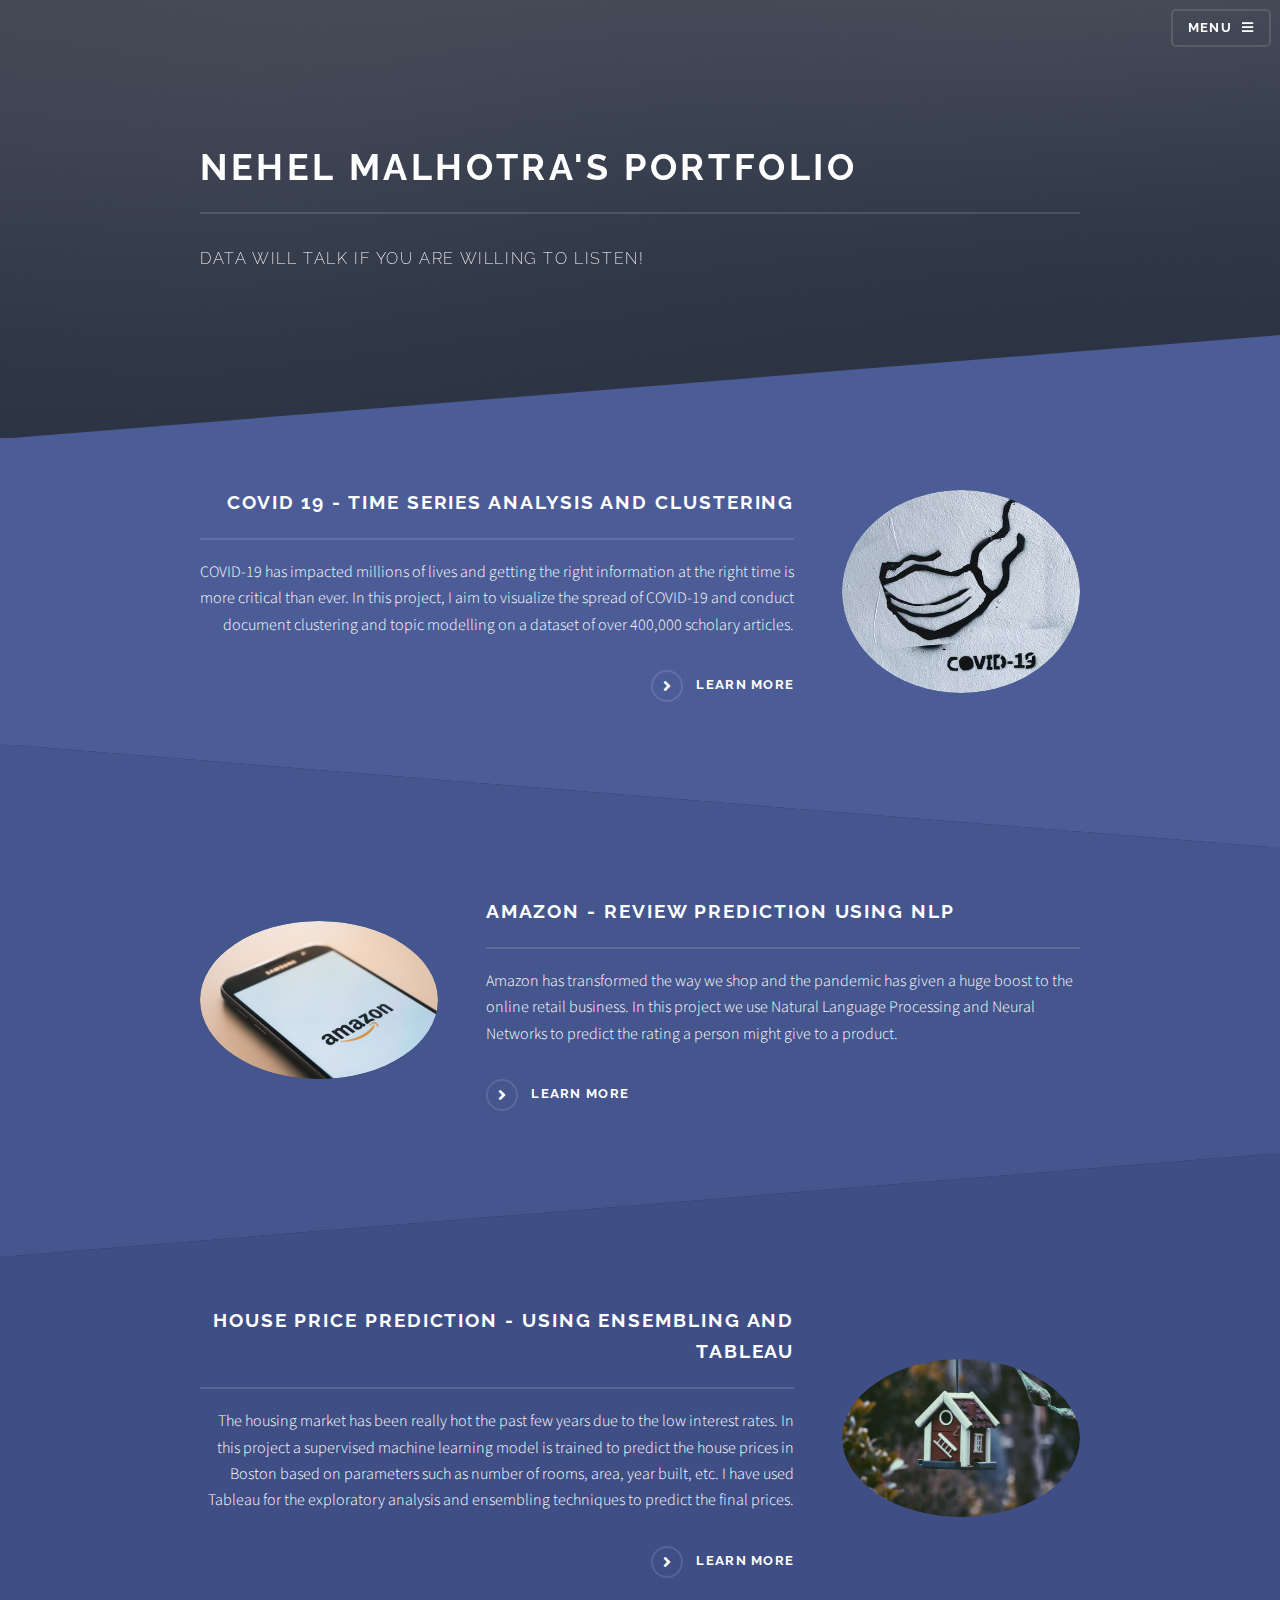
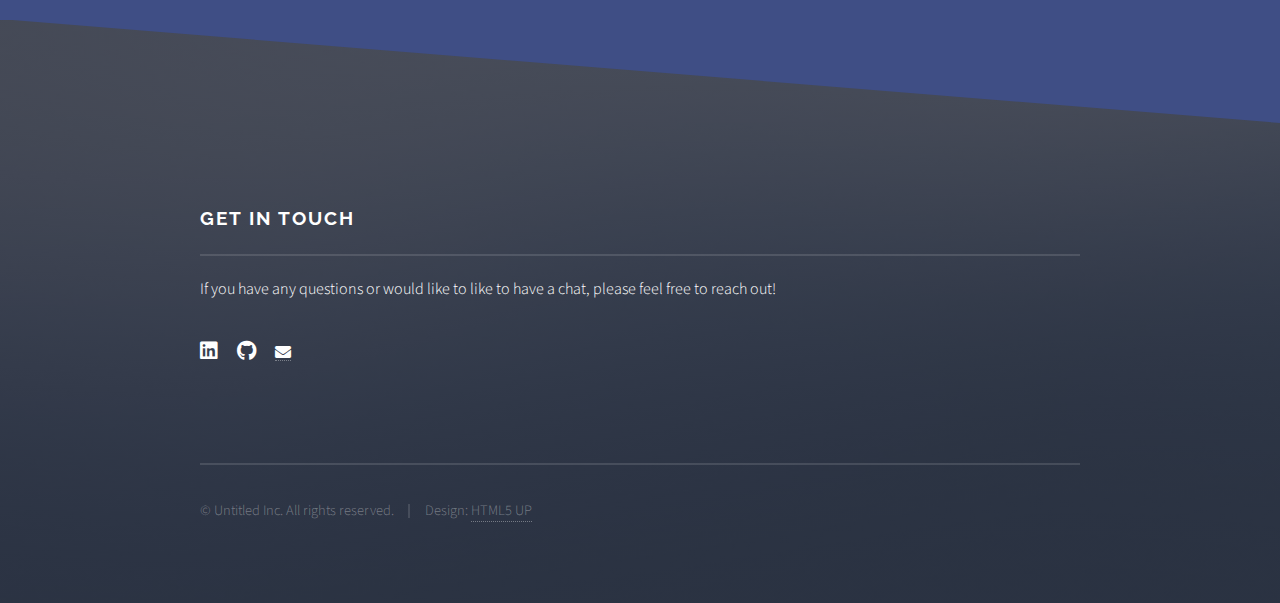
<file: index.html>
<!DOCTYPE HTML>
<!--
	Solid State by HTML5 UP
	html5up.net | @ajlkn
	Free for personal and commercial use under the CCA 3.0 license (html5up.net/license)
-->
<html>
	<head>
		<!-- Global site tag (gtag.js) - Google Analytics -->
		<script async src="https://www.googletagmanager.com/gtag/js?id=UA-143521522-1"></script>
		<script>
		  window.dataLayer = window.dataLayer || [];
		  function gtag(){dataLayer.push(arguments);}
		  gtag('js', new Date());

		  gtag('config', 'UA-143521522-1');
		</script>
		<link rel="icon" href="favicon.png">
		<title>Nehel's Project Portfolio</title>
		<meta charset="utf-8" />
		
		<meta name="viewport" content="width=device-width, initial-scale=1, user-scalable=no" />
		<link rel="stylesheet" href="assets/css/main.css" />
		<noscript><link rel="stylesheet" href="assets/css/noscript.css" /></noscript>
	</head>
	<body class="is-preload">

		<!-- Page Wrapper -->
			<div id="page-wrapper">

				<!-- Header -->
					<header id="header" class="alt">
						<h1><a href="index.html">NM</a></h1>
						<nav>
							<a href="#menu">Menu</a>
						</nav>
					</header>

				<!-- Menu -->
					<nav id="menu">
						<div class="inner">
							<h2>Menu</h2>
							<ul class="links">
								<li><a href="index.html">Home</a></li>
								<li><a href="projects.html">Projects</a></li>
								<li><a href="aboutme.html">About Me</a></li>
							</ul>
							<ul class="icons">
								<li><a href="https://www.linkedin.com/in/nehel/" class="icon brands fa-linkedin"><span class="label">LinkedIn</span></a></li>
								<li><a href="https://github.com/nehelmalhotra" class="icon brands fa-github"><span class="label">GitHub</span></a></li>
								<li><a href="mailto:malhotranehel@gmail.com" class="fas fa-envelope"><span class="label"></span></a></li>
							</ul>
							<a href="#" class="close">Close</a>
						</div>
					</nav>
				
				<!-- Banner -->
					<section id="banner">
						<div class="inner">
							<i class="fa fa-pie-chart" style="font-size:24px"></i>
							<h2>Nehel Malhotra's Portfolio</h2>
							<p>Data will talk if you are willing to listen!</p>
						</div>
					</section>

				<!-- Wrapper -->
					<section id="wrapper">
						<!-- One -->
							<section id="one" class="wrapper spotlight style1">
								<div class="inner">
									<a href="#" class="image"><img src="images/covid_title_page.jpg" alt="" /></a>
									<div class="content">
										<h2 class="major">COVID 19 - Time series analysis and clustering</h2>
										<p>COVID-19 has impacted millions of lives and getting the right information at the right time is more critical than ever. In this project, I aim to visualize the spread of COVID-19 and conduct document clustering and topic modelling on a dataset of over 400,000 scholary articles.</p>
										<a href="covid.html" class="special">Learn more</a>
									</div>
								</div>
							</section>

						<!-- Two -->
							<section id="two" class="wrapper alt spotlight style2">
								<div class="inner">
									<a href="#" class="image"><img src="images/amazon_title_page.jpg" alt="" /></a>
									<div class="content">
										<h2 class="major">Amazon - Review prediction using NLP</h2>
										<p>Amazon has transformed the way we shop and the pandemic has given a huge boost to the online retail business. In this project we use Natural Language Processing and Neural Networks to predict the rating a person might give to a product. </p>
										<a href="amazon.html"  class="special">Learn more</a>
									</div>
								</div>
							</section>

						<!-- Three -->
							<section id="three" class="wrapper spotlight style3">
								<div class="inner">
									<a href="#" class="image"><img src="images/housing_title.jpg" alt="" /></a>
									<div class="content">
										<h2 class="major">House Price Prediction - Using ensembling and Tableau </h2>
										<p>The housing market has been really hot the past few years due to the low interest rates. In this project a supervised machine learning model is trained to predict the house prices in Boston based on parameters such as number of rooms, area, year built, etc. I have used Tableau for the exploratory analysis and ensembling techniques to predict the final prices.</p>
										<a href="housing.html" class="special">Learn more</a>
									</div>
								</div>
							</section>
				</section>

				<!-- Footer -->
					<section id="footer">
						<div class="inner">
							<h2 class="major">Get in touch</h2>
							<p>If you have any questions or would like to like to have a chat, please feel free to reach out!</p>
							<ul class="icons">
								<li><a href="https://www.linkedin.com/in/nehel/" class="icon brands fa-linkedin"><span class="label">LinkedIn</span></a></li>
								<li><a href="https://github.com/nehelmalhotra" class="icon brands fa-github"><span class="label">GitHub</span></a></li>
								<li><a href="mailto:malhotranehel@gmail.com" class="fas fa-envelope"><span class="label"></span></a></li>
							</ul>
							<ul class="copyright">
								<li>&copy; Untitled Inc. All rights reserved.</li><li>Design: <a href="https://html5up.net">HTML5 UP</a></li>
							</ul>
						</div>
					</section>

			</div>

		<!-- Scripts -->
			<script src="assets/js/jquery.min.js"></script>
			<script src="assets/js/jquery.scrollex.min.js"></script>
			<script src="assets/js/browser.min.js"></script>
			<script src="assets/js/breakpoints.min.js"></script>
			<script src="assets/js/util.js"></script>
			<script src="assets/js/main.js"></script>

	</body>
</html>
</file>
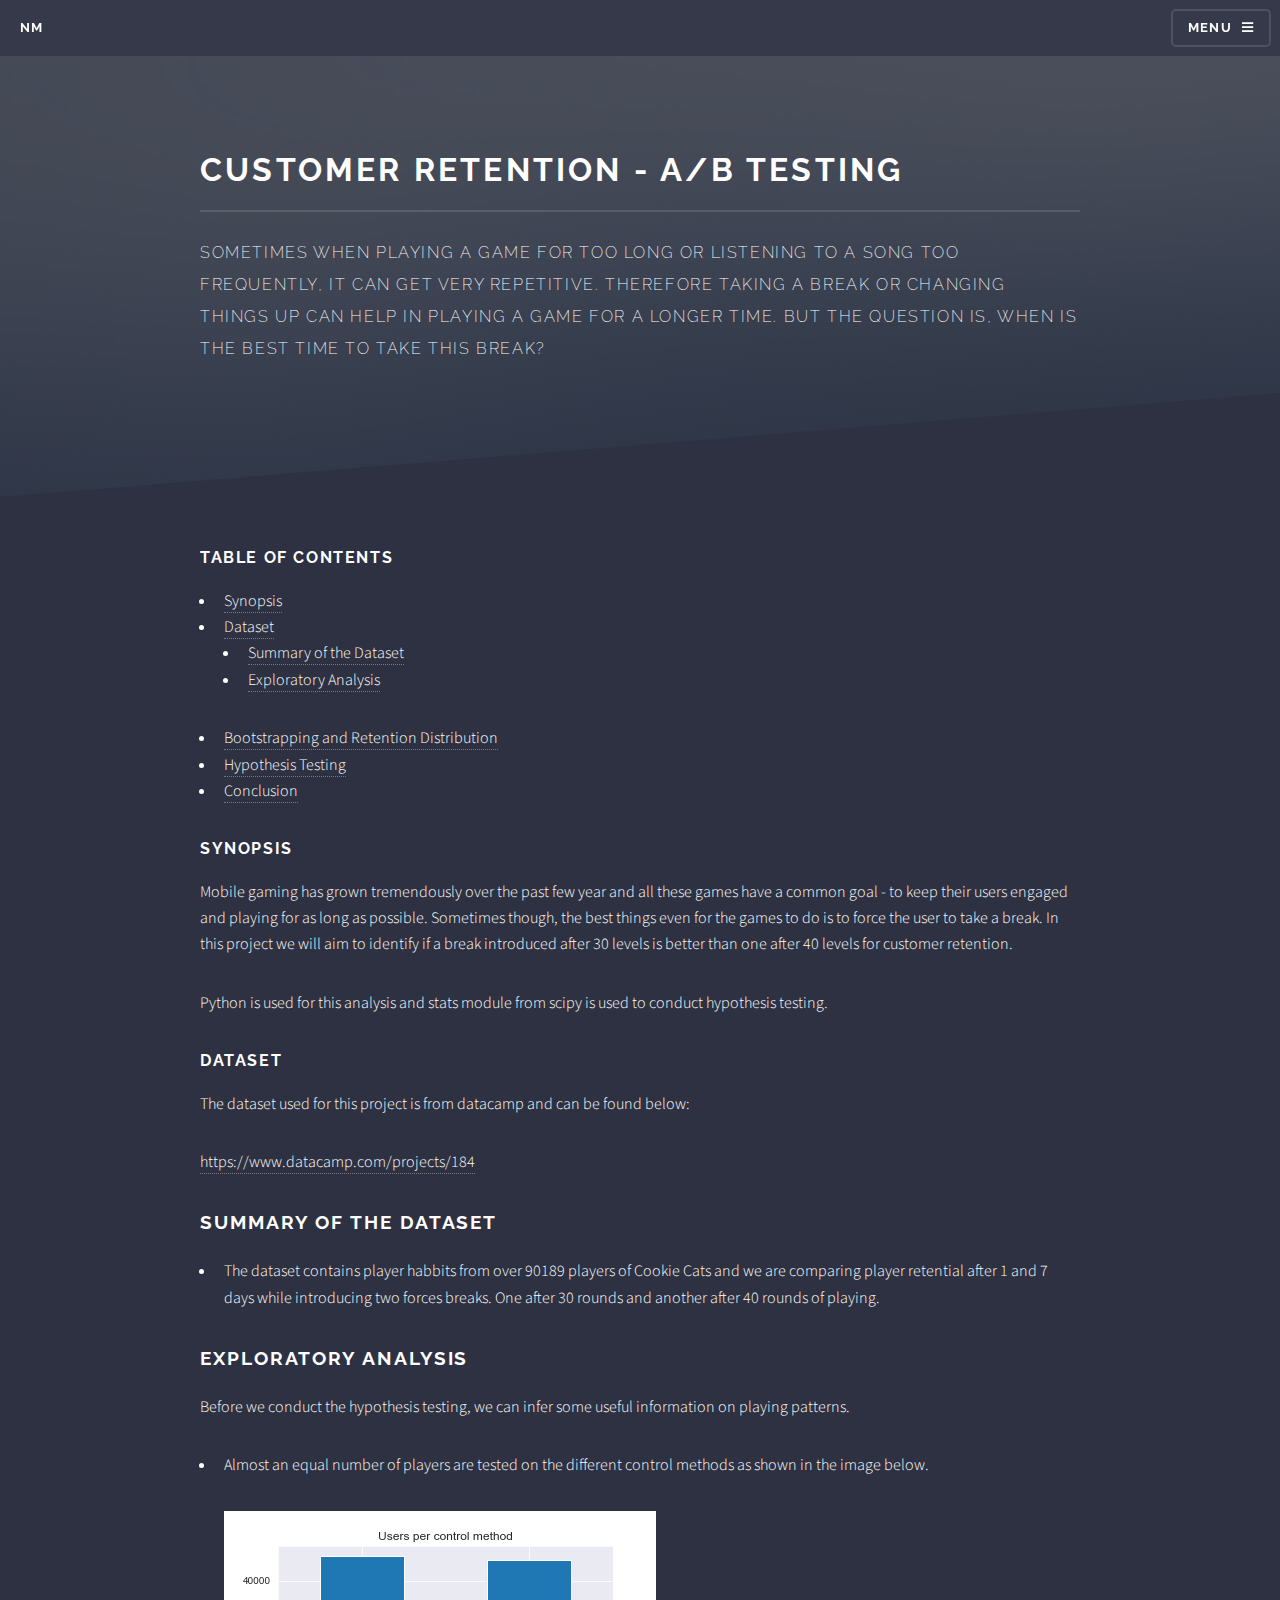
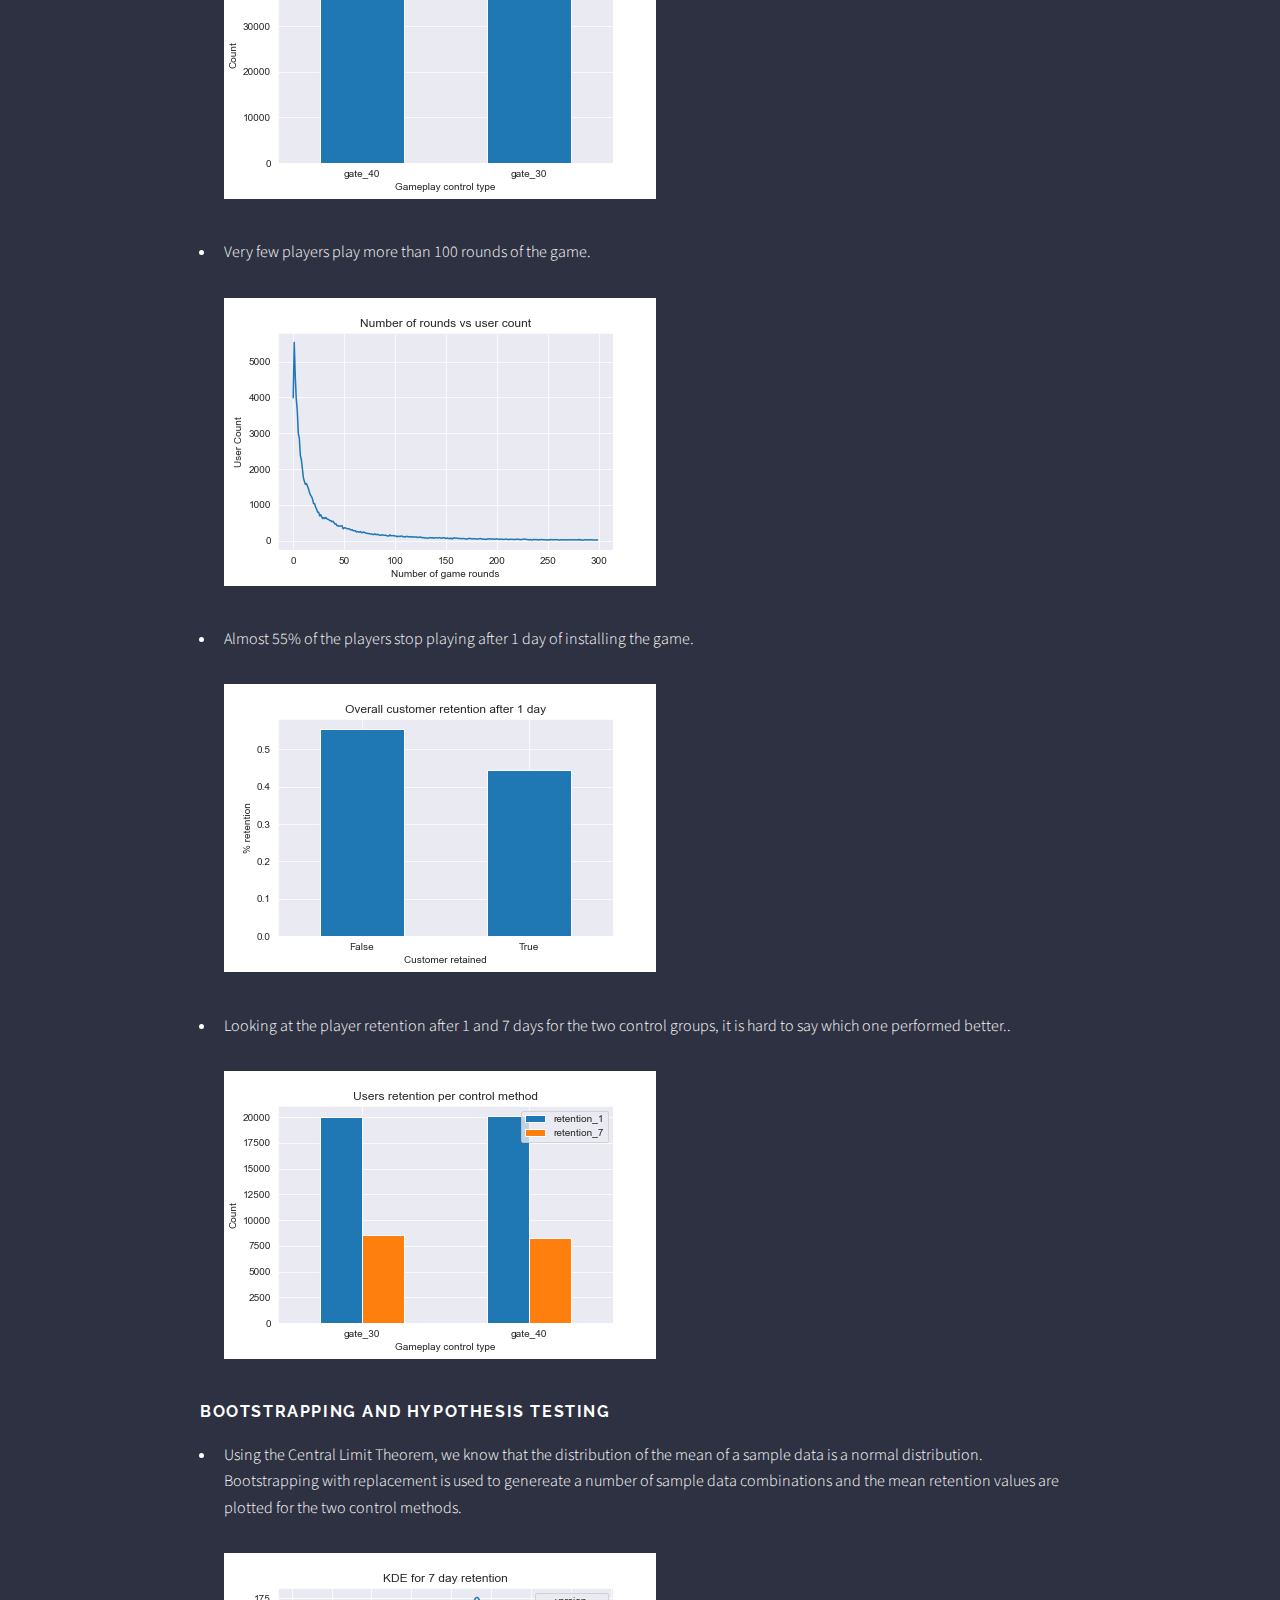
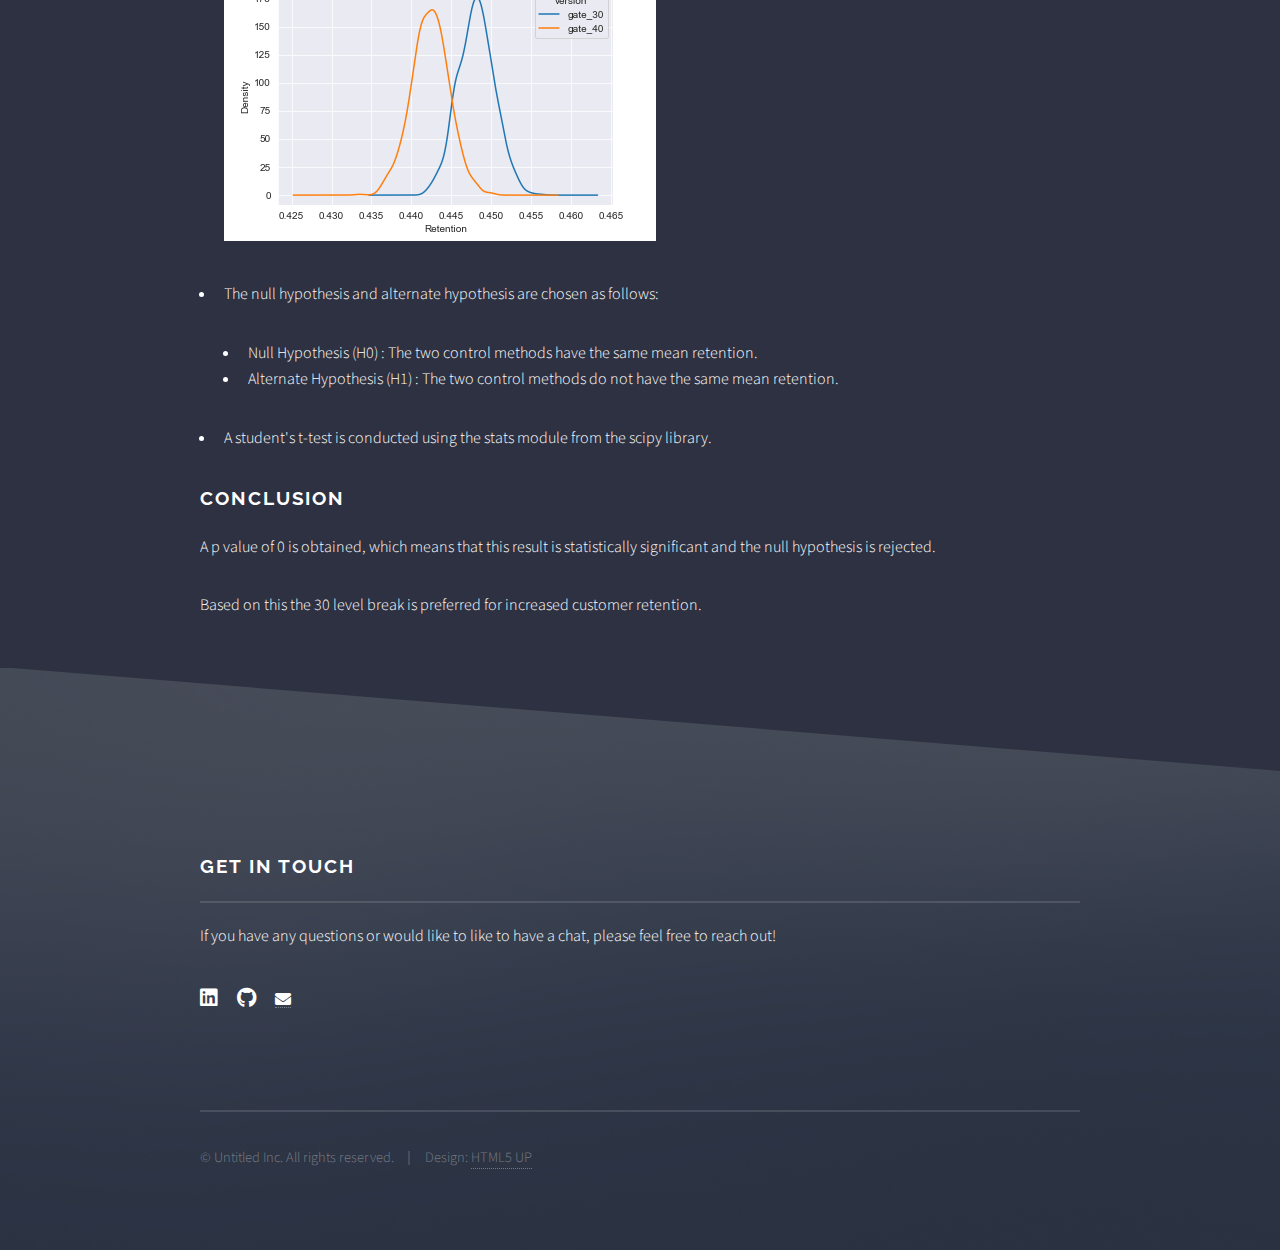
<file: ab-testing.html>
<!DOCTYPE HTML>
<!--
	Solid State by HTML5 UP
	html5up.net | @ajlkn
	Free for personal and commercial use under the CCA 3.0 license (html5up.net/license)
-->
<html>
	<head>
		<title>A/B Testing</title>
		<meta charset="utf-8" />
		<link rel="icon" href="favicon.png">
		<meta name="viewport" content="width=device-width, initial-scale=1, user-scalable=no" />
		<link rel="stylesheet" href="assets/css/main.css" />
		<noscript><link rel="stylesheet" href="assets/css/noscript.css" /></noscript>
	</head>
	<body class="is-preload">

		<!-- Page Wrapper -->
			<div id="page-wrapper">

				<!-- Header -->
					<header id="header">
						<h1><a href="index.html">NM</a></h1>
						<nav>
							<a href="#menu">Menu</a>
						</nav>
					</header>

				<!-- Menu -->
					<nav id="menu">
						<div class="inner">
							<h2>Menu</h2>
							<ul class="links">
								<li><a href="index.html">Home</a></li>
								<li><a href="projects.html">Projects</a></li>
								<li><a href="aboutme.html">About Me</a></li>
							<!--	<li><a href="elements.html">Elements</a></li> -->
							</ul>
							<a href="#" class="close">Close</a>
						</div>
					</nav>

				<!-- Wrapper -->
					<section id="wrapper">
						<header>
							<div class="inner">
								<h2>Customer Retention - A/B Testing</h2>
								<p>Sometimes when playing a game for too long or listening to a song too frequently, it can get very repetitive. 
                                    Therefore taking a break or changing things up can help in playing a game for a longer time. But the question is, when is the best time to take this break?</p>
							</div>
						</header>

						<!-- Content -->
							<div class="wrapper">
								<div class="inner">
							<h1 id="table-of-contents-omit-in-toc-">Table of Contents <!-- omit in toc --></h1>
              
              <ul>
               <li><a href="#synopsis">Synopsis</a></li>
               <li><a href="#dataset">Dataset</a>
                <ul>
                  <li><a href="#summary-of-the-dataset">Summary of the Dataset</a></li>
                  <li><a href="#eda">Exploratory Analysis</a></li>
                </ul></li>
              <li><a href="#bootstrapping">Bootstrapping and Retention Distribution</a></li>
              <li><a href="#hypothesis">Hypothesis Testing</a></li>
              <li><a href="#conclusion">Conclusion</a></li>
              </ul>
              
              <h1 id="synopsis-a-name-synopsis-a-">Synopsis <a name="synopsis"></a></h1>
                <p>Mobile gaming has grown tremendously over the past few year and all these games have a common goal - to keep their users engaged and playing for as long as possible. Sometimes though, the best things even for the games to do is to force the user to take a break. In this project we will aim to identify if a break introduced after 30 levels is better than one after 40 levels for customer retention.</p>
                <p>Python is used for this analysis and stats module from scipy is used to conduct hypothesis testing. </p>
                
              <h1 id="dataset-a-name-dataset-a-">Dataset <a name="dataset"></a></h1>
                <p>The dataset used for this project is from datacamp and can be found below: </p>
                <p><a href="https://www.datacamp.com/projects/184">https://www.datacamp.com/projects/184</a></p>
              
              <h2 id="summary-of-the-dataset-a-name-summary-of-the-dataset-a-">Summary of the Dataset <a name="summary-of-the-dataset"></a></h2>
              
              <ul>
                <li>The dataset contains player habbits from over 90189 players of Cookie Cats and we are comparing player retential after 1 and 7 days while introducing two forces breaks. One after 30 rounds and another after 40 rounds of playing.</li>
              </ul>

              <h2 id="exploratory-analysis-a-name-eda-a-">Exploratory Analysis <a name="eda"></a></h2>
              
              <p>Before we conduct the hypothesis testing, we can infer some useful information on playing patterns.
              <ul>

             <li>
                <p>Almost an equal number of players are tested on the different control methods as shown in the image below.</p>
                <p><img src="images/User_per_group.png" alt="Control_Number"></p>
              </li>

              <li>
                  <p>Very few players play more than 100 rounds of the game. </p>
                  <p><img src="images/games_vs_users.png" alt="Games_Played"></p>
                
              </ul>
              <ul>
              <li><p>Almost 55% of the players stop playing after 1 day of installing the game. </p>
              <p><img src="images/1_day_retention.png" alt="One_Day_Retention"></p>
              </li>
              <li><p>Looking at the player retention after 1 and 7 days for the two control groups, it is hard to say which one performed better.. </p>
              <p><img src="images/User_retention_control_methods.png" alt="Retention"></p>
              </li>
              </ul>
              <h1 id="bootstrapping-and-hypothesis-testing-a-name-bootstrapping-a-">Bootstrapping and Hypothesis Testing <a name="bootstrapping"></a></h1>
              <ul>
              <li><p>Using the Central Limit Theorem, we know that the distribution of the mean of a sample data is a normal distribution. Bootstrapping with replacement is used to genereate a number of sample data combinations and the mean retention values are plotted for the two control methods.</p>
              <p><img src="images/mean_retention_distribution7.png" alt="Retention_bootstrapping"></p>
              </li>
              <li><p>The null hypothesis and alternate hypothesis are chosen as follows:</p>
              <ul>
              <li>Null Hypothesis (H0) : The two control methods have the same mean retention.  </li>
              <li>Alternate Hypothesis (H1) : The two control methods do not have the same mean retention.  </li>
              </ul>
              </li>
              <li><p>A student&#39;s t-test is conducted using the stats module from the scipy library.</p>
              </li>
              </ul>
              <h2 id="conclusion-a-name-conclusion-a-">Conclusion <a name="conclusion"></a></h2>
              <p>A p value of 0 is obtained, which means that this result is statistically significant and the null hypothesis is rejected. </p>
              <p>Based on this the 30 level break is preferred for increased customer retention. </p>

					</section>

				<!-- Footer -->
					<section id="footer">
						<div class="inner">
							<h2 class="major">Get in touch</h2>
							<p>If you have any questions or would like to like to have a chat, please feel free to reach out!</p>
							<ul class="icons">
								<li><a href="https://www.linkedin.com/in/nehel/" class="icon brands fa-linkedin"><span class="label">LinkedIn</span></a></li>
								<li><a href="https://github.com/nehelmalhotra" class="icon brands fa-github"><span class="label">GitHub</span></a></li>
								<li><a href="mailto:malhotranehel@gmail.com" class="fas fa-envelope"><span class="label"></span></a></li>
							</ul>
							<ul class="copyright">
								<li>&copy; Untitled Inc. All rights reserved.</li><li>Design: <a href="https://html5up.net">HTML5 UP</a></li>
							</ul>
						</div>
					</section>

			</div>

		<!-- Scripts -->
			<script src="assets/js/jquery.min.js"></script>
			<script src="assets/js/jquery.scrollex.min.js"></script>
			<script src="assets/js/browser.min.js"></script>
			<script src="assets/js/breakpoints.min.js"></script>
			<script src="assets/js/util.js"></script>
			<script src="assets/js/main.js"></script>

	</body>
</html>
</file>
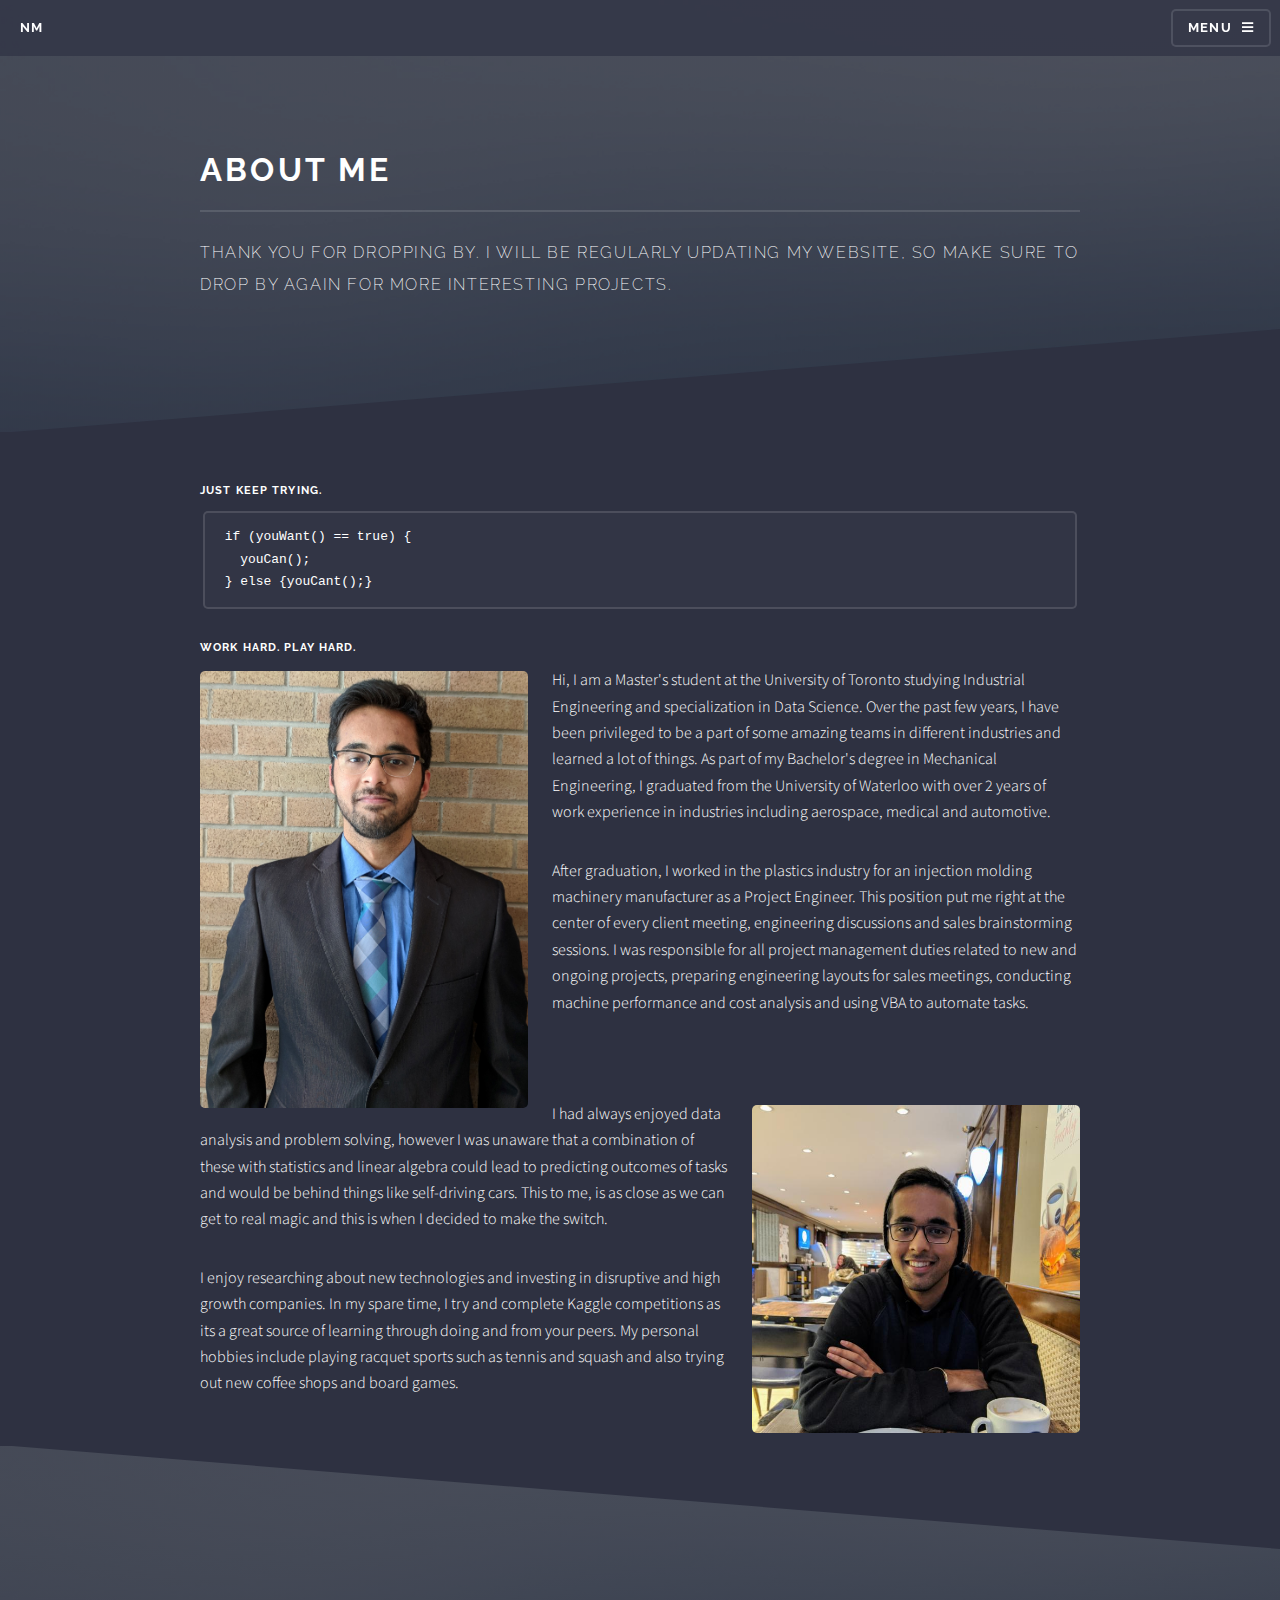
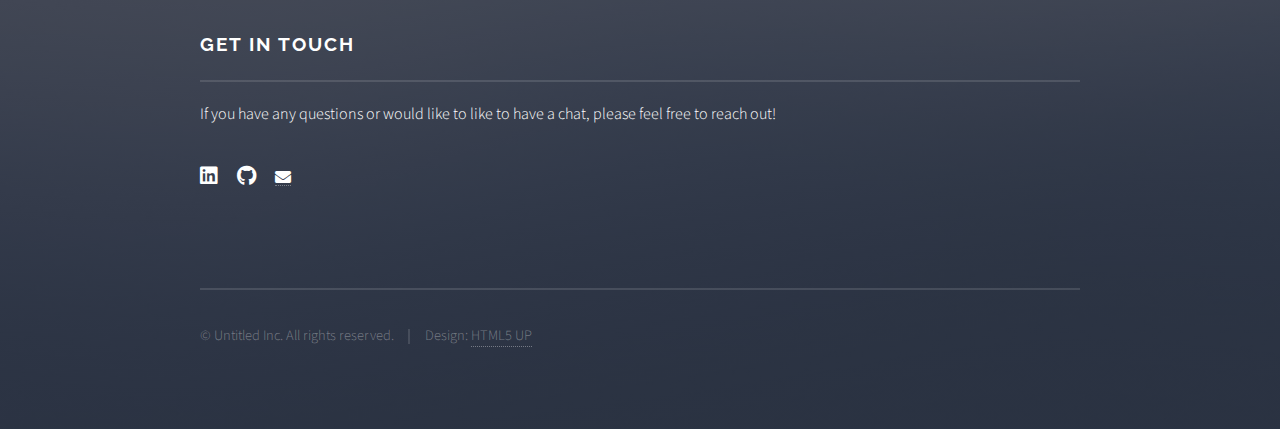
<file: aboutme.html>
<!DOCTYPE HTML>
<!--
	Solid State by HTML5 UP
	html5up.net | @ajlkn
	Free for personal and commercial use under the CCA 3.0 license (html5up.net/license)
-->
<html>
	<head>
		<title>About Me</title>
		<meta charset="utf-8" />
		<link rel="icon" href="favicon.png">
		<meta name="viewport" content="width=device-width, initial-scale=1, user-scalable=no" />
		<link rel="stylesheet" href="assets/css/main.css" />
		<noscript><link rel="stylesheet" href="assets/css/noscript.css" /></noscript>
	</head>
	<body class="is-preload">

		<!-- Page Wrapper -->
			<div id="page-wrapper">

				<!-- Header -->
					<header id="header">
						<h1><a href="index.html">NM</a></h1>
						<nav>
							<a href="#menu">Menu</a>
						</nav>
					</header>

				<!-- Menu -->
					<nav id="menu">
						<div class="inner">
							<h2>Menu</h2>
							<ul class="links">
								<li><a href="index.html">Home</a></li>
								<li><a href="projects.html">Projects</a></li>
								<li><a href="aboutme.html">About Me</a></li>
							</ul>
							<a href="#" class="close">Close</a>
						</div>
					</nav>

				<!-- Wrapper -->
					<section id="wrapper">
						<header>
							<div class="inner">
								<h2>About Me</h2>
								<p>Thank you for dropping by. I will be regularly updating my website, so make sure to drop by again for more interesting projects.</p>
							</div>
						</header>

						<!-- Content -->
							<div class="wrapper">
								<div class="inner">

									<section>

										<h4>Just keep trying.</h4>
										<pre><code>if (youWant() == true) {
  youCan();
} else {youCant();}</code></pre>
									</section>
									
									<section>
										<h4>Work Hard. Play Hard.</h4>
										<p><span class="image left"><img src="images/formal.jpg" alt="" /></span>Hi, I am a Master's student at the University of Toronto studying Industrial Engineering and specialization in Data Science. Over the past few years, I have been privileged to be a part of some amazing teams in different industries and learned a lot of things. As part of my Bachelor's degree in Mechanical Engineering, I graduated from the University of Waterloo with over 2 years of work experience in industries including aerospace, medical and automotive.</p>

<p>After graduation, I worked in the plastics industry for an injection molding machinery manufacturer as a Project Engineer. This position put me right at the center of every client meeting, engineering discussions and sales brainstorming sessions. I was responsible for all project management duties related to new and ongoing projects, preparing engineering layouts for sales meetings, conducting machine performance and cost analysis and using VBA to automate tasks. </p>
<br>
<br>
										<p><span class="image right"><img src="images/casual.jpg" alt="" /></span>I had always enjoyed data analysis and problem solving, however I was unaware that a combination of these with statistics and linear algebra could lead to predicting outcomes of tasks and would be behind things like self-driving cars. This to me, is as close as we can get to real magic and this is when I decided to make the switch.</p>
											<p>I enjoy researching about new technologies and investing in disruptive and high growth companies. In my spare time, I try and complete Kaggle competitions as its a great source of learning through doing and from your peers. My personal hobbies include playing racquet sports such as tennis and squash and also trying out new coffee shops and board games. </p>
									</section>
								</div>
							</div>

					</section>

				<!-- Footer -->
					<section id="footer">
						<div class="inner">
							<h2 class="major">Get in touch</h2>
							<p>If you have any questions or would like to like to have a chat, please feel free to reach out!</p>
							<ul class="icons">
								<li><a href="https://www.linkedin.com/in/nehel/" class="icon brands fa-linkedin"><span class="label">LinkedIn</span></a></li>
								<li><a href="https://github.com/nehelmalhotra" class="icon brands fa-github"><span class="label">GitHub</span></a></li>
								<li><a href="mailto:malhotranehel@gmail.com" class="fas fa-envelope"><span class="label"></span></a></li>
							</ul>
							<ul class="copyright">
								<li>&copy; Untitled Inc. All rights reserved.</li><li>Design: <a href="https://html5up.net">HTML5 UP</a></li>
							</ul>
						</div>
					</section>

			</div>

		<!-- Scripts -->
			<script src="assets/js/jquery.min.js"></script>
			<script src="assets/js/jquery.scrollex.min.js"></script>
			<script src="assets/js/browser.min.js"></script>
			<script src="assets/js/breakpoints.min.js"></script>
			<script src="assets/js/util.js"></script>
			<script src="assets/js/main.js"></script>

	</body>
</html>
</file>
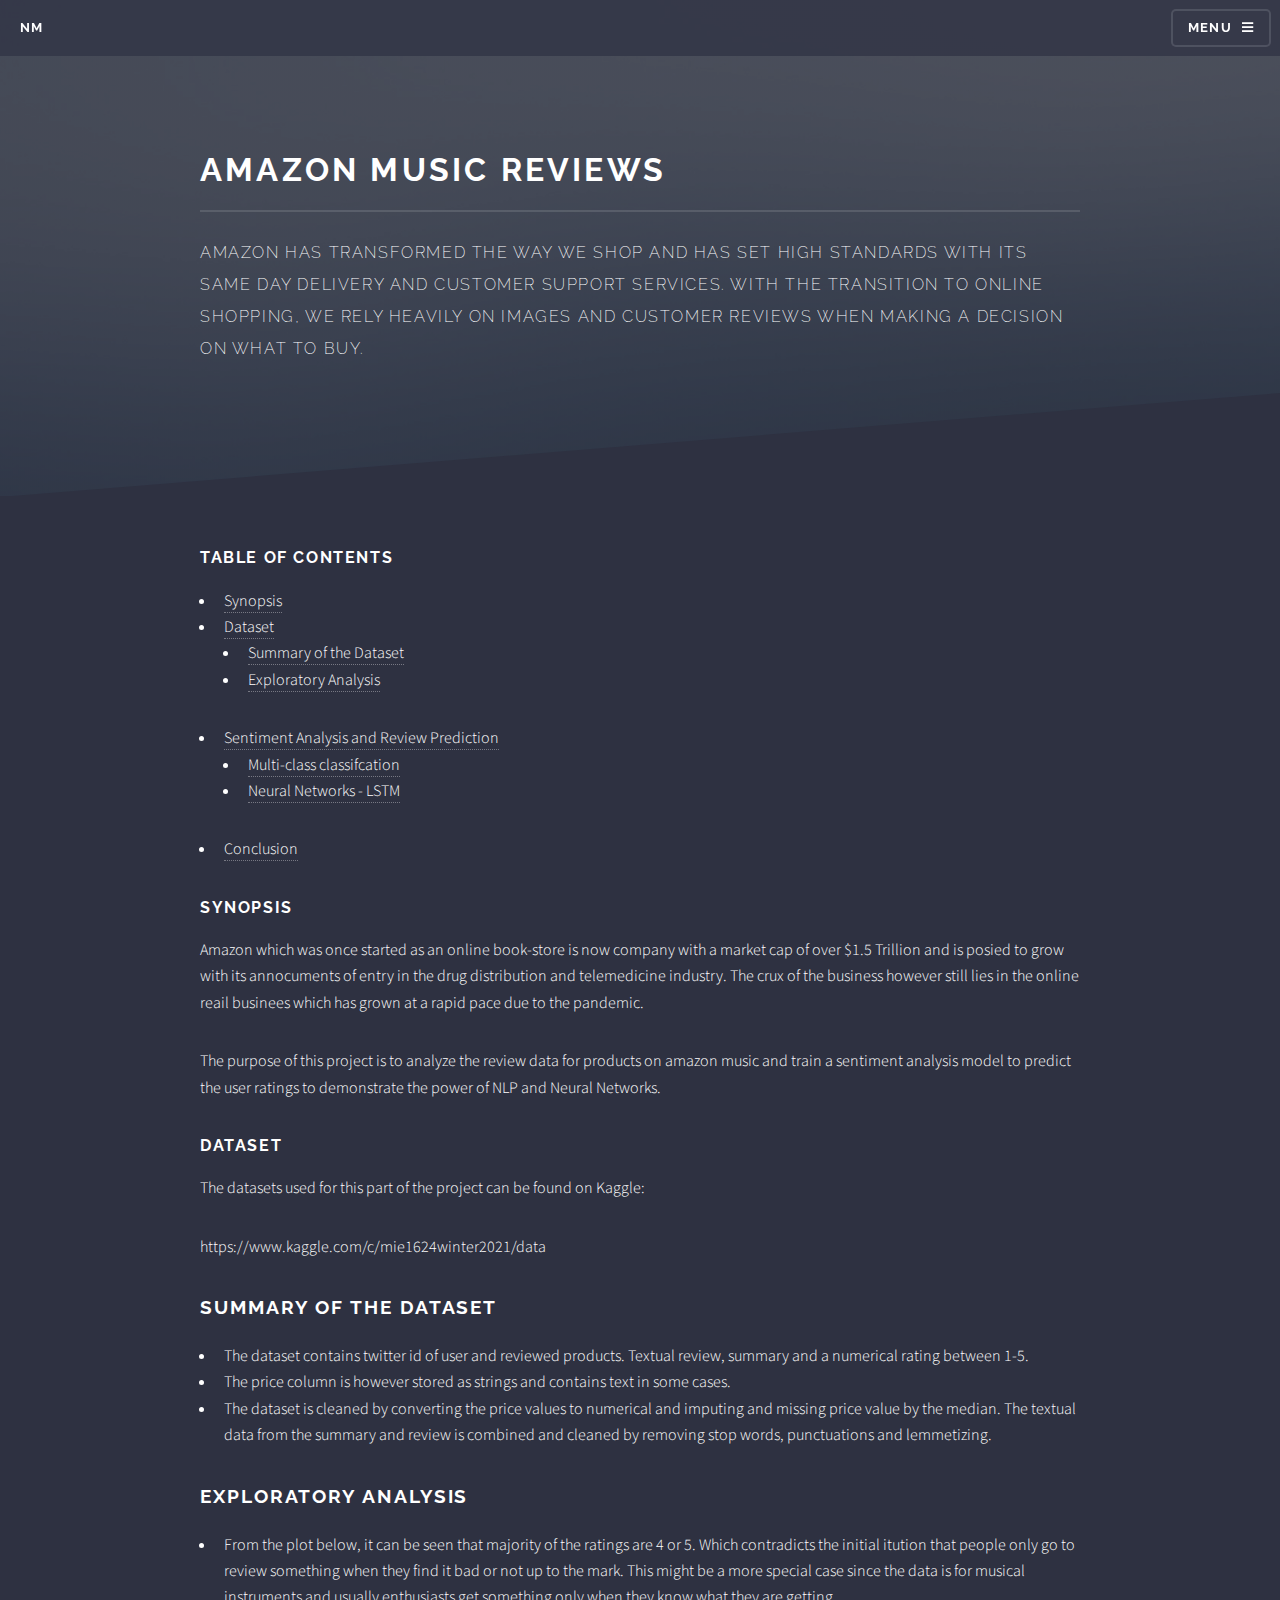
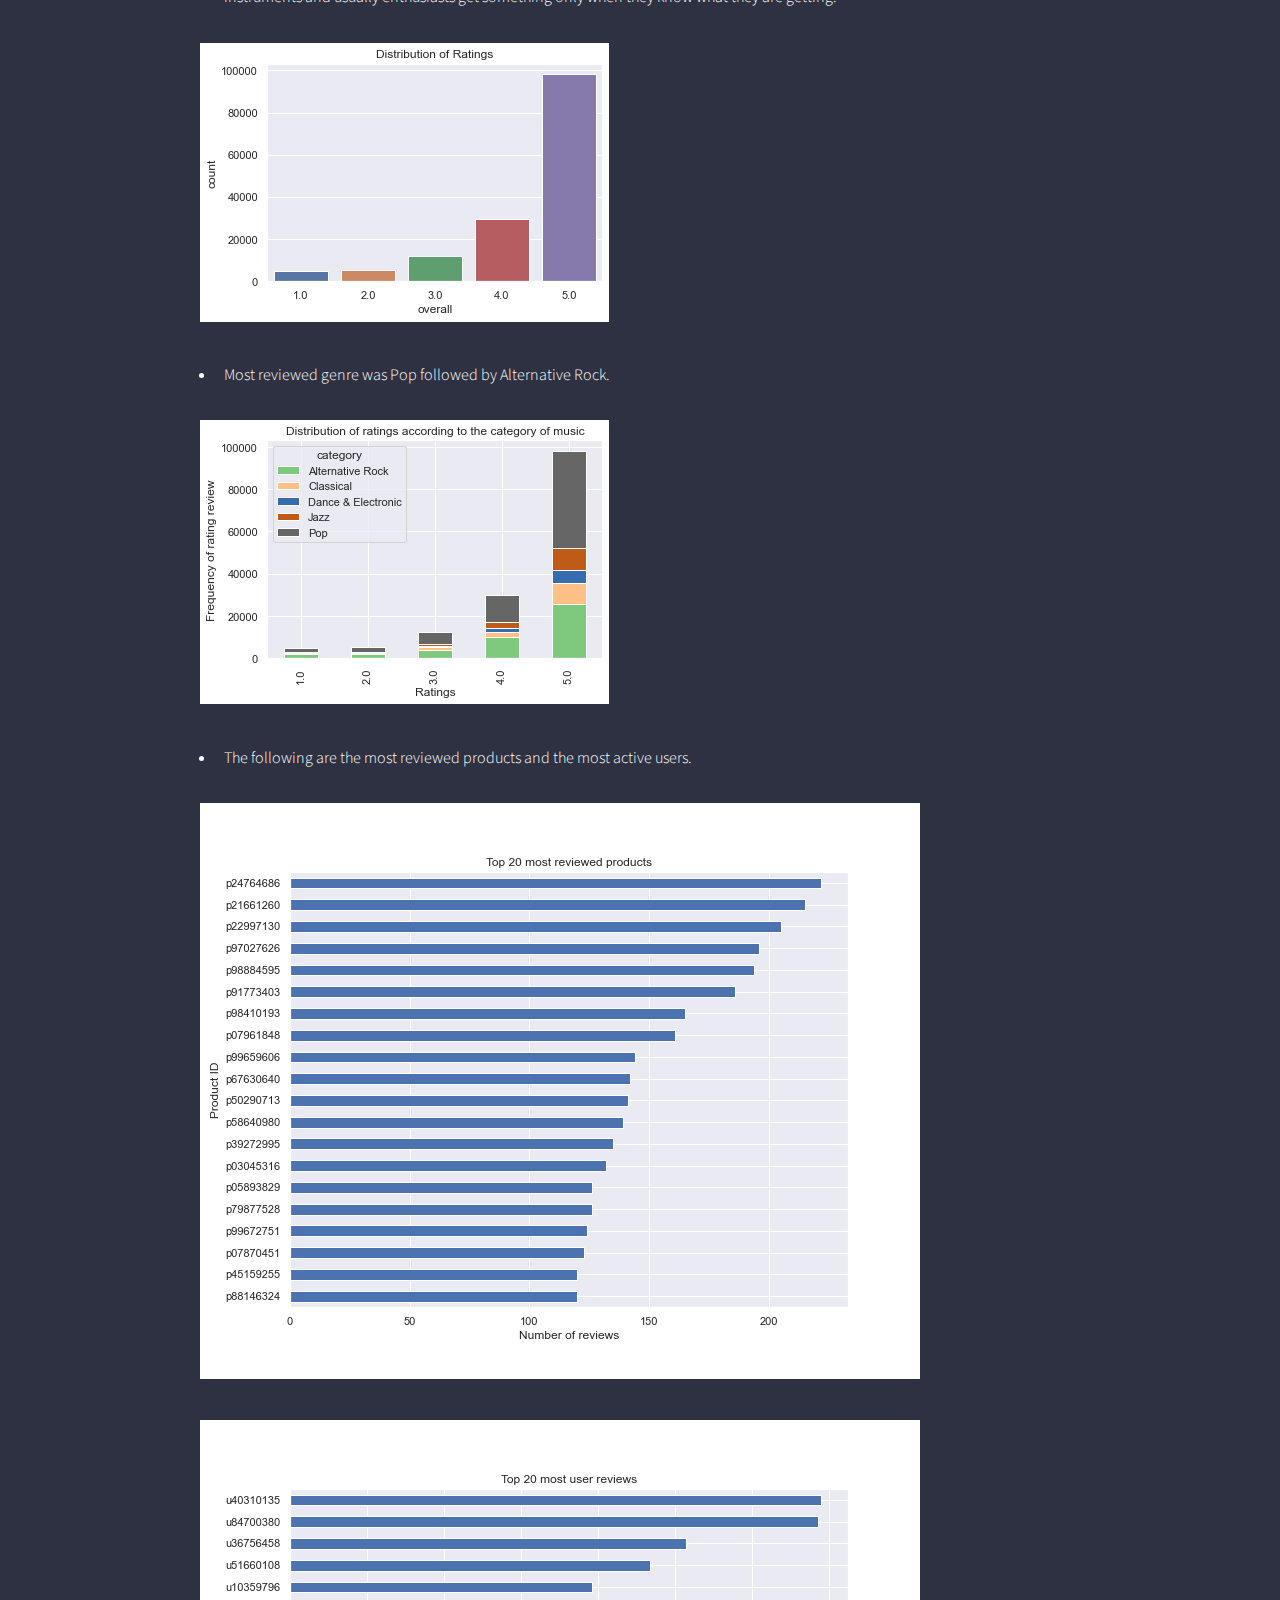
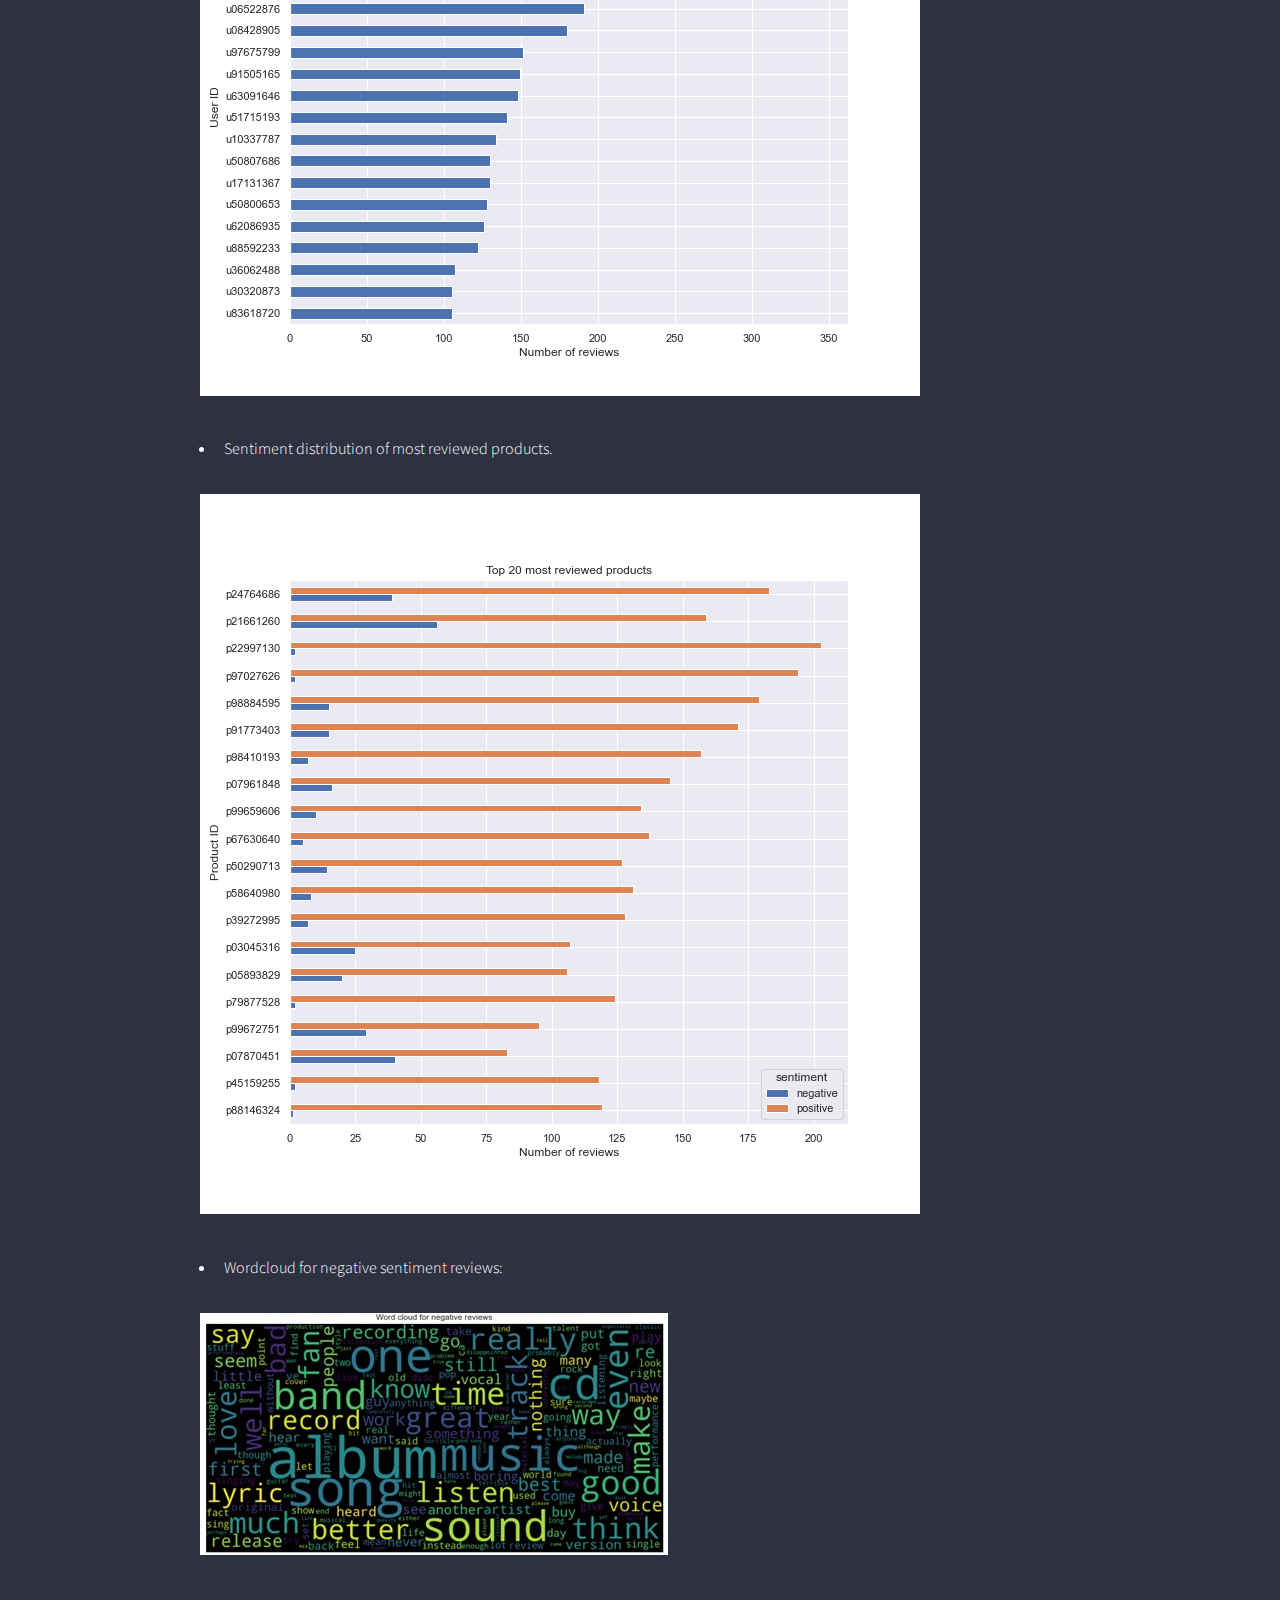
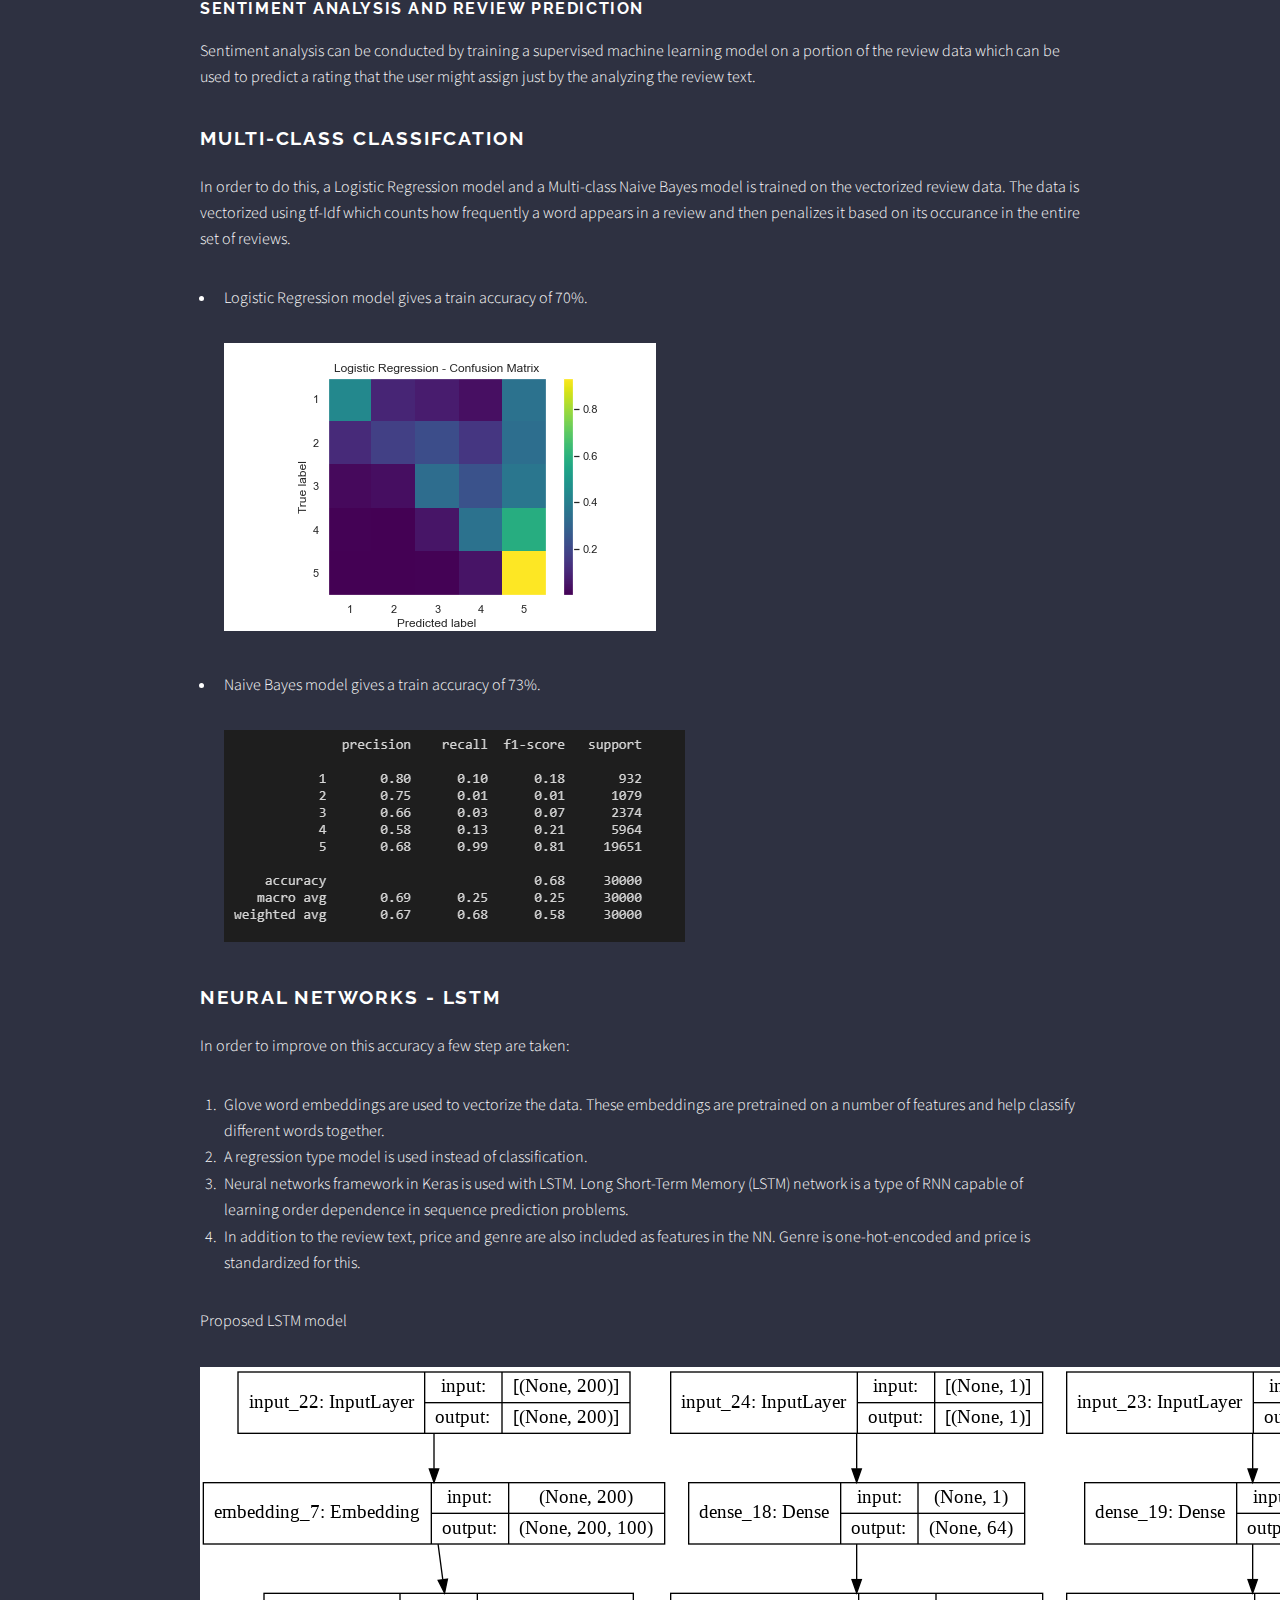
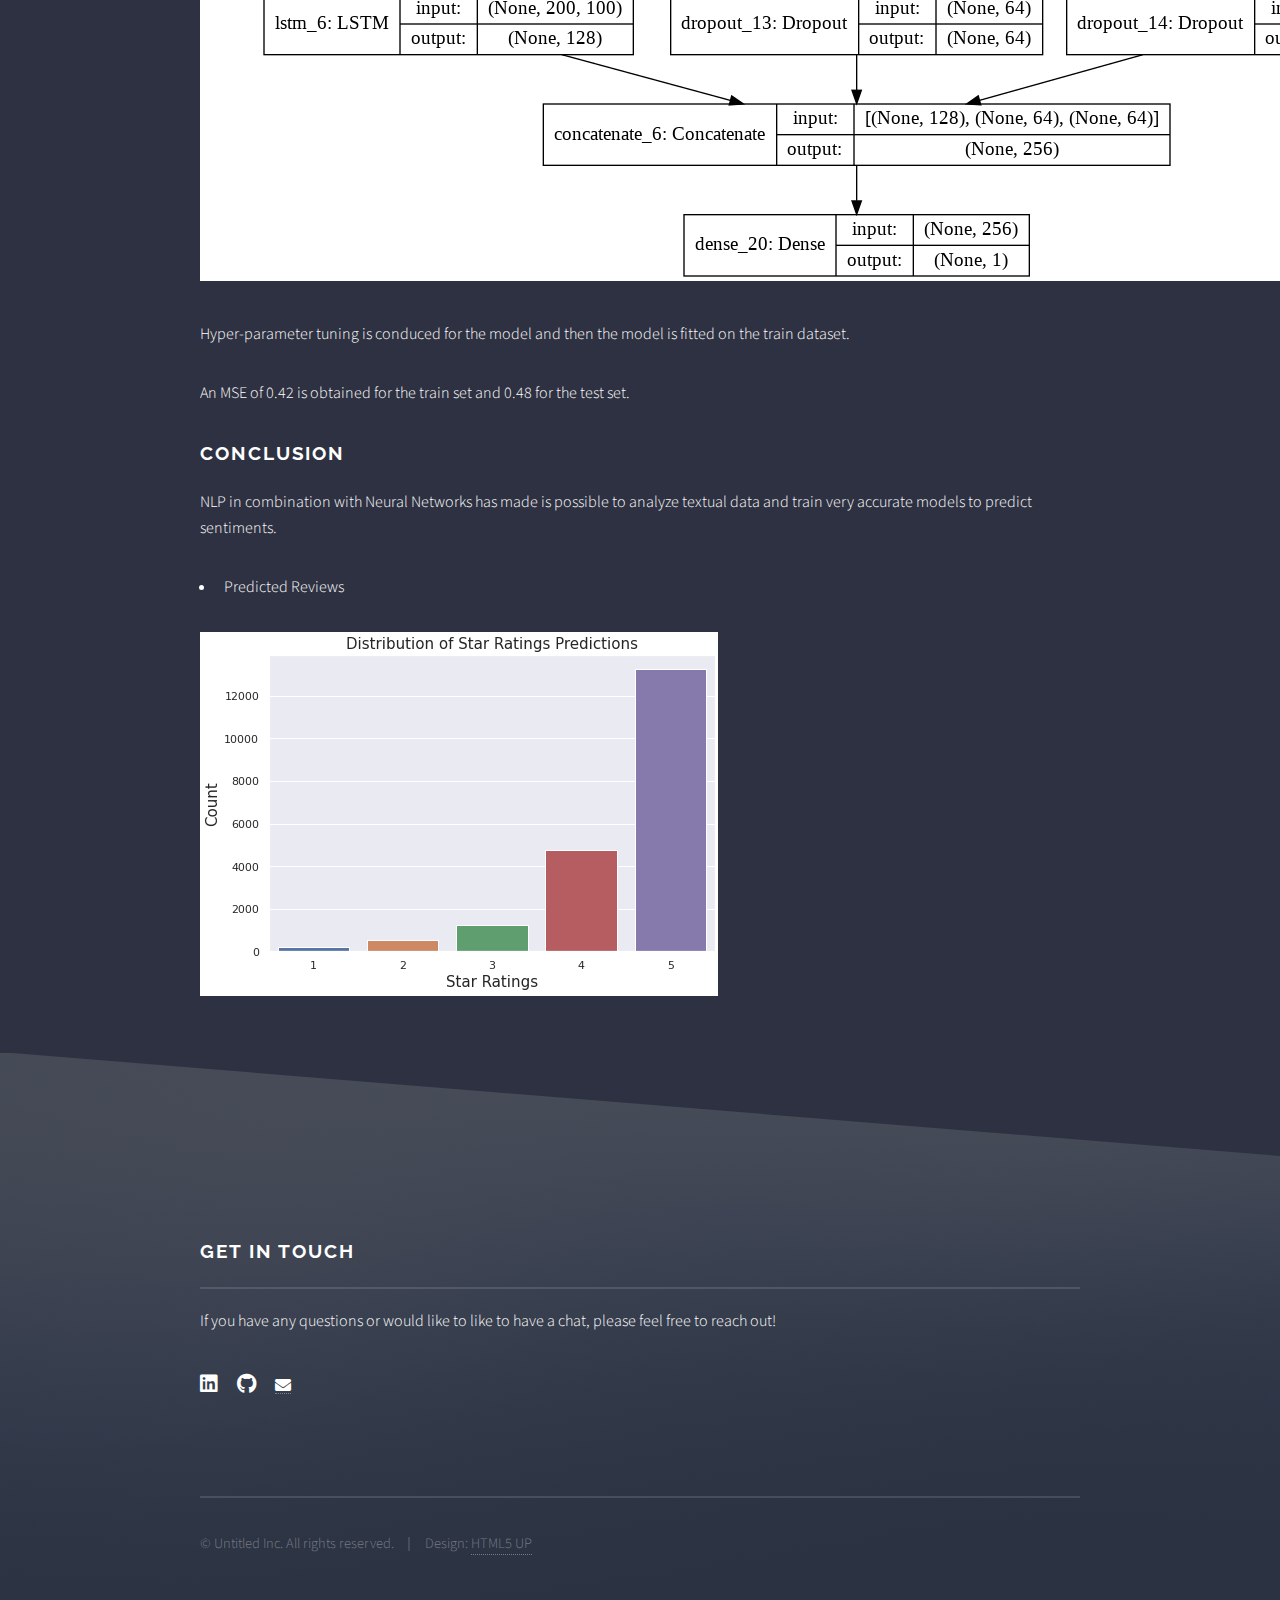
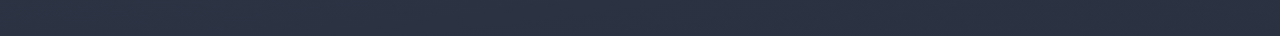
<file: amazon.html>
<!DOCTYPE HTML>
<!--
	Solid State by HTML5 UP
	html5up.net | @ajlkn
	Free for personal and commercial use under the CCA 3.0 license (html5up.net/license)
-->
<html>
	<head>
		<title>Amazon-Music-Reviews</title>
		<meta charset="utf-8" />
		<link rel="icon" href="favicon.png">
		<meta name="viewport" content="width=device-width, initial-scale=1, user-scalable=no" />
		<link rel="stylesheet" href="assets/css/main.css" />
		<noscript><link rel="stylesheet" href="assets/css/noscript.css" /></noscript>
	</head>
	<body class="is-preload">

		<!-- Page Wrapper -->
			<div id="page-wrapper">

				<!-- Header -->
					<header id="header">
						<h1><a href="index.html">NM</a></h1>
						<nav>
							<a href="#menu">Menu</a>
						</nav>
					</header>

				<!-- Menu -->
					<nav id="menu">
						<div class="inner">
							<h2>Menu</h2>
							<ul class="links">
								<li><a href="index.html">Home</a></li>
								<li><a href="projects.html">Projects</a></li>
								<li><a href="aboutme.html">About Me</a></li>
							<!--	<li><a href="elements.html">Elements</a></li> -->
							</ul>
							<a href="#" class="close">Close</a>
						</div>
					</nav>

				<!-- Wrapper -->
					<section id="wrapper">
						<header>
							<div class="inner">
								<h2>Amazon Music Reviews</h2>
								<p>Amazon has transformed the way we shop and has set high standards with its same day delivery and customer support services. With the transition to online shopping, we rely heavily on images and customer reviews when making a decision on what to buy.</p>
							</div>
						</header>

						<!-- Content -->
							<div class="wrapper">
								<div class="inner">
							<h1 id="table-of-contents-">Table of Contents <!-- omit in toc --></h1>

							<ul>
							  <li><a href="#synopsis">Synopsis</a></li>
							  <li><a href="#dataset">Dataset</a>
							    <ul>
							      <li><a href="#summary-of-the-dataset">Summary of the Dataset</a></li>
							      <li><a href="#eda">Exploratory Analysis</a></li>
							    </ul>
							  </li>
							  <li><a href="#sentiment">Sentiment Analysis and Review Prediction</a>
							    <ul>
							      <li><a href="#classification">Multi-class classifcation</a></li>
							      <li><a href="#lstm">Neural Networks - LSTM</a></li>
							    </ul>
							  </li>
							  <li><a href="#conclusion">Conclusion</a></li>
							</ul>

							<h1 id="synopsis-">Synopsis <a name="synopsis"></a></h1>

							<p>Amazon which was once started as an online book-store is now company with a market cap of over $1.5 Trillion and is posied to grow with its annocuments of entry in the drug distribution and telemedicine industry. The crux of the business however still lies in the online reail businees which has grown at a rapid pace due to the pandemic.</p>

							<p>The purpose of this project is to analyze the review data for products on amazon music and train a sentiment analysis model to predict the user ratings to demonstrate the power of NLP and Neural Networks.</p>

							<h1 id="dataset-">Dataset <a name="dataset"></a></h1>

							<p>The datasets used for this part of the project can be found on Kaggle:</p>

							<p>https://www.kaggle.com/c/mie1624winter2021/data</p>

							<h2 id="summary-of-the-dataset-">Summary of the Dataset <a name="summary-of-the-dataset"></a></h2>

							<ul>
							  <li>The dataset contains twitter id of user and reviewed products. Textual review, summary and a numerical rating between 1-5.</li>
							  <li>The price column is however stored as strings and contains text in some cases.</li>
							  <li>The dataset is cleaned by converting the price values to numerical and imputing and missing price value by the median. The textual data from the summary and review is combined and cleaned by removing stop words, punctuations and lemmetizing.</li>
							</ul>

							<h2 id="exploratory-analysis-">Exploratory Analysis <a name="eda"></a></h2>

							<ul>
							  <li>From the plot below, it can be seen that majority of the ratings are 4 or 5. Which contradicts the initial itution that people only go to review something when they find it bad or not up to the mark. This might be a more special case since the data is for musical instruments and usually enthusiasts get something only when they know what they are getting.</li>
							</ul>

							    <p><img src="images/Distribution_of_ratings.png" alt="Overall Ratings" /></p>

							<ul>
							<li>Most reviewed genre was Pop followed by Alternative Rock.</li>
							</ul>
							<p><img src="images/Distribution_of_ratings_category.png" alt="Genre Ratings" /></p>
							
							<ul>		
							<li>The following are the most reviewed products and the most active users.</li>
							</ul>
							
							<p><img src="images/Top_reviewed.png" alt="Most Reviewed" /></p>
							<p><img src="images/Top_reviewers.png" alt="Most Active" /></p>
							
							<ul>	
							<li>Sentiment distribution of most reviewed products.</li>
							</ul>

							<p><img src="images/Top_reviewed_sentiments.png" alt="Most Reviewed Sentiment" /></p>

							<ul>
							  <li>Wordcloud for negative sentiment reviews:</li>
							</ul>
							<p><img src="images/Negative_wordcloud.jpg" alt="Negative Sentiment" /></p>
							

							<h1 id="sentiment-analysis-and-review-prediction-">Sentiment Analysis and Review Prediction <a name="sentiment"></a></h1>

							<p>Sentiment analysis can be conducted by training a supervised machine learning model on a portion of the review data which can be used to predict a rating that the user might assign just by the analyzing the review text.</p>

							<h2 id="multi-class-classifcation-">Multi-class classifcation <a name="classification"></a></h2>

							<p>In order to do this, a Logistic Regression model and a Multi-class Naive Bayes model is trained on the vectorized review data. The data is vectorized using tf-Idf which counts how frequently a word appears in a review and then penalizes it based on its occurance in the entire set of reviews.</p>

							<ul>
							  <li>
							    <p>Logistic Regression model gives a train accuracy of 70%.</p>

							    <p><img src="images/logistic_regression_matrix.png" alt="Regression" /></p>
							  </li>
							  <li>
							    <p>Naive Bayes model gives a train accuracy of 73%.</p>

							    <p><img src="images/naive_bayes.PNG" alt="Bayes" /></p>
							  </li>
							</ul>

							<h2 id="neural-networks---lstm-">Neural Networks - LSTM <a name="classification"></a></h2>

							<p>In order to improve on this accuracy a few step are taken:</p>
							<ol>
							  <li>Glove word embeddings are used to vectorize the data. These embeddings are pretrained on a number of features and help classify different words together.</li>
							  <li>A regression type model is used instead of classification.</li>
							  <li>Neural networks framework in Keras is used with LSTM. Long Short-Term Memory (LSTM) network is a type of RNN capable of learning order dependence in sequence prediction problems.</li>
							  <li>In addition to the review text, price and genre are also included as features in the NN. Genre is one-hot-encoded and price is standardized for this.</li>
							</ol>

							
							<p>Proposed LSTM model</p>
								  
							<p><img src="images/lstm.PNG" alt="LSTM" /><p>
							

							<p>Hyper-parameter tuning is conduced for the model and then the model is fitted on the train dataset.</p>

							<p>An MSE of 0.42 is obtained for the train set and 0.48 for the test set.</p>

							<h2 id="conclusion-">Conclusion <a name="conclusion"></a></h2>

							<p>NLP in combination with Neural Networks has made is possible to analyze textual data and train very accurate models to predict sentiments.</p>

							<ul>
							  <li>Predicted Reviews</li>
							</ul>

							<p><img src="images/Distribution_of_ratings_predicted.PNG" alt="Predicted" /></p>
								</div>
							</div>

					</section>

				<!-- Footer -->
					<section id="footer">
						<div class="inner">
							<h2 class="major">Get in touch</h2>
							<p>If you have any questions or would like to like to have a chat, please feel free to reach out!</p>
							<ul class="icons">
								<li><a href="https://www.linkedin.com/in/nehel/" class="icon brands fa-linkedin"><span class="label">LinkedIn</span></a></li>
								<li><a href="https://github.com/nehelmalhotra" class="icon brands fa-github"><span class="label">GitHub</span></a></li>
								<li><a href="mailto:malhotranehel@gmail.com" class="fas fa-envelope"><span class="label"></span></a></li>
							</ul>
							<ul class="copyright">
								<li>&copy; Untitled Inc. All rights reserved.</li><li>Design: <a href="https://html5up.net">HTML5 UP</a></li>
							</ul>
						</div>
					</section>

			</div>

		<!-- Scripts -->
			<script src="assets/js/jquery.min.js"></script>
			<script src="assets/js/jquery.scrollex.min.js"></script>
			<script src="assets/js/browser.min.js"></script>
			<script src="assets/js/breakpoints.min.js"></script>
			<script src="assets/js/util.js"></script>
			<script src="assets/js/main.js"></script>

	</body>
</html>
</file>
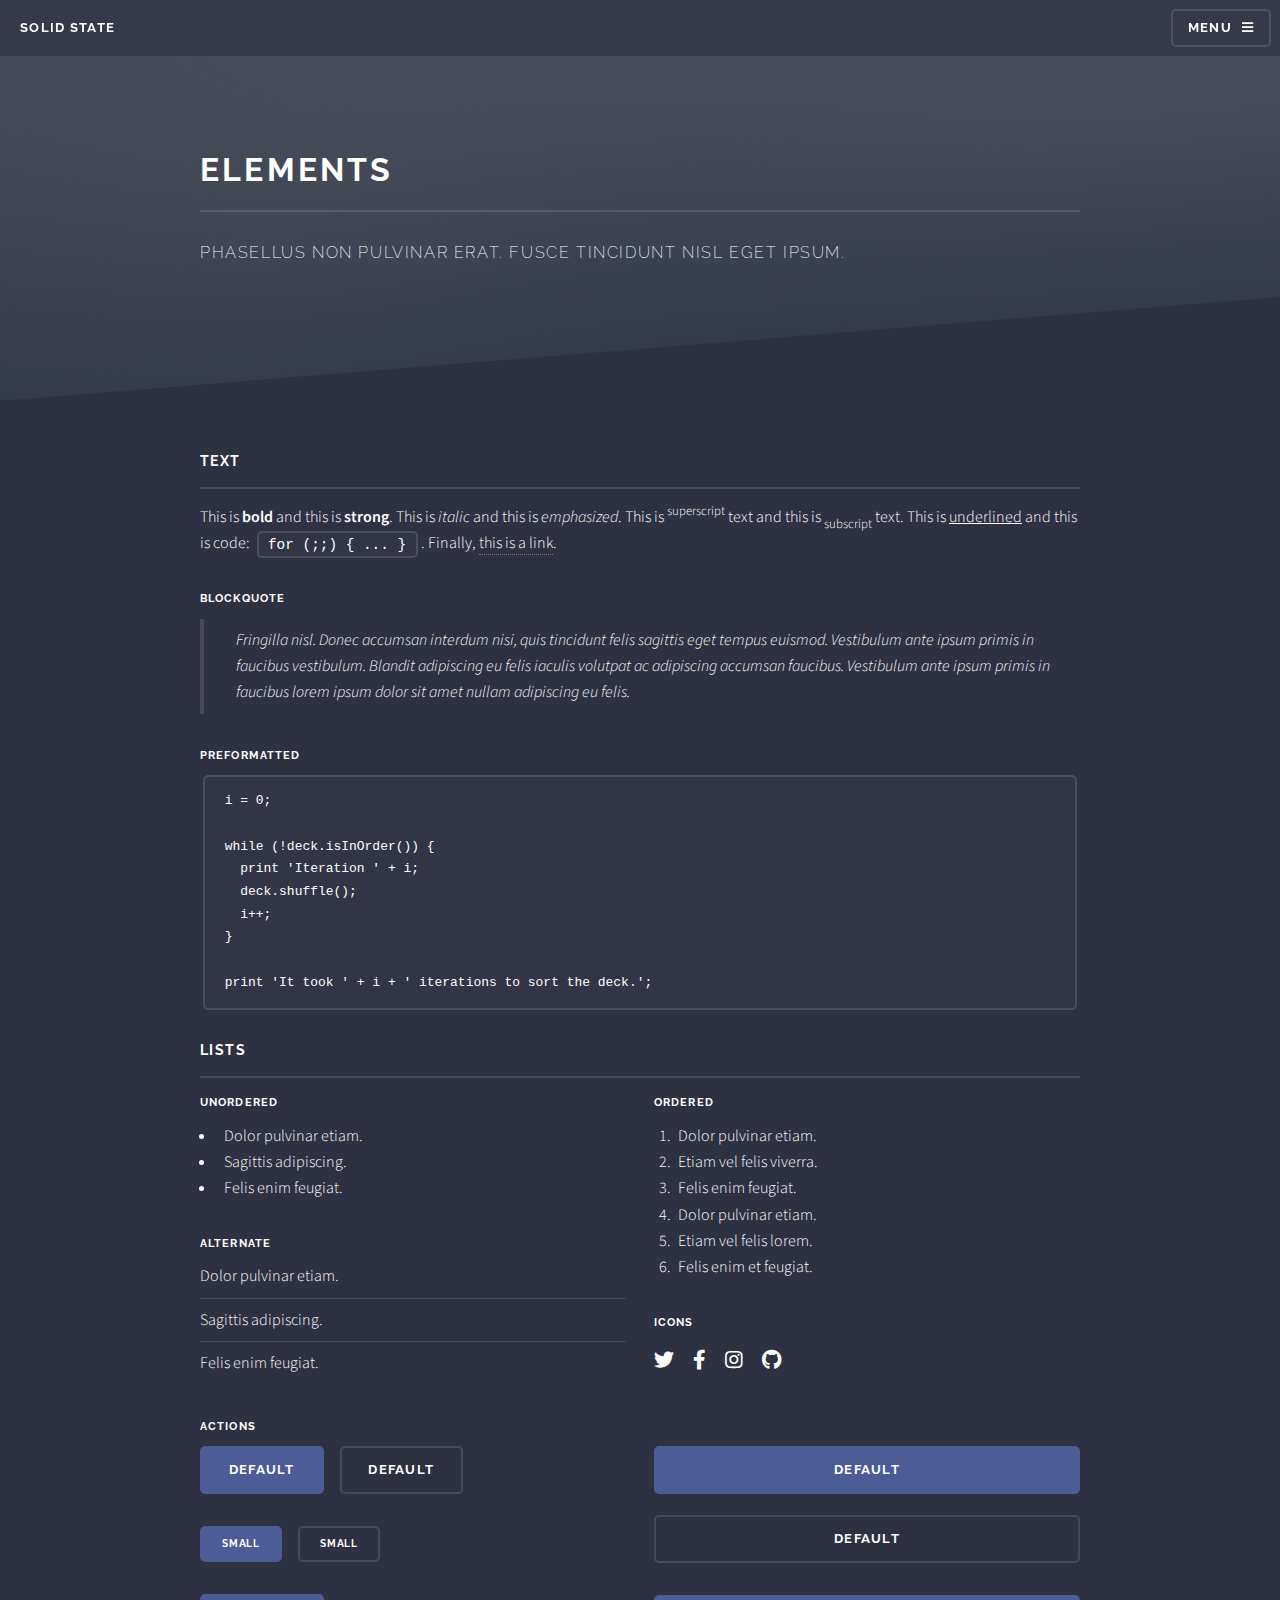
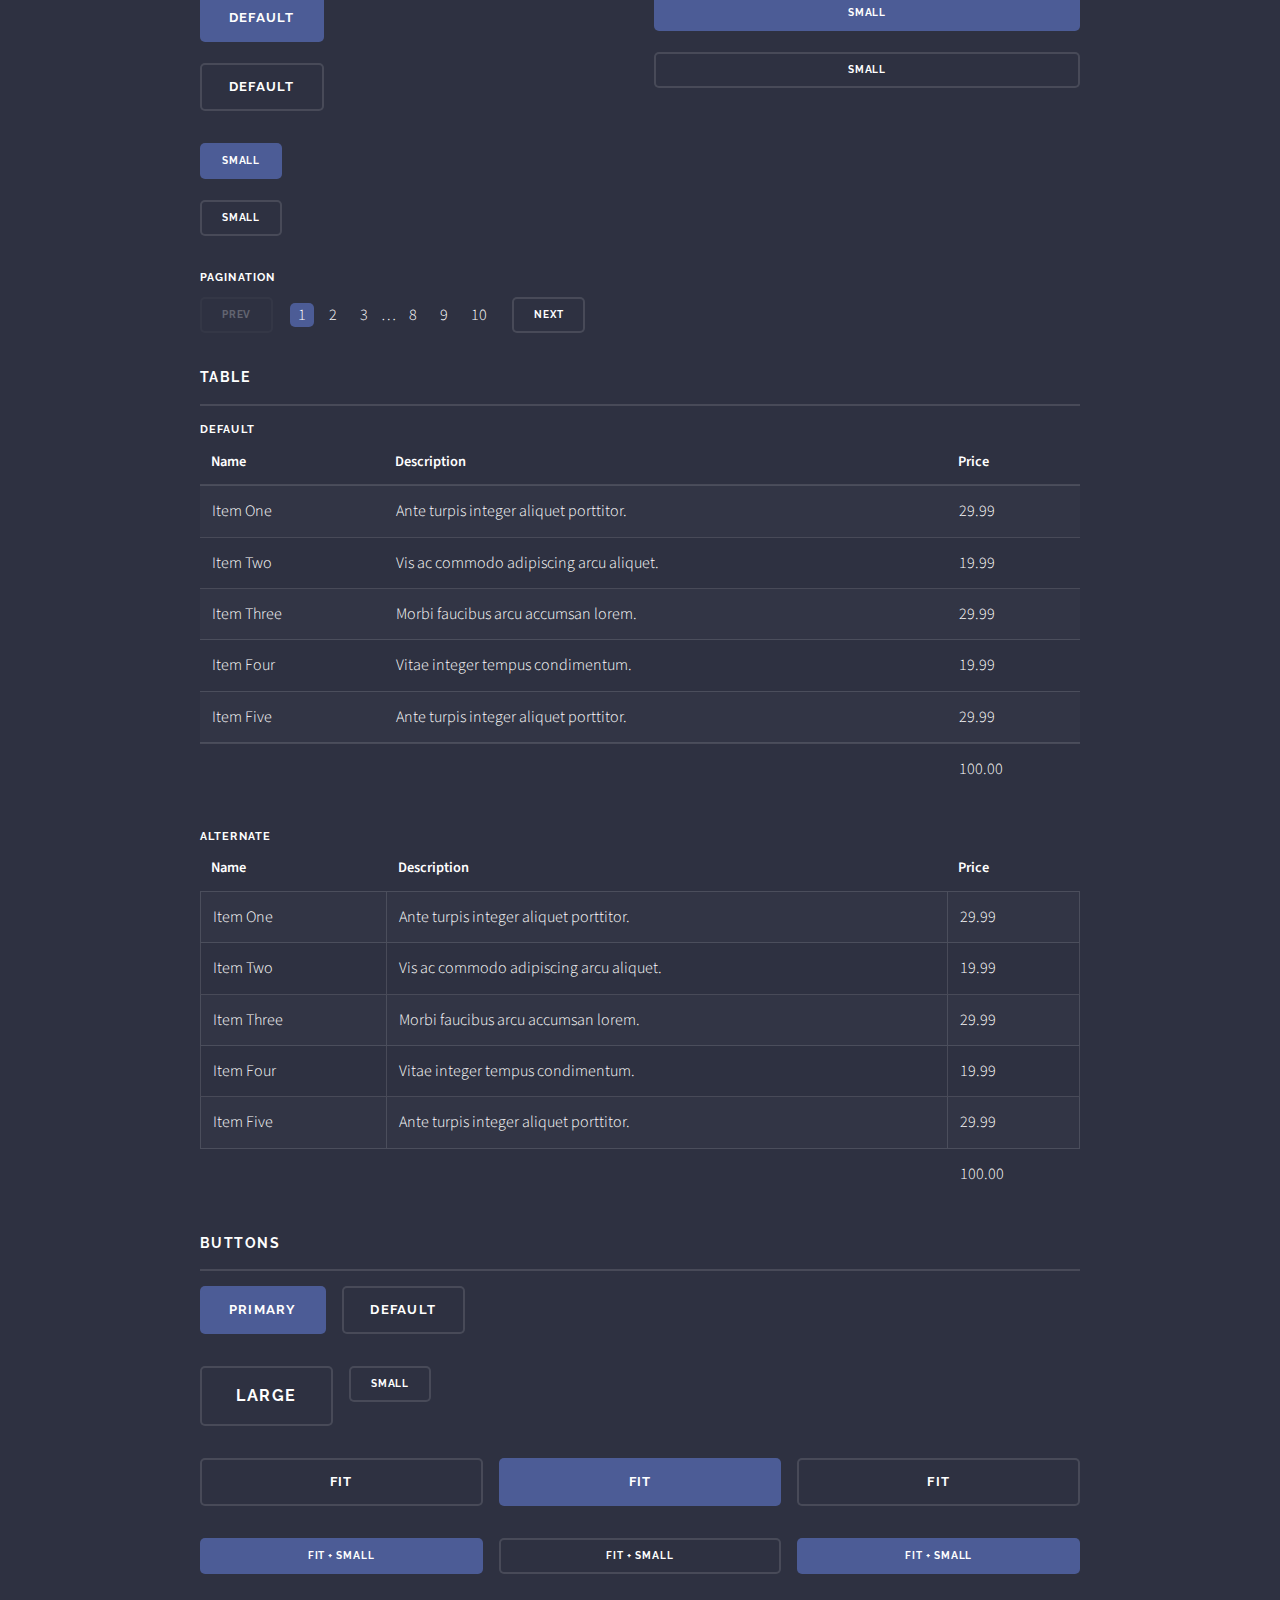
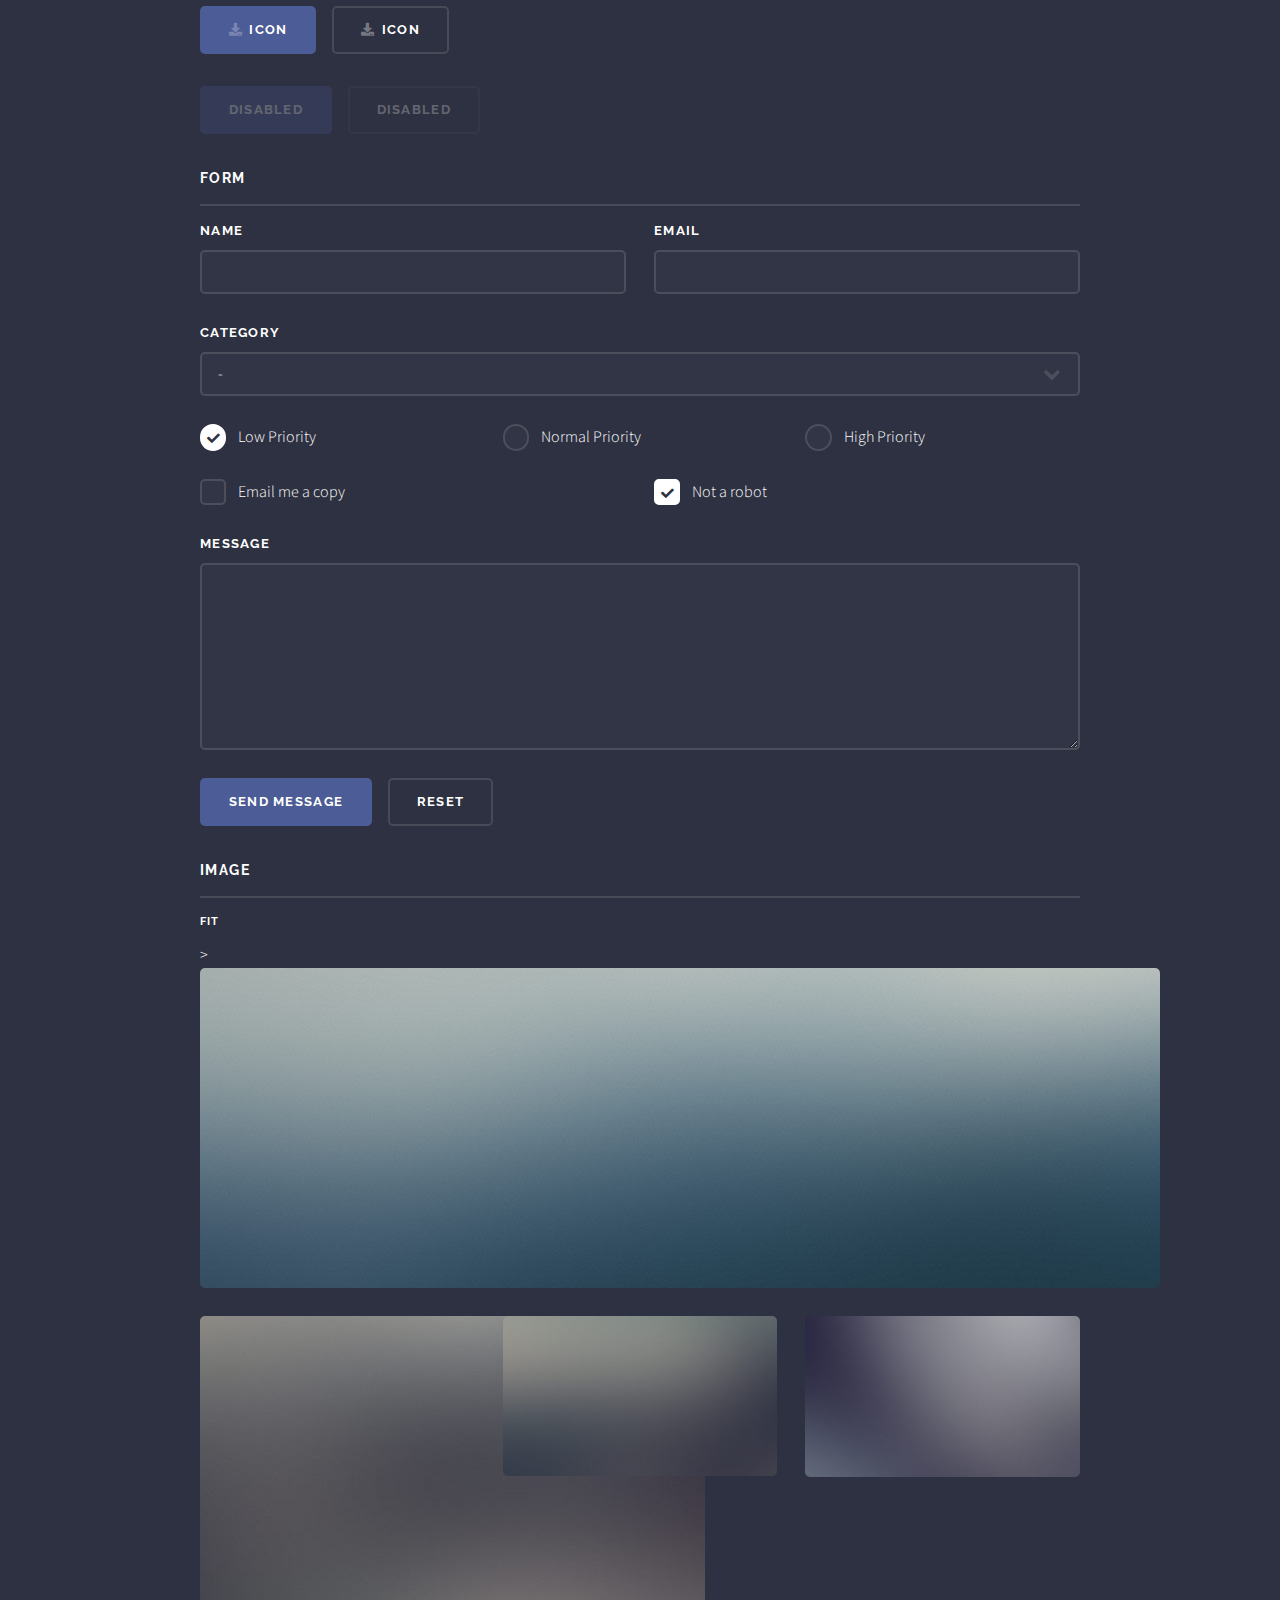
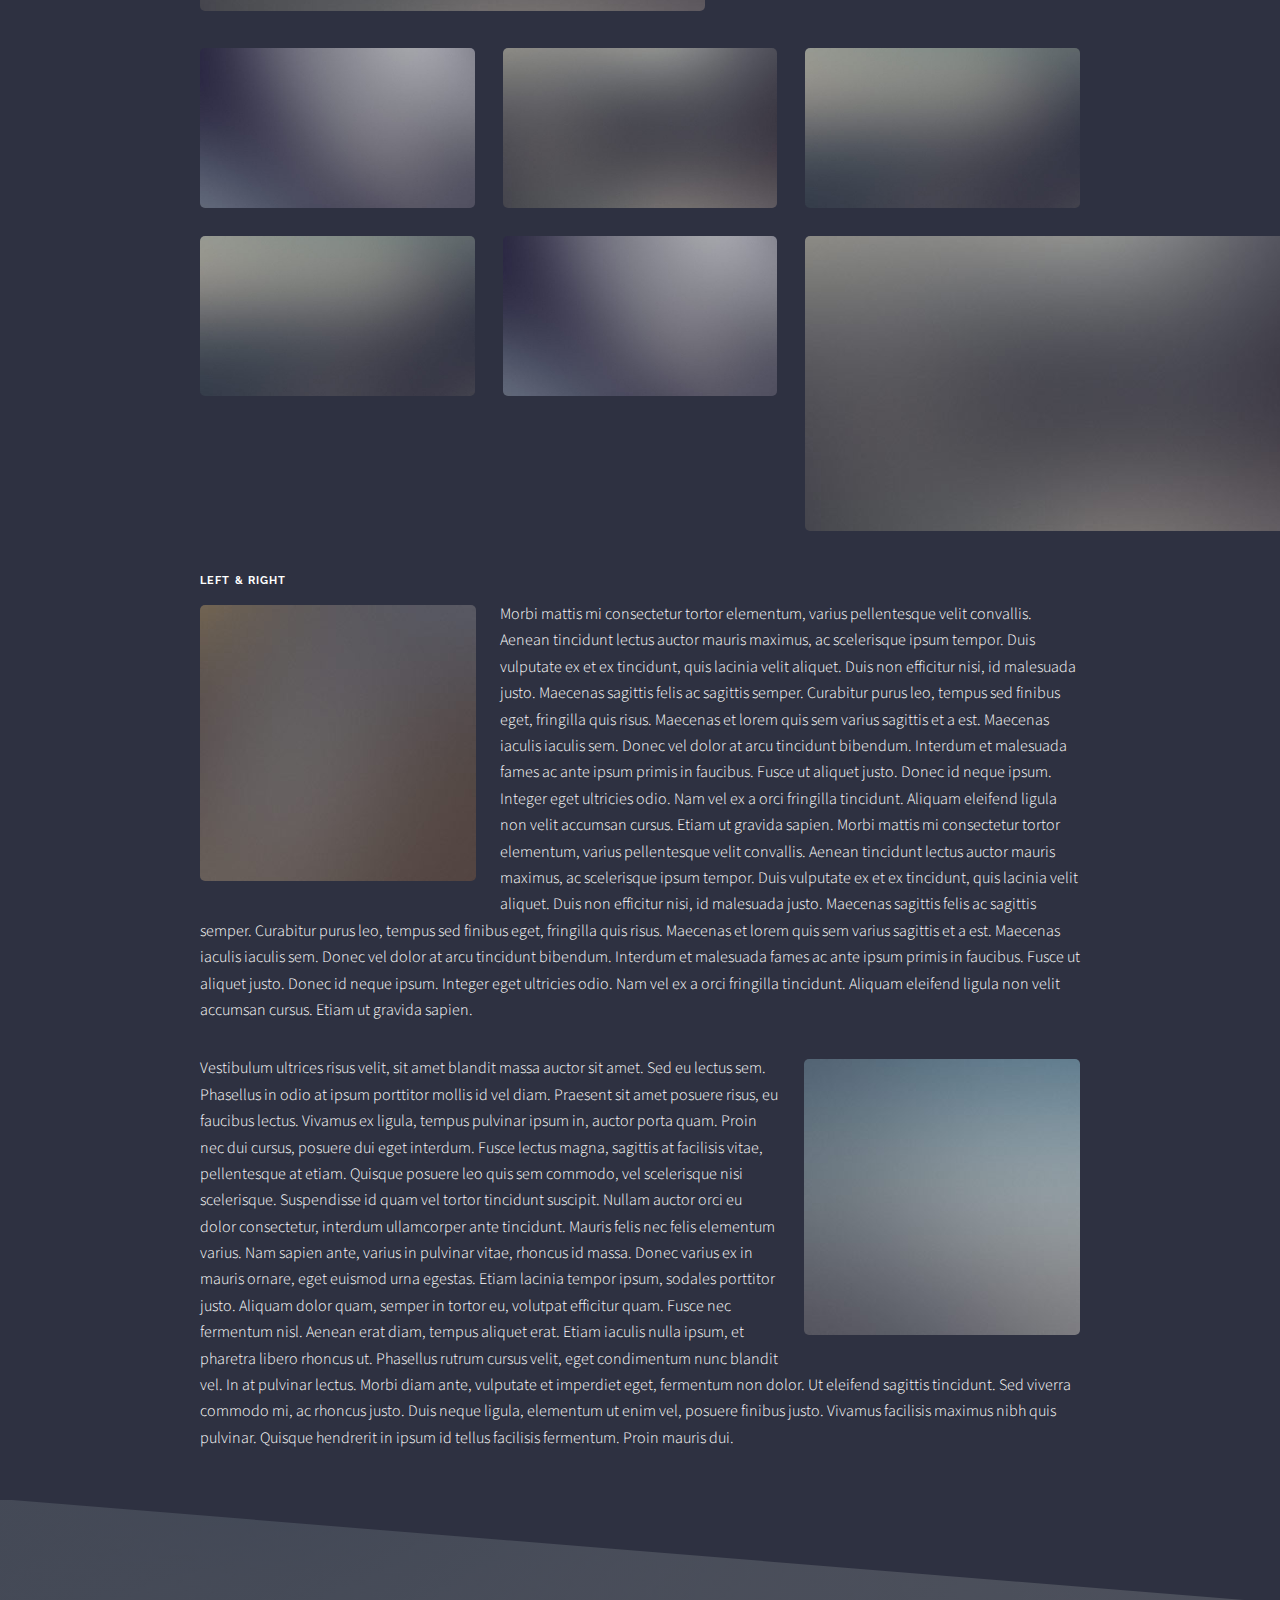
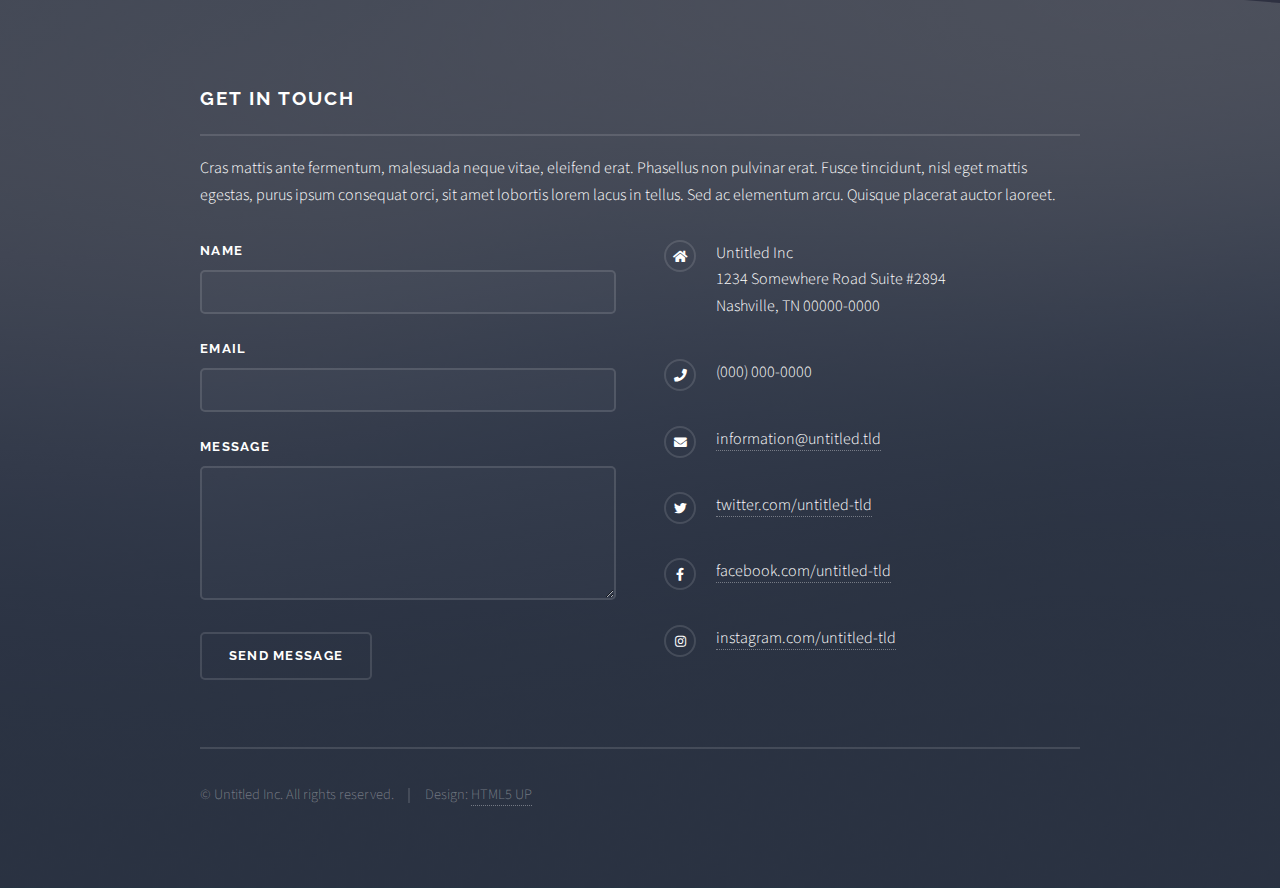
<file: elements.html>
<!DOCTYPE HTML>
<!--
	Solid State by HTML5 UP
	html5up.net | @ajlkn
	Free for personal and commercial use under the CCA 3.0 license (html5up.net/license)
-->
<html>
	<head>
		<title>Elements - Solid State by HTML5 UP</title>
		<meta charset="utf-8" />
		<meta name="viewport" content="width=device-width, initial-scale=1, user-scalable=no" />
		<link rel="stylesheet" href="assets/css/main.css" />
		<noscript><link rel="stylesheet" href="assets/css/noscript.css" /></noscript>
	</head>
	<body class="is-preload">

		<!-- Page Wrapper -->
			<div id="page-wrapper">

				<!-- Header -->
					<header id="header">
						<h1><a href="index.html">Solid State</a></h1>
						<nav>
							<a href="#menu">Menu</a>
						</nav>
					</header>

				<!-- Menu -->
					<nav id="menu">
						<div class="inner">
							<h2>Menu</h2>
							<ul class="links">
								<li><a href="index.html">Home</a></li>
								<li><a href="generic.html">Generic</a></li>
								<li><a href="elements.html">Elements</a></li>
								<li><a href="#">Log In</a></li>
								<li><a href="#">Sign Up</a></li>
							</ul>
							<a href="#" class="close">Close</a>
						</div>
					</nav>

				<!-- Wrapper -->
					<section id="wrapper">
						<header>
							<div class="inner">
								<h2>Elements</h2>
								<p>Phasellus non pulvinar erat. Fusce tincidunt nisl eget ipsum.</p>
							</div>
						</header>

						<!-- Content -->
							<div class="wrapper">
								<div class="inner">

									<section>
										<h3 class="major">Text</h3>
										<p>This is <b>bold</b> and this is <strong>strong</strong>. This is <i>italic</i> and this is <em>emphasized</em>.
										This is <sup>superscript</sup> text and this is <sub>subscript</sub> text.
										This is <u>underlined</u> and this is code: <code>for (;;) { ... }</code>. Finally, <a href="#">this is a link</a>.</p>
										<h4>Blockquote</h4>
										<blockquote>Fringilla nisl. Donec accumsan interdum nisi, quis tincidunt felis sagittis eget tempus euismod. Vestibulum ante ipsum primis in faucibus vestibulum. Blandit adipiscing eu felis iaculis volutpat ac adipiscing accumsan faucibus. Vestibulum ante ipsum primis in faucibus lorem ipsum dolor sit amet nullam adipiscing eu felis.</blockquote>
										<h4>Preformatted</h4>
										<pre><code>i = 0;

while (!deck.isInOrder()) {
  print 'Iteration ' + i;
  deck.shuffle();
  i++;
}

print 'It took ' + i + ' iterations to sort the deck.';</code></pre>
									</section>

									<section>
										<h3 class="major">Lists</h3>
										<div class="row">
											<div class="col-6 col-12-medium">
												<h4>Unordered</h4>
												<ul>
													<li>Dolor pulvinar etiam.</li>
													<li>Sagittis adipiscing.</li>
													<li>Felis enim feugiat.</li>
												</ul>
												<h4>Alternate</h4>
												<ul class="alt">
													<li>Dolor pulvinar etiam.</li>
													<li>Sagittis adipiscing.</li>
													<li>Felis enim feugiat.</li>
												</ul>
											</div>
											<div class="col-6 col-12-medium">
												<h4>Ordered</h4>
												<ol>
													<li>Dolor pulvinar etiam.</li>
													<li>Etiam vel felis viverra.</li>
													<li>Felis enim feugiat.</li>
													<li>Dolor pulvinar etiam.</li>
													<li>Etiam vel felis lorem.</li>
													<li>Felis enim et feugiat.</li>
												</ol>
												<h4>Icons</h4>
												<ul class="icons">
													<li><a href="#" class="icon brands fa-twitter"><span class="label">Twitter</span></a></li>
													<li><a href="#" class="icon brands fa-facebook-f"><span class="label">Facebook</span></a></li>
													<li><a href="#" class="icon brands fa-instagram"><span class="label">Instagram</span></a></li>
													<li><a href="#" class="icon brands fa-github"><span class="label">Github</span></a></li>
												</ul>
											</div>
										</div>
										<h4>Actions</h4>
										<div class="row">
											<div class="col-6 col-12-medium">
												<ul class="actions">
													<li><a href="#" class="button primary">Default</a></li>
													<li><a href="#" class="button">Default</a></li>
												</ul>
												<ul class="actions small">
													<li><a href="#" class="button primary small">Small</a></li>
													<li><a href="#" class="button small">Small</a></li>
												</ul>
												<ul class="actions stacked">
													<li><a href="#" class="button primary">Default</a></li>
													<li><a href="#" class="button">Default</a></li>
												</ul>
												<ul class="actions stacked small">
													<li><a href="#" class="button primary small">Small</a></li>
													<li><a href="#" class="button small">Small</a></li>
												</ul>
											</div>
											<div class="col-6 col-12-medium">
												<ul class="actions stacked">
													<li><a href="#" class="button primary fit">Default</a></li>
													<li><a href="#" class="button fit">Default</a></li>
												</ul>
												<ul class="actions stacked small">
													<li><a href="#" class="button primary small fit">Small</a></li>
													<li><a href="#" class="button small fit">Small</a></li>
												</ul>
											</div>
										</div>
										<h4>Pagination</h4>
										<ul class="pagination">
											<li><span class="button small disabled">Prev</span></li>
											<li><a href="#" class="page active">1</a></li>
											<li><a href="#" class="page">2</a></li>
											<li><a href="#" class="page">3</a></li>
											<li><span>&hellip;</span></li>
											<li><a href="#" class="page">8</a></li>
											<li><a href="#" class="page">9</a></li>
											<li><a href="#" class="page">10</a></li>
											<li><a href="#" class="button small">Next</a></li>
										</ul>
									</section>

									<section>
										<h3 class="major">Table</h3>
										<h4>Default</h4>
										<div class="table-wrapper">
											<table>
												<thead>
													<tr>
														<th>Name</th>
														<th>Description</th>
														<th>Price</th>
													</tr>
												</thead>
												<tbody>
													<tr>
														<td>Item One</td>
														<td>Ante turpis integer aliquet porttitor.</td>
														<td>29.99</td>
													</tr>
													<tr>
														<td>Item Two</td>
														<td>Vis ac commodo adipiscing arcu aliquet.</td>
														<td>19.99</td>
													</tr>
													<tr>
														<td>Item Three</td>
														<td> Morbi faucibus arcu accumsan lorem.</td>
														<td>29.99</td>
													</tr>
													<tr>
														<td>Item Four</td>
														<td>Vitae integer tempus condimentum.</td>
														<td>19.99</td>
													</tr>
													<tr>
														<td>Item Five</td>
														<td>Ante turpis integer aliquet porttitor.</td>
														<td>29.99</td>
													</tr>
												</tbody>
												<tfoot>
													<tr>
														<td colspan="2"></td>
														<td>100.00</td>
													</tr>
												</tfoot>
											</table>
										</div>

										<h4>Alternate</h4>
										<div class="table-wrapper">
											<table class="alt">
												<thead>
													<tr>
														<th>Name</th>
														<th>Description</th>
														<th>Price</th>
													</tr>
												</thead>
												<tbody>
													<tr>
														<td>Item One</td>
														<td>Ante turpis integer aliquet porttitor.</td>
														<td>29.99</td>
													</tr>
													<tr>
														<td>Item Two</td>
														<td>Vis ac commodo adipiscing arcu aliquet.</td>
														<td>19.99</td>
													</tr>
													<tr>
														<td>Item Three</td>
														<td> Morbi faucibus arcu accumsan lorem.</td>
														<td>29.99</td>
													</tr>
													<tr>
														<td>Item Four</td>
														<td>Vitae integer tempus condimentum.</td>
														<td>19.99</td>
													</tr>
													<tr>
														<td>Item Five</td>
														<td>Ante turpis integer aliquet porttitor.</td>
														<td>29.99</td>
													</tr>
												</tbody>
												<tfoot>
													<tr>
														<td colspan="2"></td>
														<td>100.00</td>
													</tr>
												</tfoot>
											</table>
										</div>
									</section>

									<section>
										<h3 class="major">Buttons</h3>
										<ul class="actions">
											<li><a href="#" class="button primary">Primary</a></li>
											<li><a href="#" class="button">Default</a></li>
										</ul>
										<ul class="actions">
											<li><a href="#" class="button large">Large</a></li>
											<li><a href="#" class="button small">Small</a></li>
										</ul>
										<ul class="actions fit">
											<li><a href="#" class="button fit">Fit</a></li>
											<li><a href="#" class="button primary fit">Fit</a></li>
											<li><a href="#" class="button fit">Fit</a></li>
										</ul>
										<ul class="actions fit small">
											<li><a href="#" class="button primary fit small">Fit + Small</a></li>
											<li><a href="#" class="button fit small">Fit + Small</a></li>
											<li><a href="#" class="button primary fit small">Fit + Small</a></li>
										</ul>
										<ul class="actions">
											<li><a href="#" class="button primary icon solid fa-download">Icon</a></li>
											<li><a href="#" class="button icon solid fa-download">Icon</a></li>
										</ul>
										<ul class="actions">
											<li><span class="button primary disabled">Disabled</span></li>
											<li><span class="button disabled">Disabled</span></li>
										</ul>
									</section>

									<section>
										<h3 class="major">Form</h3>
										<form method="post" action="#">
											<div class="row gtr-uniform">
												<div class="col-6 col-12-xsmall">
													<label for="demo-name">Name</label>
													<input type="text" name="demo-name" id="demo-name" value="" />
												</div>
												<div class="col-6 col-12-xsmall">
													<label for="demo-email">Email</label>
													<input type="email" name="demo-email" id="demo-email" value="" />
												</div>
												<div class="col-12">
													<label for="demo-category">Category</label>
													<select name="demo-category" id="demo-category">
														<option value="">-</option>
														<option value="1">Manufacturing</option>
														<option value="1">Shipping</option>
														<option value="1">Administration</option>
														<option value="1">Human Resources</option>
													</select>
												</div>
												<div class="col-4 col-12-small">
													<input type="radio" id="demo-priority-low" name="demo-priority" checked>
													<label for="demo-priority-low">Low Priority</label>
												</div>
												<div class="col-4 col-12-small">
													<input type="radio" id="demo-priority-normal" name="demo-priority">
													<label for="demo-priority-normal">Normal Priority</label>
												</div>
												<div class="col-4 col-12-small">
													<input type="radio" id="demo-priority-high" name="demo-priority">
													<label for="demo-priority-high">High Priority</label>
												</div>
												<div class="col-6 col-12-small">
													<input type="checkbox" id="demo-copy" name="demo-copy">
													<label for="demo-copy">Email me a copy</label>
												</div>
												<div class="col-6 col-12-small">
													<input type="checkbox" id="demo-human" name="demo-human" checked>
													<label for="demo-human">Not a robot</label>
												</div>
												<div class="col-12">
													<label for="demo-message">Message</label>
													<textarea name="demo-message" id="demo-message" rows="6"></textarea>
												</div>
												<div class="col-12">
													<ul class="actions">
														<li><input type="submit" value="Send Message" class="primary" /></li>
														<li><input type="reset" value="Reset" /></li>
													</ul>
												</div>
											</div>
										</form>
									</section>

									<section>
										<h3 class="major">Image</h3>
										<h4>Fit</h4>
										<div class="box alt">
											<div class="row gtr-uniform">
												<div class="col-12"><span class="image center">><img src="images/pic08.jpg" alt="" /></span></div>
												<div class="col-4"><span class="image center"><img src="images/pic05.jpg" alt="" /></span></div>
												<div class="col-4"><span class="image fit"><img src="images/pic06.jpg" alt="" /></span></div>
												<div class="col-4"><span class="image fit"><img src="images/pic07.jpg" alt="" /></span></div>
												<div class="col-4"><span class="image fit"><img src="images/pic07.jpg" alt="" /></span></div>
												<div class="col-4"><span class="image fit"><img src="images/pic05.jpg" alt="" /></span></div>
												<div class="col-4"><span class="image fit"><img src="images/pic06.jpg" alt="" /></span></div>
												<div class="col-4"><span class="image fit"><img src="images/pic06.jpg" alt="" /></span></div>
												<div class="col-4"><span class="image fit"><img src="images/pic07.jpg" alt="" /></span></div>
												<div class="col-4"><span class="image center"><img src="images/pic05.jpg" alt="" /></span></div>
											</div>
										</div>
										<h4>Left &amp; Right</h4>
										<p><span class="image left"><img src="images/pic01.jpg" alt="" /></span>Morbi mattis mi consectetur tortor elementum, varius pellentesque velit convallis. Aenean tincidunt lectus auctor mauris maximus, ac scelerisque ipsum tempor. Duis vulputate ex et ex tincidunt, quis lacinia velit aliquet. Duis non efficitur nisi, id malesuada justo. Maecenas sagittis felis ac sagittis semper. Curabitur purus leo, tempus sed finibus eget, fringilla quis risus. Maecenas et lorem quis sem varius sagittis et a est. Maecenas iaculis iaculis sem. Donec vel dolor at arcu tincidunt bibendum. Interdum et malesuada fames ac ante ipsum primis in faucibus. Fusce ut aliquet justo. Donec id neque ipsum. Integer eget ultricies odio. Nam vel ex a orci fringilla tincidunt. Aliquam eleifend ligula non velit accumsan cursus. Etiam ut gravida sapien. Morbi mattis mi consectetur tortor elementum, varius pellentesque velit convallis. Aenean tincidunt lectus auctor mauris maximus, ac scelerisque ipsum tempor. Duis vulputate ex et ex tincidunt, quis lacinia velit aliquet. Duis non efficitur nisi, id malesuada justo. Maecenas sagittis felis ac sagittis semper. Curabitur purus leo, tempus sed finibus eget, fringilla quis risus. Maecenas et lorem quis sem varius sagittis et a est. Maecenas iaculis iaculis sem. Donec vel dolor at arcu tincidunt bibendum. Interdum et malesuada fames ac ante ipsum primis in faucibus. Fusce ut aliquet justo. Donec id neque ipsum. Integer eget ultricies odio. Nam vel ex a orci fringilla tincidunt. Aliquam eleifend ligula non velit accumsan cursus. Etiam ut gravida sapien.</p>
										<p><span class="image right"><img src="images/pic02.jpg" alt="" /></span>Vestibulum ultrices risus velit, sit amet blandit massa auctor sit amet. Sed eu lectus sem. Phasellus in odio at ipsum porttitor mollis id vel diam. Praesent sit amet posuere risus, eu faucibus lectus. Vivamus ex ligula, tempus pulvinar ipsum in, auctor porta quam. Proin nec dui cursus, posuere dui eget interdum. Fusce lectus magna, sagittis at facilisis vitae, pellentesque at etiam. Quisque posuere leo quis sem commodo, vel scelerisque nisi scelerisque. Suspendisse id quam vel tortor tincidunt suscipit. Nullam auctor orci eu dolor consectetur, interdum ullamcorper ante tincidunt. Mauris felis nec felis elementum varius. Nam sapien ante, varius in pulvinar vitae, rhoncus id massa. Donec varius ex in mauris ornare, eget euismod urna egestas. Etiam lacinia tempor ipsum, sodales porttitor justo. Aliquam dolor quam, semper in tortor eu, volutpat efficitur quam. Fusce nec fermentum nisl. Aenean erat diam, tempus aliquet erat. Etiam iaculis nulla ipsum, et pharetra libero rhoncus ut. Phasellus rutrum cursus velit, eget condimentum nunc blandit vel. In at pulvinar lectus. Morbi diam ante, vulputate et imperdiet eget, fermentum non dolor. Ut eleifend sagittis tincidunt. Sed viverra commodo mi, ac rhoncus justo. Duis neque ligula, elementum ut enim vel, posuere finibus justo. Vivamus facilisis maximus nibh quis pulvinar. Quisque hendrerit in ipsum id tellus facilisis fermentum. Proin mauris dui.</p>
									</section>

								</div>
							</div>

					</section>

				<!-- Footer -->
					<section id="footer">
						<div class="inner">
							<h2 class="major">Get in touch</h2>
							<p>Cras mattis ante fermentum, malesuada neque vitae, eleifend erat. Phasellus non pulvinar erat. Fusce tincidunt, nisl eget mattis egestas, purus ipsum consequat orci, sit amet lobortis lorem lacus in tellus. Sed ac elementum arcu. Quisque placerat auctor laoreet.</p>
							<form method="post" action="#">
								<div class="fields">
									<div class="field">
										<label for="name">Name</label>
										<input type="text" name="name" id="name" />
									</div>
									<div class="field">
										<label for="email">Email</label>
										<input type="email" name="email" id="email" />
									</div>
									<div class="field">
										<label for="message">Message</label>
										<textarea name="message" id="message" rows="4"></textarea>
									</div>
								</div>
								<ul class="actions">
									<li><input type="submit" value="Send Message" /></li>
								</ul>
							</form>
							<ul class="contact">
								<li class="icon solid fa-home">
									Untitled Inc<br />
									1234 Somewhere Road Suite #2894<br />
									Nashville, TN 00000-0000
								</li>
								<li class="icon solid fa-phone">(000) 000-0000</li>
								<li class="icon solid fa-envelope"><a href="#">information@untitled.tld</a></li>
								<li class="icon brands fa-twitter"><a href="#">twitter.com/untitled-tld</a></li>
								<li class="icon brands fa-facebook-f"><a href="#">facebook.com/untitled-tld</a></li>
								<li class="icon brands fa-instagram"><a href="#">instagram.com/untitled-tld</a></li>
							</ul>
							<ul class="copyright">
								<li>&copy; Untitled Inc. All rights reserved.</li><li>Design: <a href="https://html5up.net">HTML5 UP</a></li>
							</ul>
						</div>
					</section>

			</div>

		<!-- Scripts -->
			<script src="assets/js/jquery.min.js"></script>
			<script src="assets/js/jquery.scrollex.min.js"></script>
			<script src="assets/js/browser.min.js"></script>
			<script src="assets/js/breakpoints.min.js"></script>
			<script src="assets/js/util.js"></script>
			<script src="assets/js/main.js"></script>

	</body>
</html>
</file>
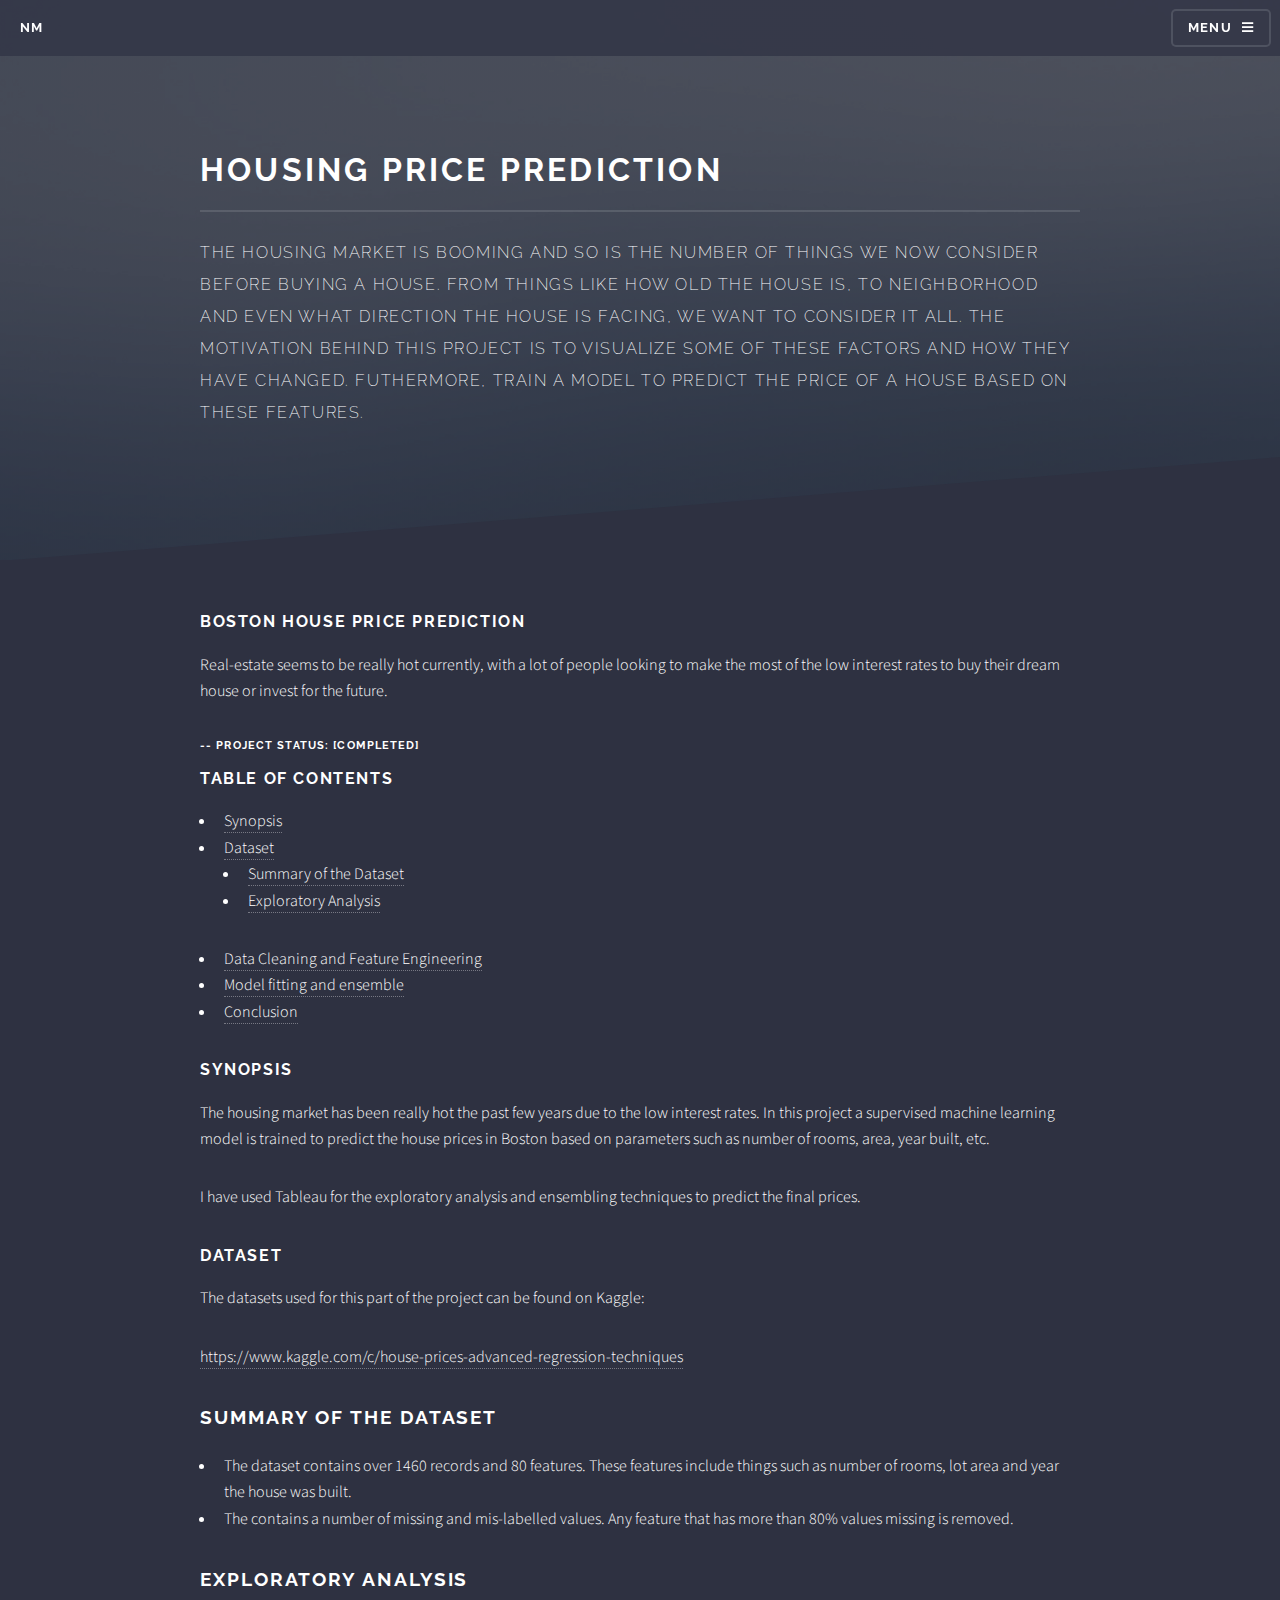
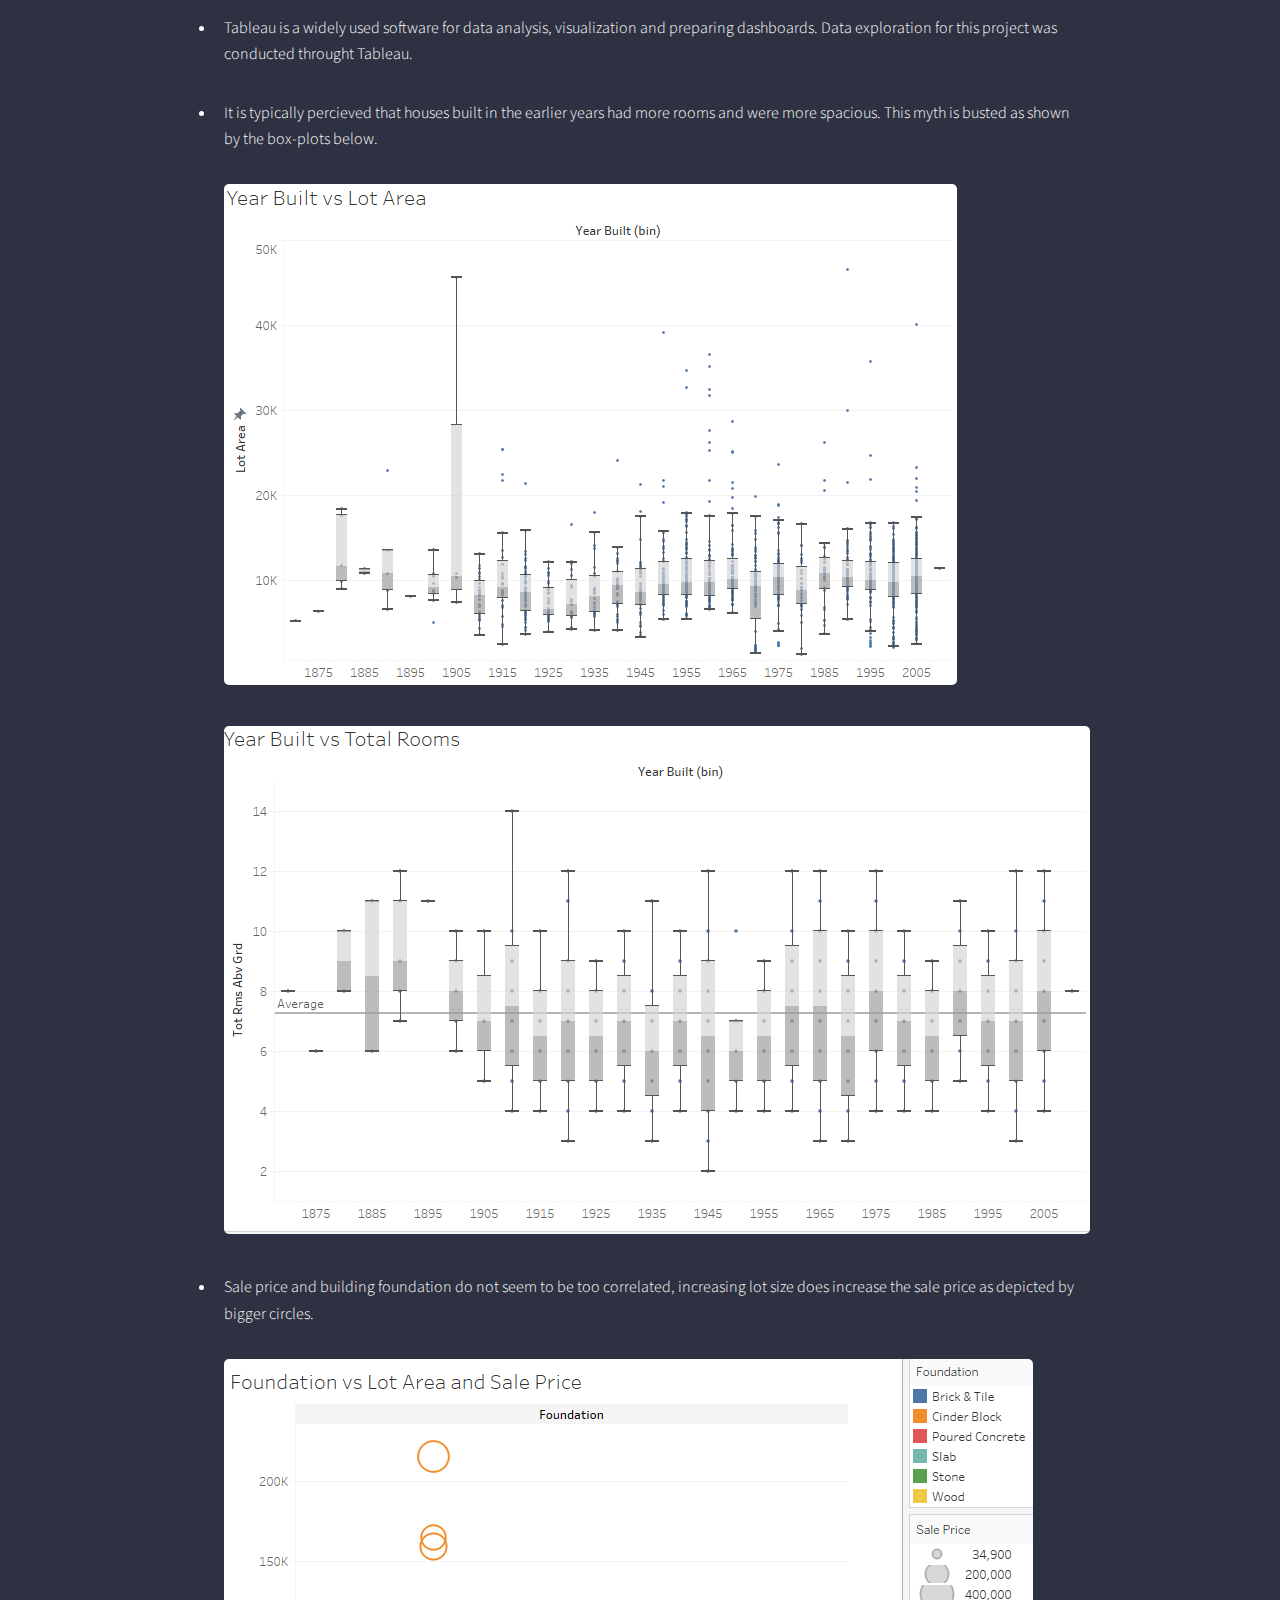
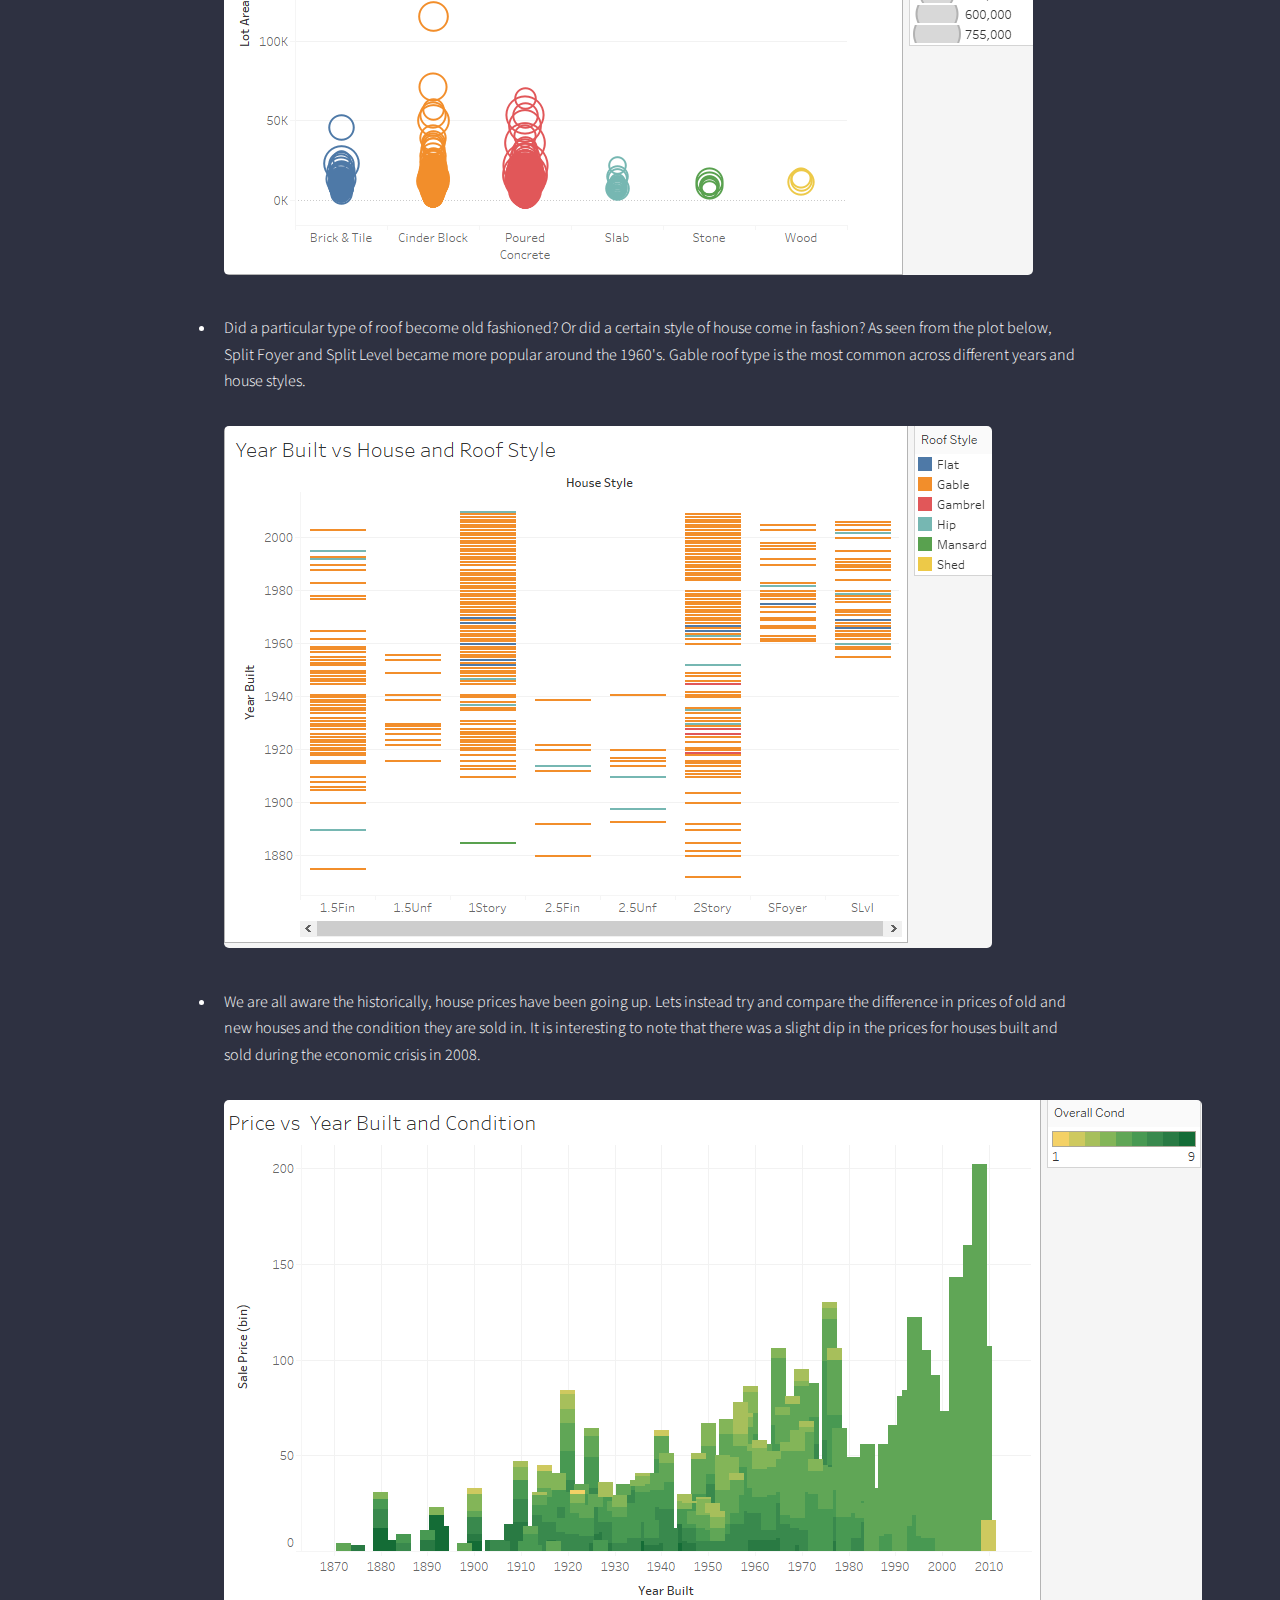
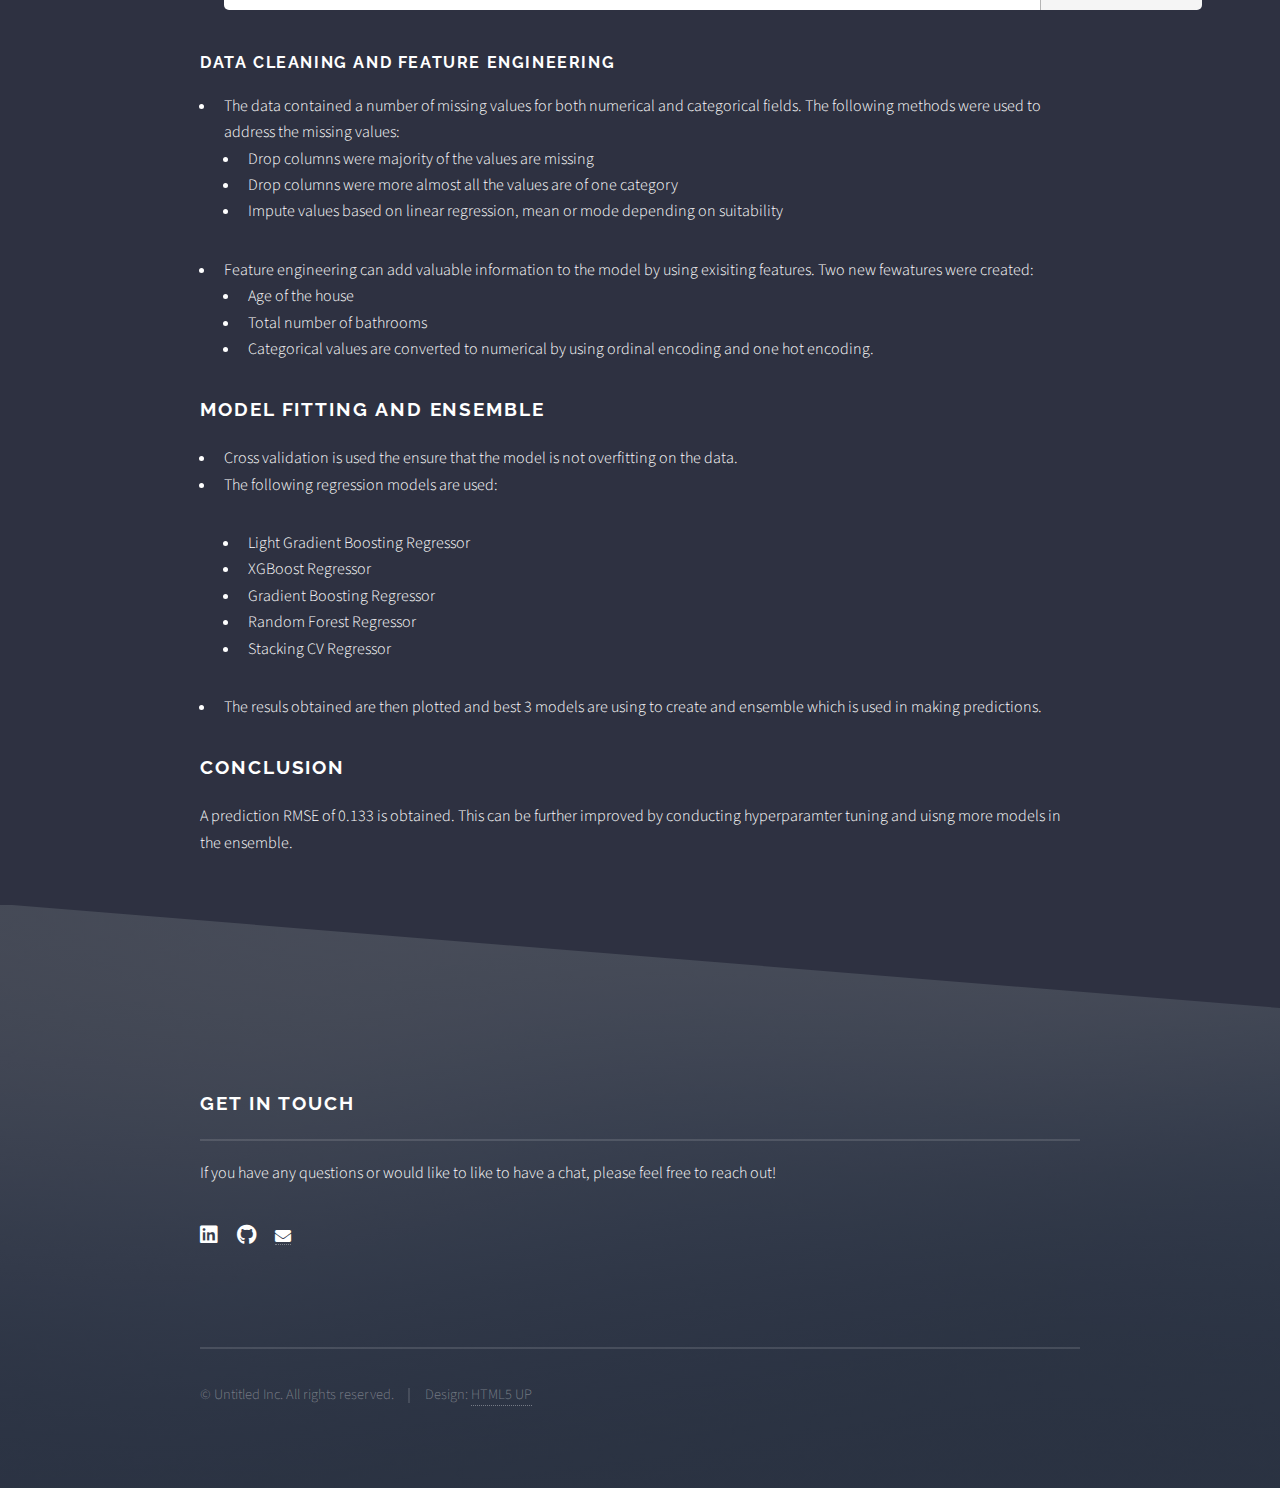
<file: housing.html>
<!DOCTYPE HTML>
<!--
	Solid State by HTML5 UP
	html5up.net | @ajlkn
	Free for personal and commercial use under the CCA 3.0 license (html5up.net/license)
-->
<html>
	<head>
		<title>Housing Price Predictions</title>
		<meta charset="utf-8" />
		<link rel="icon" href="favicon.png">
		<meta name="viewport" content="width=device-width, initial-scale=1, user-scalable=no" />
		<link rel="stylesheet" href="assets/css/main.css" />
		<noscript><link rel="stylesheet" href="assets/css/noscript.css" /></noscript>
	</head>
	<body class="is-preload">

		<!-- Page Wrapper -->
			<div id="page-wrapper">

				<!-- Header -->
					<header id="header">
						<h1><a href="index.html">NM</a></h1>
						<nav>
							<a href="#menu">Menu</a>
						</nav>
					</header>

				<!-- Menu -->
					<nav id="menu">
						<div class="inner">
							<h2>Menu</h2>
							<ul class="links">
								<li><a href="index.html">Home</a></li>
								<li><a href="projects.html">Projects</a></li>
								<li><a href="aboutme.html">About Me</a></li>
								<!--<li><a href="elements.html">Elements</a></li> -->
							</ul>
							<a href="#" class="close">Close</a>
						</div>
					</nav>

				<!-- Wrapper -->
					<section id="wrapper">
						<header>
							<div class="inner">
								<h2>Housing Price Prediction</h2>
								<p>The housing market is booming and so is the number of things we now consider before buying a house. From things like how old the house is, to neighborhood and even what direction the house is facing, we want to consider it all. The motivation behind this project is to visualize some of these factors and how they have changed. Futhermore, train a model to predict the price of a house based on these features.</p>
							</div>
						</header>

						<!-- Content -->
							<div class="wrapper">
								<div class="inner">
							<h1 id="boston-house-price-prediction-omit-in-toc-">Boston House Price Prediction <!-- omit in toc --></h1>
							<p>Real-estate seems to be really hot currently, with a lot of people looking to make the most of the low interest rates to buy their dream house or invest for the future. </p>
							
							<h4 id="-project-status-completed-">-- Project Status: [Completed]</h4>
							
							<h1 id="table-of-contents-omit-in-toc-">Table of Contents <!-- omit in toc --></h1>
							
							<ul>
								<li><a href="#synopsis">Synopsis</a></li>
								<li><a href="#dataset">Dataset</a><ul>
								<li><a href="#summary-of-the-dataset">Summary of the Dataset</a></li>
								<li><a href="#eda">Exploratory Analysis</a></li>
							</ul>
							</li>
								<li><a href="#cleaning">Data Cleaning and Feature Engineering</a></li>
								<li><a href="#ensemble">Model fitting and ensemble</a></li>
								<li><a href="#conclusion">Conclusion</a></li>
							</ul>
							<h1 id="synopsis-a-name-synopsis-a-">Synopsis <a name="synopsis"></a></h1>
									
							<p>The housing market has been really hot the past few years due to the low interest rates. In this project a supervised machine learning model is trained to predict the house prices in Boston based on parameters such as number of rooms, area, year built, etc. </p>
							<p>I have used Tableau for the exploratory analysis and ensembling techniques to predict the final prices.</p>
							
							<h1 id="dataset-a-name-dataset-a-">Dataset <a name="dataset"></a></h1>
									
							<p>The datasets used for this part of the project can be found on Kaggle: </p>
							<p><a href="https://www.kaggle.com/c/house-prices-advanced-regression-techniques">https://www.kaggle.com/c/house-prices-advanced-regression-techniques</a></p>
							
							<h2 id="summary-of-the-dataset-a-name-summary-of-the-dataset-a-">Summary of the Dataset <a name="summary-of-the-dataset"></a></h2>
							<ul>
								<li>The dataset contains over 1460 records and 80 features. These features include things such as number of rooms, lot area and year the house was built.</li>
								<li>The contains a number of missing and mis-labelled values. Any feature that has more than 80% values missing is removed. </li>
							</ul>
							<h2 id="exploratory-analysis-a-name-eda-a-">Exploratory Analysis <a name="eda"></a></h2>
							<ul>
							<li><p>Tableau is a widely used software for data analysis, visualization and preparing dashboards. Data exploration for this project was conducted throught Tableau.</p>
							</li>
							<li><p>It is typically percieved that houses built in the earlier years had more rooms and were more spacious. This myth is busted as shown by the box-plots below.</p>
							
								<p><span class="image center"><img src="images/Year_built_vs_area.PNG" alt="Area"></span></p>
								<p><span class="image center"><img src="images/Year_built_vs_rooms.PNG" alt="Rooms"></span></p>
							</li>
							</ul>
							<ul>
							<li><p>Sale price and building foundation do not seem to be too correlated, increasing lot size does increase the sale price as depicted by bigger circles. </p>
							<p><span class="image center"><img src="images/foundation_price_area.PNG" alt="Foundation"></span></p>
							</li>
							<li><p>Did a particular type of roof become old fashioned? Or did a certain style of house come in fashion? As seen from the plot below, Split Foyer and Split Level became more popular around the 1960&#39;s. Gable roof type is the most common across different years and house styles.</p>
							<p><span class="image center"><img src="images/Year_built_vs_house_roof.PNG" alt="Roof Style"></span></p>
							</li>
							<li><p>We are all aware the historically, house prices have been going up. Lets instead try and compare the difference in prices of old and new houses and the condition they are sold in. It is interesting to note that there was a slight dip in the prices for houses built and sold during the economic crisis in 2008.</p>
							<p><span class="image center"><img src="images/Price_vs_year_condition.PNG" alt="Roof Style"></span></p>
							</li>
							</ul>
							<h1 id="data-cleaning-and-feature-engineering-a-name-cleaning-a-">Data Cleaning and Feature Engineering <a name="cleaning"></a></h1>
							<ul>
							<li>The data contained a number of missing values for both numerical and categorical fields. The following methods were used to address the missing values:<ul>
							<li>Drop columns were majority of the values are missing</li>
							<li>Drop columns were more almost all the values are of one category</li>
							<li>Impute values based on linear regression, mean or mode depending on suitability </li>
							</ul>
							</li>
							<li>Feature engineering can add valuable information to the model by using exisiting features. Two new fewatures were created:<ul>
							<li>Age of the house</li>
							<li>Total number of bathrooms</li>
							<li>Categorical values are converted to numerical by using ordinal encoding and one hot encoding.    </li>
							</ul>
							</li>
							</ul>
							<h2 id="model-fitting-and-ensemble-a-name-ensemble-a-">Model fitting and ensemble <a name="ensemble"></a></h2>
							<ul>
							<li>Cross validation is used the ensure that the model is not overfitting on the data.</li>
							<li><p>The following regression models are used:</p>
							<ul>
							<li>Light Gradient Boosting Regressor</li>
							<li>XGBoost Regressor</li>
							<li>Gradient Boosting Regressor</li>
							<li>Random Forest Regressor</li>
							<li>Stacking CV Regressor</li>
							</ul>
							</li>
							<li><p>The resuls obtained are then plotted and best 3 models are using to create and ensemble which is used in making predictions.</p>
							</li>
							</ul>
							<h2 id="conclusion-a-name-conclusion-a-">Conclusion <a name="conclusion"></a></h2>
							<p>A prediction RMSE of 0.133 is obtained. This can be further improved by conducting hyperparamter tuning and uisng more models in the ensemble. </p>

					</section>

				<!-- Footer -->
					<section id="footer">
						<div class="inner">
							<h2 class="major">Get in touch</h2>
							<p>If you have any questions or would like to like to have a chat, please feel free to reach out!</p>
							<ul class="icons">
								<li><a href="https://www.linkedin.com/in/nehel/" class="icon brands fa-linkedin"><span class="label">LinkedIn</span></a></li>
								<li><a href="https://github.com/nehelmalhotra" class="icon brands fa-github"><span class="label">GitHub</span></a></li>
								<li><a href="mailto:malhotranehel@gmail.com" class="fas fa-envelope"><span class="label"></span></a></li>
							</ul>
							<ul class="copyright">
								<li>&copy; Untitled Inc. All rights reserved.</li><li>Design: <a href="https://html5up.net">HTML5 UP</a></li>
							</ul>
						</div>
					</section>

			</div>

		<!-- Scripts -->
			<script src="assets/js/jquery.min.js"></script>
			<script src="assets/js/jquery.scrollex.min.js"></script>
			<script src="assets/js/browser.min.js"></script>
			<script src="assets/js/breakpoints.min.js"></script>
			<script src="assets/js/util.js"></script>
			<script src="assets/js/main.js"></script>

	</body>
</html>
</file>
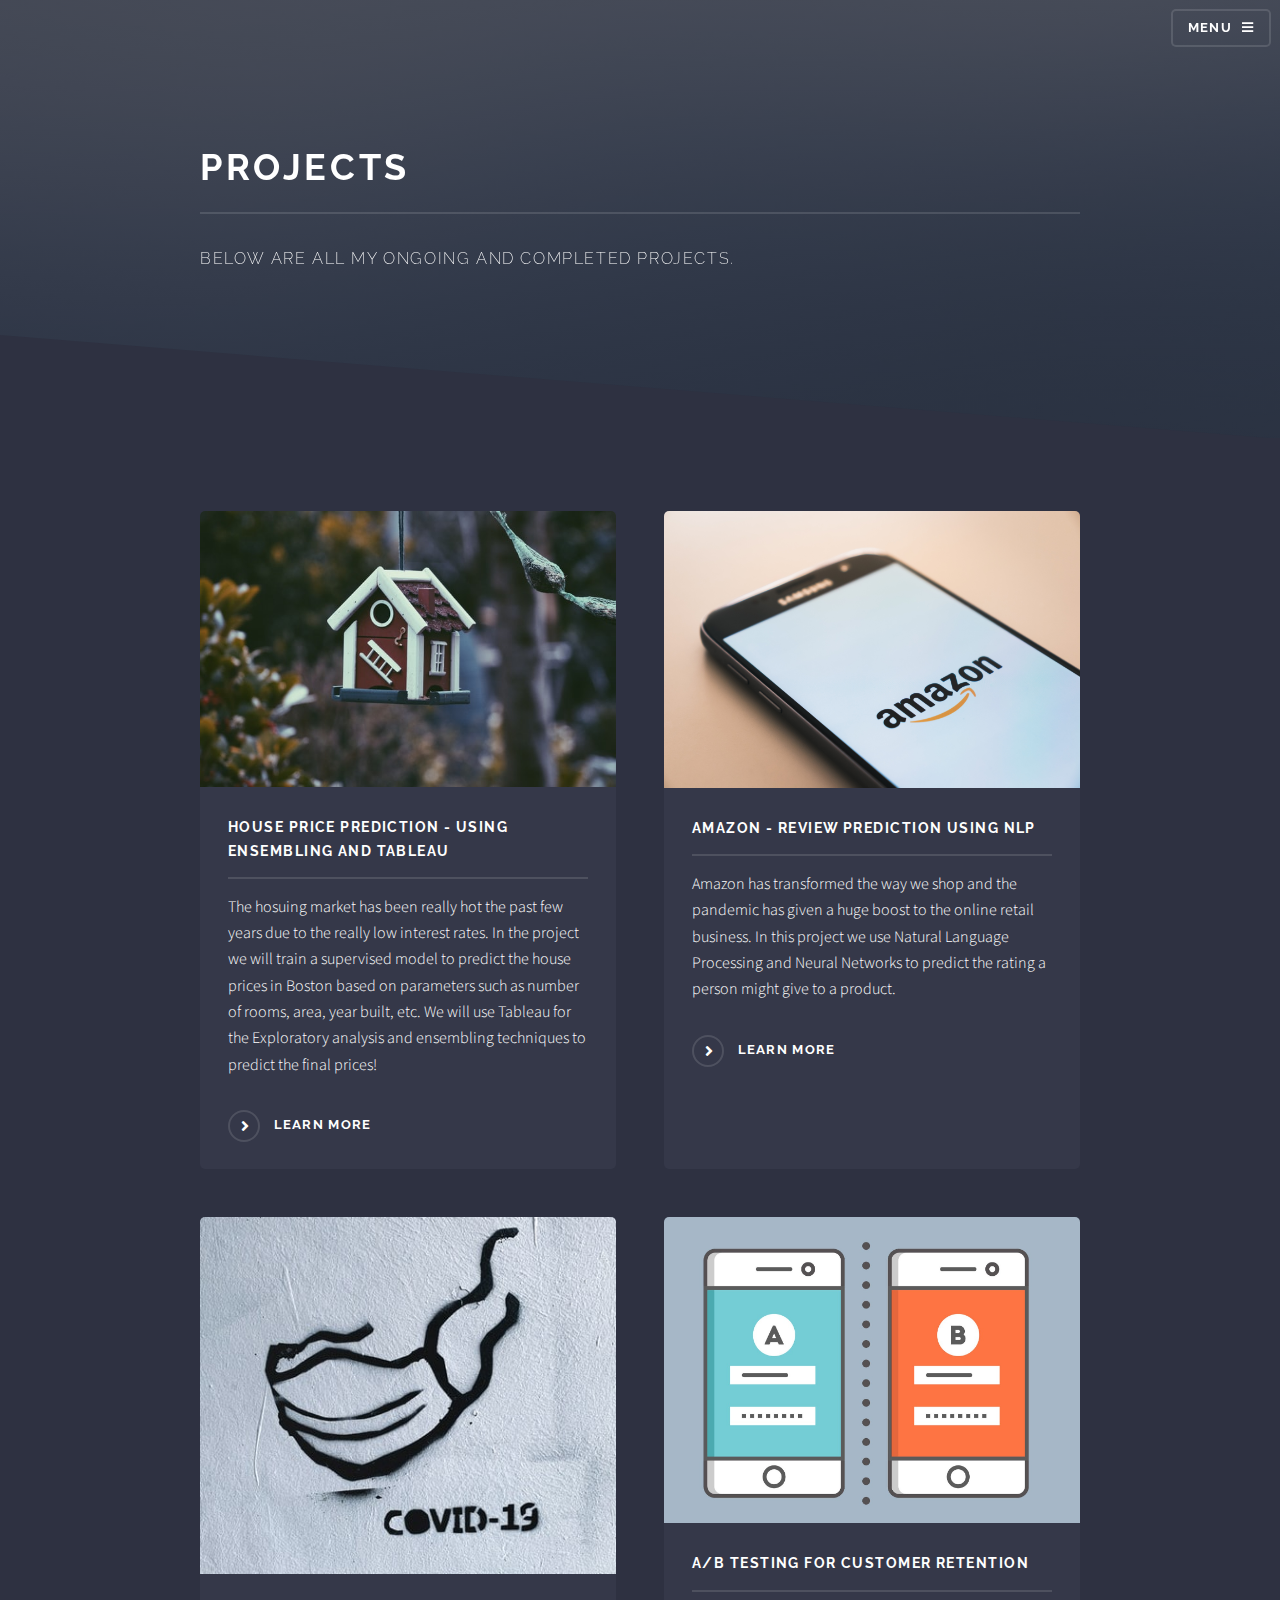
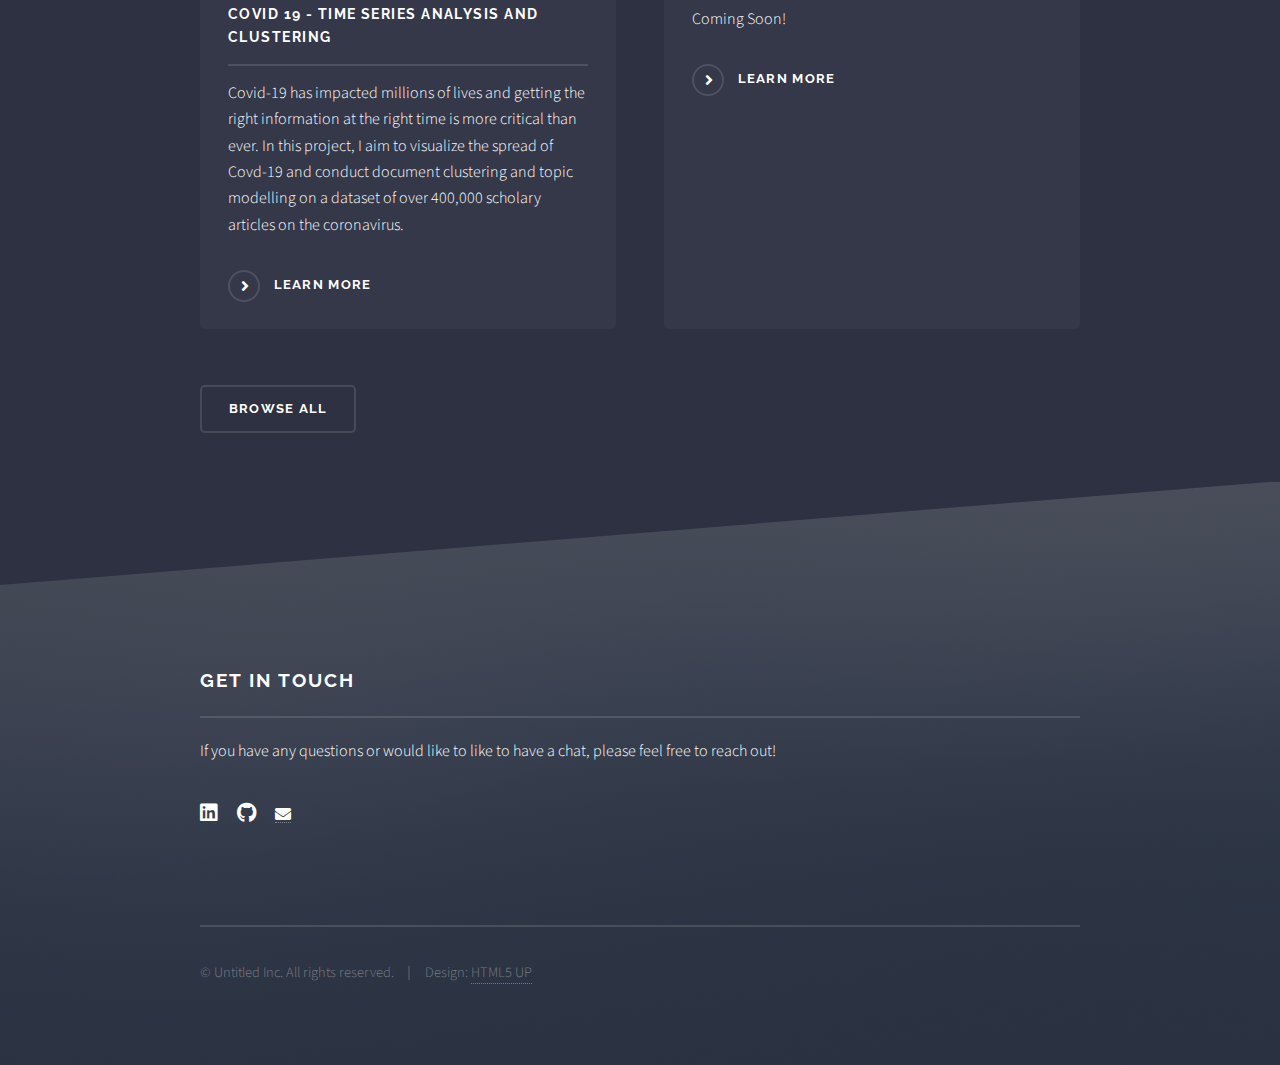
<file: projects.html>
<!DOCTYPE HTML>
<!--
	Solid State by HTML5 UP
	html5up.net | @ajlkn
	Free for personal and commercial use under the CCA 3.0 license (html5up.net/license)
-->
<html>
	<head>
		<!-- Global site tag (gtag.js) - Google Analytics -->
		<script async src="https://www.googletagmanager.com/gtag/js?id=UA-143521522-1"></script>
		<script>
		  window.dataLayer = window.dataLayer || [];
		  function gtag(){dataLayer.push(arguments);}
		  gtag('js', new Date());

		  gtag('config', 'UA-143521522-1');
		</script>
		<link rel="icon" href="favicon.png">
		<title>Nehel's Project Portfolio</title>
		<meta charset="utf-8" />
		
		<meta name="viewport" content="width=device-width, initial-scale=1, user-scalable=no" />
		<link rel="stylesheet" href="assets/css/main.css" />
		<noscript><link rel="stylesheet" href="assets/css/noscript.css" /></noscript>
	</head>
	<body class="is-preload">

		<!-- Page Wrapper -->
			<div id="page-wrapper">

				<!-- Header -->
					<header id="header" class="alt">
						<h1><a href="index.html">NM</a></h1>
						<nav>
							<a href="#menu">Menu</a>
						</nav>
					</header>

				<!-- Menu -->
					<nav id="menu">
						<div class="inner">
							<h2>Menu</h2>
							<ul class="links">
								<li><a href="index.html">Home</a></li>
								<li><a href="aboutme.html">About Me</a></li>
							</ul>
							<ul class="icons">
								<li><a href="https://www.linkedin.com/in/nehel/" class="icon brands fa-linkedin"><span class="label">LinkedIn</span></a></li>
								<li><a href="https://github.com/nehelmalhotra" class="icon brands fa-github"><span class="label">GitHub</span></a></li>
								<li><a href="mailto:malhotranehel@gmail.com" class="fas fa-envelope"><span class="label"></span></a></li>
							</ul>
							<a href="#" class="close">Close</a>
						</div>
					</nav>
				
				<!-- Banner -->
					<section id="banner">
						<div class="inner">
							<i class="fa fa-pie-chart" style="font-size:24px"></i>
							<h2>Projects</h2>
							<p>Below are all my ongoing and completed projects.</p>
						</div>
					</section>

				<!-- Wrapper -->
					<section id="wrapper">
						<section id="one" class="wrapper alt style1">
							<div class="inner">
								<section class="features">
									<article>
										<a href="#" class="image"><img src="images/housing_title.jpg" alt="" /></a>
										<h3 class="major">House Price Prediction - Using ensembling and Tableau</h3>
										<p>The hosuing market has been really hot the past few years due to the really low interest rates. 
											In the project we will train a supervised model to predict the house prices in Boston based on parameters such as number of rooms, area, year built, etc. 
											We will use Tableau for the Exploratory analysis and ensembling techniques to predict the final prices!</p>
										<a href="housing.html" class="special">Learn more</a>
									</article>
									<article>
										<a href="#" class="image"><img src="images/amazon_title_page.jpg" alt="" /></a>
										<h3 class="major">Amazon - Review prediction using NLP</h3>
										<p>Amazon has transformed the way we shop and the pandemic has given a huge boost to the online retail business. 
											In this project we use Natural Language Processing and Neural Networks to predict the rating a person might give to a product.</p>
										<a href="amazon.html" class="special">Learn more</a>
									</article>
									<article>
										<a href="#" class="image"><img src="images/covid_title_page.jpg" alt="" /></a>
										<h3 class="major">Covid 19 - Time series analysis and clustering</h3>
										<p>Covid-19 has impacted millions of lives and getting the right information at the right time is more critical than ever. 
											In this project, I aim to visualize the spread of Covd-19 and conduct document clustering and topic modelling on a dataset of over 400,000 scholary articles on the coronavirus.</p>
										<a href="covid.html" class="special">Learn more</a>
									</article>
									<article>
										<a href="#" class="image"><img src="images/ab-testing.jpg" alt="" /></a>
										<h3 class="major">A/B Testing for customer retention</h3>
										<p>Coming Soon!</p>
										<a href="projects.html" class="special">Learn more</a>
									</article>
								</section>
								<ul class="actions">
									<li><a href="#" class="button">Browse All</a></li>
								</ul>
							</div>
						</section>
				</section>

				<!-- Footer -->
					<section id="footer">
						<div class="inner">
							<h2 class="major">Get in touch</h2>
							<p>If you have any questions or would like to like to have a chat, please feel free to reach out!</p>
							<ul class="icons">
								<li><a href="https://www.linkedin.com/in/nehel/" class="icon brands fa-linkedin"><span class="label">LinkedIn</span></a></li>
								<li><a href="https://github.com/nehelmalhotra" class="icon brands fa-github"><span class="label">GitHub</span></a></li>
								<li><a href="mailto:malhotranehel@gmail.com" class="fas fa-envelope"><span class="label"></span></a></li>
							</ul>
							<ul class="copyright">
								<li>&copy; Untitled Inc. All rights reserved.</li><li>Design: <a href="https://html5up.net">HTML5 UP</a></li>
							</ul>
						</div>
					</section>

			</div>

		<!-- Scripts -->
			<script src="assets/js/jquery.min.js"></script>
			<script src="assets/js/jquery.scrollex.min.js"></script>
			<script src="assets/js/browser.min.js"></script>
			<script src="assets/js/breakpoints.min.js"></script>
			<script src="assets/js/util.js"></script>
			<script src="assets/js/main.js"></script>

	</body>
</html>
</file>
<file: assets/css/noscript.css>
/*
	Solid State by HTML5 UP
	html5up.net | @ajlkn
	Free for personal and commercial use under the CCA 3.0 license (html5up.net/license)
*/

/* Banner */

	body.is-preload #banner .logo {
		-moz-transform: none;
		-webkit-transform: none;
		-ms-transform: none;
		transform: none;
		opacity: 1;
	}

	body.is-preload #banner h2 {
		opacity: 1;
		-moz-transform: none;
		-webkit-transform: none;
		-ms-transform: none;
		transform: none;
		-moz-filter: none;
		-webkit-filter: none;
		-ms-filter: none;
		filter: none;
	}

	body.is-preload #banner p {
		opacity: 01;
		-moz-transform: none;
		-webkit-transform: none;
		-ms-transform: none;
		transform: none;
		-moz-filter: none;
		-webkit-filter: none;
		-ms-filter: none;
		filter: none;
	}
</file>
<file: assets/css/main.css>
@import url(fontawesome-all.min.css);
@import url("https://fonts.googleapis.com/css?family=Raleway:200,700|Source+Sans+Pro:300,600,300italic,600italic");

/*
	Solid State by HTML5 UP
	html5up.net | @ajlkn
	Free for personal and commercial use under the CCA 3.0 license (html5up.net/license)
*/

html, body, div, span, applet, object,
iframe, h1, h2, h3, h4, h5, h6, p, blockquote,
pre, a, abbr, acronym, address, big, cite,
code, del, dfn, em, img, ins, kbd, q, s, samp,
small, strike, strong, sub, sup, tt, var, b,
u, i, center, dl, dt, dd, ol, ul, li, fieldset,
form, label, legend, table, caption, tbody,
tfoot, thead, tr, th, td, article, aside,
canvas, details, embed, figure, figcaption,
footer, header, hgroup, menu, nav, output, ruby,
section, summary, time, mark, audio, video {
	margin: 0;
	padding: 0;
	border: 0;
	font-size: 100%;
	font: inherit;
	vertical-align: baseline;}

article, aside, details, figcaption, figure,
footer, header, hgroup, menu, nav, section {
	display: block;}

body {
	line-height: 1;
}

ol, ul {
	list-style: none;
}

blockquote, q {
	quotes: none;
}

	blockquote:before, blockquote:after, q:before, q:after {
		content: '';
		content: none;
	}

table {
	border-collapse: collapse;
	border-spacing: 0;
}

body {
	-webkit-text-size-adjust: none;
}

mark {
	background-color: transparent;
	color: inherit;
}

input::-moz-focus-inner {
	border: 0;
	padding: 0;
}

input, select, textarea {
	-moz-appearance: none;
	-webkit-appearance: none;
	-ms-appearance: none;
	appearance: none;
}

/* Basic */

	@-ms-viewport {
		width: device-width;
	}

	body {
		-ms-overflow-style: scrollbar;
	}

	@media screen and (max-width: 480px) {

		html, body {
			min-width: 320px;
		}

	}

	html {
		box-sizing: border-box;
	}

	*, *:before, *:after {
		box-sizing: inherit;
	}

	body {
		background-color: #2e3141;
		background-image: linear-gradient(to top, rgba(46, 49, 65, 0.8), rgba(46, 49, 65, 0.8)), url("../../images/bg.jpg");
		background-size: auto,
 cover;
		background-attachment: fixed,
 fixed;
		background-position: center,
 center;
	}

		body.is-preload *, body.is-preload *:before, body.is-preload *:after {
			-moz-animation: none !important;
			-webkit-animation: none !important;
			-ms-animation: none !important;
			animation: none !important;
			-moz-transition: none !important;
			-webkit-transition: none !important;
			-ms-transition: none !important;
			transition: none !important;
		}

/* Type */

	body, input, select, textarea {
		color: #ffffff;
		font-family: "Source Sans Pro", Helvetica, sans-serif;
		font-size: 16.5pt;
		font-weight: 300;
		line-height: 1.65;
	}

		@media screen and (max-width: 1680px) {

			body, input, select, textarea {
				font-size: 13pt;
			}

		}

		@media screen and (max-width: 1280px) {

			body, input, select, textarea {
				font-size: 12pt;
			}

		}

		@media screen and (max-width: 980px) {

			body, input, select, textarea {
				font-size: 12pt;
			}

		}

		@media screen and (max-width: 736px) {

			body, input, select, textarea {
				font-size: 12pt;
			}

		}

		@media screen and (max-width: 480px) {

			body, input, select, textarea {
				font-size: 12pt;
			}

		}

	a {
		-moz-transition: color 0.2s ease-in-out, border-bottom-color 0.2s ease-in-out;
		-webkit-transition: color 0.2s ease-in-out, border-bottom-color 0.2s ease-in-out;
		-ms-transition: color 0.2s ease-in-out, border-bottom-color 0.2s ease-in-out;
		transition: color 0.2s ease-in-out, border-bottom-color 0.2s ease-in-out;
		border-bottom: dotted 1px rgba(255, 255, 255, 0.35);
		color: #ffffff;
		text-decoration: none;
	}

		a:hover {
			border-bottom-color: transparent;
			color: #ffffff !important;
		}

		a.special:not(.button) {
			text-decoration: none;
			border-bottom: 0;
			display: block;
			font-family: Raleway, Helvetica, sans-serif;
			font-size: 0.8em;
			font-weight: 700;
			letter-spacing: 0.1em;
			margin: 0 0 2em 0;
			text-transform: uppercase;
		}

			a.special:not(.button):before {
				-moz-osx-font-smoothing: grayscale;
				-webkit-font-smoothing: antialiased;
				display: inline-block;
				font-style: normal;
				font-variant: normal;
				text-rendering: auto;
				line-height: 1;
				text-transform: none !important;
				font-family: 'Font Awesome 5 Free';
				font-weight: 900;
			}

			a.special:not(.button):before {
				-moz-transition: background-color 0.2s ease-in-out;
				-webkit-transition: background-color 0.2s ease-in-out;
				-ms-transition: background-color 0.2s ease-in-out;
				transition: background-color 0.2s ease-in-out;
				border-radius: 100%;
				border: solid 2px rgba(255, 255, 255, 0.125);
				content: '\f105';
				display: inline-block;
				font-size: 1.25em;
				height: 2em;
				line-height: 1.75em;
				margin-right: 0.85em;
				text-align: center;
				text-indent: 0.15em;
				vertical-align: middle;
				width: 2em;
			}

			a.special:not(.button):hover:before {
				background-color: rgba(255, 255, 255, 0.025);
			}

			a.special:not(.button):active:before {
				background-color: rgba(255, 255, 255, 0.075);
			}

	strong, b {
		color: #ffffff;
		font-weight: 600;
	}

	em, i {
		font-style: italic;
	}

	p {
		margin: 0 0 2em 0;
	}

	h1, h2, h3, h4, h5, h6 {
		color: #ffffff;
		font-family: Raleway, Helvetica, sans-serif;
		font-weight: 700;
		letter-spacing: 0.1em;
		margin: 0 0 1em 0;
		text-transform: uppercase;
	}

		h1 a, h2 a, h3 a, h4 a, h5 a, h6 a {
			color: inherit;
			text-decoration: none;
			border-bottom: 0;
		}

		h1 span, h2 span, h3 span, h4 span, h5 span, h6 span {
			font-weight: 200;
		}

		h1.major, h2.major, h3.major, h4.major, h5.major, h6.major {
			padding-bottom: 1em;
			border-bottom: solid 2px rgba(255, 255, 255, 0.125);
		}

	h2 {
		font-size: 1.2em;
	}

	h3 {
		font-size: 0.9em;
	}

	h4 {
		font-size: 0.7em;
	}

	h5 {
		font-size: 0.7em;
	}

	h6 {
		font-size: 0.7em;
	}

	@media screen and (max-width: 736px) {

		h2 {
			font-size: 1em;
		}

		h3 {
			font-size: 0.8em;
		}

	}

	sub {
		font-size: 0.8em;
		position: relative;
		top: 0.5em;
	}

	sup {
		font-size: 0.8em;
		position: relative;
		top: -0.5em;
	}

	blockquote {
		border-left: solid 4px rgba(255, 255, 255, 0.125);
		font-style: italic;
		margin: 0 0 2em 0;
		padding: 0.5em 0 0.5em 2em;
	}

	code {
		background: rgba(255, 255, 255, 0.025);
		border-radius: 5px;
		border: solid 2px rgba(255, 255, 255, 0.125);
		font-family: "Courier New", monospace;
		font-size: 0.9em;
		margin: 0 0.25em;
		padding: 0.25em 0.65em;
	}

	pre {
		-webkit-overflow-scrolling: touch;
		font-family: "Courier New", monospace;
		font-size: 0.9em;
		margin: 0 0 2em 0;
	}

		pre code {
			display: block;
			line-height: 1.75em;
			padding: 1em 1.5em;
			overflow-x: auto;
		}

	hr {
		border: 0;
		border-bottom: solid 2px rgba(255, 255, 255, 0.125);
		margin: 2.5em 0;
	}

		hr.major {
			margin: 4em 0;
		}

	.align-left {
		text-align: left;
	}

	.align-center {
		text-align: center;
	}

	.align-right {
		text-align: right;
	}

/* Row */

	.row {
		display: flex;
		flex-wrap: wrap;
		box-sizing: border-box;
		align-items: stretch;
	}

		.row > * {
			box-sizing: border-box;
		}

		.row.gtr-uniform > * > :last-child {
			margin-bottom: 0;
		}

		.row.aln-left {
			justify-content: flex-start;
		}

		.row.aln-center {
			justify-content: center;
		}

		.row.aln-right {
			justify-content: flex-end;
		}

		.row.aln-top {
			align-items: flex-start;
		}

		.row.aln-middle {
			align-items: center;
		}

		.row.aln-bottom {
			align-items: flex-end;
		}

		.row > .imp {
			order: -1;
		}

		.row > .col-1 {
			width: 8.33333%;
		}

		.row > .off-1 {
			margin-left: 8.33333%;
		}

		.row > .col-2 {
			width: 16.66667%;
		}

		.row > .off-2 {
			margin-left: 16.66667%;
		}

		.row > .col-3 {
			width: 25%;
		}

		.row > .off-3 {
			margin-left: 25%;
		}

		.row > .col-4 {
			width: 33.33333%;
		}

		.row > .off-4 {
			margin-left: 33.33333%;
		}

		.row > .col-5 {
			width: 41.66667%;
		}

		.row > .off-5 {
			margin-left: 41.66667%;
		}

		.row > .col-6 {
			width: 50%;
		}

		.row > .off-6 {
			margin-left: 50%;
		}

		.row > .col-7 {
			width: 58.33333%;
		}

		.row > .off-7 {
			margin-left: 58.33333%;
		}

		.row > .col-8 {
			width: 66.66667%;
		}

		.row > .off-8 {
			margin-left: 66.66667%;
		}

		.row > .col-9 {
			width: 75%;
		}

		.row > .off-9 {
			margin-left: 75%;
		}

		.row > .col-10 {
			width: 83.33333%;
		}

		.row > .off-10 {
			margin-left: 83.33333%;
		}

		.row > .col-11 {
			width: 91.66667%;
		}

		.row > .off-11 {
			margin-left: 91.66667%;
		}

		.row > .col-12 {
			width: 100%;
		}

		.row > .off-12 {
			margin-left: 100%;
		}

		.row.gtr-0 {
			margin-top: 0;
			margin-left: 0em;
		}

			.row.gtr-0 > * {
				padding: 0 0 0 0em;
			}

			.row.gtr-0.gtr-uniform {
				margin-top: 0em;
			}

				.row.gtr-0.gtr-uniform > * {
					padding-top: 0em;
				}

		.row.gtr-25 {
			margin-top: 0;
			margin-left: -0.4375em;
		}

			.row.gtr-25 > * {
				padding: 0 0 0 0.4375em;
			}

			.row.gtr-25.gtr-uniform {
				margin-top: -0.4375em;
			}

				.row.gtr-25.gtr-uniform > * {
					padding-top: 0.4375em;
				}

		.row.gtr-50 {
			margin-top: 0;
			margin-left: -0.875em;
		}

			.row.gtr-50 > * {
				padding: 0 0 0 0.875em;
			}

			.row.gtr-50.gtr-uniform {
				margin-top: -0.875em;
			}

				.row.gtr-50.gtr-uniform > * {
					padding-top: 0.875em;
				}

		.row {
			margin-top: 0;
			margin-left: -1.75em;
		}

			.row > * {
				padding: 0 0 0 1.75em;
			}

			.row.gtr-uniform {
				margin-top: -1.75em;
			}

				.row.gtr-uniform > * {
					padding-top: 1.75em;
				}

		.row.gtr-150 {
			margin-top: 0;
			margin-left: -2.625em;
		}

			.row.gtr-150 > * {
				padding: 0 0 0 2.625em;
			}

			.row.gtr-150.gtr-uniform {
				margin-top: -2.625em;
			}

				.row.gtr-150.gtr-uniform > * {
					padding-top: 2.625em;
				}

		.row.gtr-200 {
			margin-top: 0;
			margin-left: -3.5em;
		}

			.row.gtr-200 > * {
				padding: 0 0 0 3.5em;
			}

			.row.gtr-200.gtr-uniform {
				margin-top: -3.5em;
			}

				.row.gtr-200.gtr-uniform > * {
					padding-top: 3.5em;
				}

		@media screen and (max-width: 1680px) {

			.row {
				display: flex;
				flex-wrap: wrap;
				box-sizing: border-box;
				align-items: stretch;
			}

				.row > * {
					box-sizing: border-box;
				}

				.row.gtr-uniform > * > :last-child {
					margin-bottom: 0;
				}

				.row.aln-left {
					justify-content: flex-start;
				}

				.row.aln-center {
					justify-content: center;
				}

				.row.aln-right {
					justify-content: flex-end;
				}

				.row.aln-top {
					align-items: flex-start;
				}

				.row.aln-middle {
					align-items: center;
				}

				.row.aln-bottom {
					align-items: flex-end;
				}

				.row > .imp-xlarge {
					order: -1;
				}

				.row > .col-1-xlarge {
					width: 8.33333%;
				}

				.row > .off-1-xlarge {
					margin-left: 8.33333%;
				}

				.row > .col-2-xlarge {
					width: 16.66667%;
				}

				.row > .off-2-xlarge {
					margin-left: 16.66667%;
				}

				.row > .col-3-xlarge {
					width: 25%;
				}

				.row > .off-3-xlarge {
					margin-left: 25%;
				}

				.row > .col-4-xlarge {
					width: 33.33333%;
				}

				.row > .off-4-xlarge {
					margin-left: 33.33333%;
				}

				.row > .col-5-xlarge {
					width: 41.66667%;
				}

				.row > .off-5-xlarge {
					margin-left: 41.66667%;
				}

				.row > .col-6-xlarge {
					width: 50%;
				}

				.row > .off-6-xlarge {
					margin-left: 50%;
				}

				.row > .col-7-xlarge {
					width: 58.33333%;
				}

				.row > .off-7-xlarge {
					margin-left: 58.33333%;
				}

				.row > .col-8-xlarge {
					width: 66.66667%;
				}

				.row > .off-8-xlarge {
					margin-left: 66.66667%;
				}

				.row > .col-9-xlarge {
					width: 75%;
				}

				.row > .off-9-xlarge {
					margin-left: 75%;
				}

				.row > .col-10-xlarge {
					width: 83.33333%;
				}

				.row > .off-10-xlarge {
					margin-left: 83.33333%;
				}

				.row > .col-11-xlarge {
					width: 91.66667%;
				}

				.row > .off-11-xlarge {
					margin-left: 91.66667%;
				}

				.row > .col-12-xlarge {
					width: 100%;
				}

				.row > .off-12-xlarge {
					margin-left: 100%;
				}

				.row.gtr-0 {
					margin-top: 0;
					margin-left: 0em;
				}

					.row.gtr-0 > * {
						padding: 0 0 0 0em;
					}

					.row.gtr-0.gtr-uniform {
						margin-top: 0em;
					}

						.row.gtr-0.gtr-uniform > * {
							padding-top: 0em;
						}

				.row.gtr-25 {
					margin-top: 0;
					margin-left: -0.4375em;
				}

					.row.gtr-25 > * {
						padding: 0 0 0 0.4375em;
					}

					.row.gtr-25.gtr-uniform {
						margin-top: -0.4375em;
					}

						.row.gtr-25.gtr-uniform > * {
							padding-top: 0.4375em;
						}

				.row.gtr-50 {
					margin-top: 0;
					margin-left: -0.875em;
				}

					.row.gtr-50 > * {
						padding: 0 0 0 0.875em;
					}

					.row.gtr-50.gtr-uniform {
						margin-top: -0.875em;
					}

						.row.gtr-50.gtr-uniform > * {
							padding-top: 0.875em;
						}

				.row {
					margin-top: 0;
					margin-left: -1.75em;
				}

					.row > * {
						padding: 0 0 0 1.75em;
					}

					.row.gtr-uniform {
						margin-top: -1.75em;
					}

						.row.gtr-uniform > * {
							padding-top: 1.75em;
						}

				.row.gtr-150 {
					margin-top: 0;
					margin-left: -2.625em;
				}

					.row.gtr-150 > * {
						padding: 0 0 0 2.625em;
					}

					.row.gtr-150.gtr-uniform {
						margin-top: -2.625em;
					}

						.row.gtr-150.gtr-uniform > * {
							padding-top: 2.625em;
						}

				.row.gtr-200 {
					margin-top: 0;
					margin-left: -3.5em;
				}

					.row.gtr-200 > * {
						padding: 0 0 0 3.5em;
					}

					.row.gtr-200.gtr-uniform {
						margin-top: -3.5em;
					}

						.row.gtr-200.gtr-uniform > * {
							padding-top: 3.5em;
						}

		}

		@media screen and (max-width: 1280px) {

			.row {
				display: flex;
				flex-wrap: wrap;
				box-sizing: border-box;
				align-items: stretch;
			}

				.row > * {
					box-sizing: border-box;
				}

				.row.gtr-uniform > * > :last-child {
					margin-bottom: 0;
				}

				.row.aln-left {
					justify-content: flex-start;
				}

				.row.aln-center {
					justify-content: center;
				}

				.row.aln-right {
					justify-content: flex-end;
				}

				.row.aln-top {
					align-items: flex-start;
				}

				.row.aln-middle {
					align-items: center;
				}

				.row.aln-bottom {
					align-items: flex-end;
				}

				.row > .imp-large {
					order: -1;
				}

				.row > .col-1-large {
					width: 8.33333%;
				}

				.row > .off-1-large {
					margin-left: 8.33333%;
				}

				.row > .col-2-large {
					width: 16.66667%;
				}

				.row > .off-2-large {
					margin-left: 16.66667%;
				}

				.row > .col-3-large {
					width: 25%;
				}

				.row > .off-3-large {
					margin-left: 25%;
				}

				.row > .col-4-large {
					width: 33.33333%;
				}

				.row > .off-4-large {
					margin-left: 33.33333%;
				}

				.row > .col-5-large {
					width: 41.66667%;
				}

				.row > .off-5-large {
					margin-left: 41.66667%;
				}

				.row > .col-6-large {
					width: 50%;
				}

				.row > .off-6-large {
					margin-left: 50%;
				}

				.row > .col-7-large {
					width: 58.33333%;
				}

				.row > .off-7-large {
					margin-left: 58.33333%;
				}

				.row > .col-8-large {
					width: 66.66667%;
				}

				.row > .off-8-large {
					margin-left: 66.66667%;
				}

				.row > .col-9-large {
					width: 75%;
				}

				.row > .off-9-large {
					margin-left: 75%;
				}

				.row > .col-10-large {
					width: 83.33333%;
				}

				.row > .off-10-large {
					margin-left: 83.33333%;
				}

				.row > .col-11-large {
					width: 91.66667%;
				}

				.row > .off-11-large {
					margin-left: 91.66667%;
				}

				.row > .col-12-large {
					width: 100%;
				}

				.row > .off-12-large {
					margin-left: 100%;
				}

				.row.gtr-0 {
					margin-top: 0;
					margin-left: 0em;
				}

					.row.gtr-0 > * {
						padding: 0 0 0 0em;
					}

					.row.gtr-0.gtr-uniform {
						margin-top: 0em;
					}

						.row.gtr-0.gtr-uniform > * {
							padding-top: 0em;
						}

				.row.gtr-25 {
					margin-top: 0;
					margin-left: -0.4375em;
				}

					.row.gtr-25 > * {
						padding: 0 0 0 0.4375em;
					}

					.row.gtr-25.gtr-uniform {
						margin-top: -0.4375em;
					}

						.row.gtr-25.gtr-uniform > * {
							padding-top: 0.4375em;
						}

				.row.gtr-50 {
					margin-top: 0;
					margin-left: -0.875em;
				}

					.row.gtr-50 > * {
						padding: 0 0 0 0.875em;
					}

					.row.gtr-50.gtr-uniform {
						margin-top: -0.875em;
					}

						.row.gtr-50.gtr-uniform > * {
							padding-top: 0.875em;
						}

				.row {
					margin-top: 0;
					margin-left: -1.75em;
				}

					.row > * {
						padding: 0 0 0 1.75em;
					}

					.row.gtr-uniform {
						margin-top: -1.75em;
					}

						.row.gtr-uniform > * {
							padding-top: 1.75em;
						}

				.row.gtr-150 {
					margin-top: 0;
					margin-left: -2.625em;
				}

					.row.gtr-150 > * {
						padding: 0 0 0 2.625em;
					}

					.row.gtr-150.gtr-uniform {
						margin-top: -2.625em;
					}

						.row.gtr-150.gtr-uniform > * {
							padding-top: 2.625em;
						}

				.row.gtr-200 {
					margin-top: 0;
					margin-left: -3.5em;
				}

					.row.gtr-200 > * {
						padding: 0 0 0 3.5em;
					}

					.row.gtr-200.gtr-uniform {
						margin-top: -3.5em;
					}

						.row.gtr-200.gtr-uniform > * {
							padding-top: 3.5em;
						}

		}

		@media screen and (max-width: 980px) {

			.row {
				display: flex;
				flex-wrap: wrap;
				box-sizing: border-box;
				align-items: stretch;
			}

				.row > * {
					box-sizing: border-box;
				}

				.row.gtr-uniform > * > :last-child {
					margin-bottom: 0;
				}

				.row.aln-left {
					justify-content: flex-start;
				}

				.row.aln-center {
					justify-content: center;
				}

				.row.aln-right {
					justify-content: flex-end;
				}

				.row.aln-top {
					align-items: flex-start;
				}

				.row.aln-middle {
					align-items: center;
				}

				.row.aln-bottom {
					align-items: flex-end;
				}

				.row > .imp-medium {
					order: -1;
				}

				.row > .col-1-medium {
					width: 8.33333%;
				}

				.row > .off-1-medium {
					margin-left: 8.33333%;
				}

				.row > .col-2-medium {
					width: 16.66667%;
				}

				.row > .off-2-medium {
					margin-left: 16.66667%;
				}

				.row > .col-3-medium {
					width: 25%;
				}

				.row > .off-3-medium {
					margin-left: 25%;
				}

				.row > .col-4-medium {
					width: 33.33333%;
				}

				.row > .off-4-medium {
					margin-left: 33.33333%;
				}

				.row > .col-5-medium {
					width: 41.66667%;
				}

				.row > .off-5-medium {
					margin-left: 41.66667%;
				}

				.row > .col-6-medium {
					width: 50%;
				}

				.row > .off-6-medium {
					margin-left: 50%;
				}

				.row > .col-7-medium {
					width: 58.33333%;
				}

				.row > .off-7-medium {
					margin-left: 58.33333%;
				}

				.row > .col-8-medium {
					width: 66.66667%;
				}

				.row > .off-8-medium {
					margin-left: 66.66667%;
				}

				.row > .col-9-medium {
					width: 75%;
				}

				.row > .off-9-medium {
					margin-left: 75%;
				}

				.row > .col-10-medium {
					width: 83.33333%;
				}

				.row > .off-10-medium {
					margin-left: 83.33333%;
				}

				.row > .col-11-medium {
					width: 91.66667%;
				}

				.row > .off-11-medium {
					margin-left: 91.66667%;
				}

				.row > .col-12-medium {
					width: 100%;
				}

				.row > .off-12-medium {
					margin-left: 100%;
				}

				.row.gtr-0 {
					margin-top: 0;
					margin-left: 0em;
				}

					.row.gtr-0 > * {
						padding: 0 0 0 0em;
					}

					.row.gtr-0.gtr-uniform {
						margin-top: 0em;
					}

						.row.gtr-0.gtr-uniform > * {
							padding-top: 0em;
						}

				.row.gtr-25 {
					margin-top: 0;
					margin-left: -0.4375em;
				}

					.row.gtr-25 > * {
						padding: 0 0 0 0.4375em;
					}

					.row.gtr-25.gtr-uniform {
						margin-top: -0.4375em;
					}

						.row.gtr-25.gtr-uniform > * {
							padding-top: 0.4375em;
						}

				.row.gtr-50 {
					margin-top: 0;
					margin-left: -0.875em;
				}

					.row.gtr-50 > * {
						padding: 0 0 0 0.875em;
					}

					.row.gtr-50.gtr-uniform {
						margin-top: -0.875em;
					}

						.row.gtr-50.gtr-uniform > * {
							padding-top: 0.875em;
						}

				.row {
					margin-top: 0;
					margin-left: -1.75em;
				}

					.row > * {
						padding: 0 0 0 1.75em;
					}

					.row.gtr-uniform {
						margin-top: -1.75em;
					}

						.row.gtr-uniform > * {
							padding-top: 1.75em;
						}

				.row.gtr-150 {
					margin-top: 0;
					margin-left: -2.625em;
				}

					.row.gtr-150 > * {
						padding: 0 0 0 2.625em;
					}

					.row.gtr-150.gtr-uniform {
						margin-top: -2.625em;
					}

						.row.gtr-150.gtr-uniform > * {
							padding-top: 2.625em;
						}

				.row.gtr-200 {
					margin-top: 0;
					margin-left: -3.5em;
				}

					.row.gtr-200 > * {
						padding: 0 0 0 3.5em;
					}

					.row.gtr-200.gtr-uniform {
						margin-top: -3.5em;
					}

						.row.gtr-200.gtr-uniform > * {
							padding-top: 3.5em;
						}

		}

		@media screen and (max-width: 736px) {

			.row {
				display: flex;
				flex-wrap: wrap;
				box-sizing: border-box;
				align-items: stretch;
			}

				.row > * {
					box-sizing: border-box;
				}

				.row.gtr-uniform > * > :last-child {
					margin-bottom: 0;
				}

				.row.aln-left {
					justify-content: flex-start;
				}

				.row.aln-center {
					justify-content: center;
				}

				.row.aln-right {
					justify-content: flex-end;
				}

				.row.aln-top {
					align-items: flex-start;
				}

				.row.aln-middle {
					align-items: center;
				}

				.row.aln-bottom {
					align-items: flex-end;
				}

				.row > .imp-small {
					order: -1;
				}

				.row > .col-1-small {
					width: 8.33333%;
				}

				.row > .off-1-small {
					margin-left: 8.33333%;
				}

				.row > .col-2-small {
					width: 16.66667%;
				}

				.row > .off-2-small {
					margin-left: 16.66667%;
				}

				.row > .col-3-small {
					width: 25%;
				}

				.row > .off-3-small {
					margin-left: 25%;
				}

				.row > .col-4-small {
					width: 33.33333%;
				}

				.row > .off-4-small {
					margin-left: 33.33333%;
				}

				.row > .col-5-small {
					width: 41.66667%;
				}

				.row > .off-5-small {
					margin-left: 41.66667%;
				}

				.row > .col-6-small {
					width: 50%;
				}

				.row > .off-6-small {
					margin-left: 50%;
				}

				.row > .col-7-small {
					width: 58.33333%;
				}

				.row > .off-7-small {
					margin-left: 58.33333%;
				}

				.row > .col-8-small {
					width: 66.66667%;
				}

				.row > .off-8-small {
					margin-left: 66.66667%;
				}

				.row > .col-9-small {
					width: 75%;
				}

				.row > .off-9-small {
					margin-left: 75%;
				}

				.row > .col-10-small {
					width: 83.33333%;
				}

				.row > .off-10-small {
					margin-left: 83.33333%;
				}

				.row > .col-11-small {
					width: 91.66667%;
				}

				.row > .off-11-small {
					margin-left: 91.66667%;
				}

				.row > .col-12-small {
					width: 100%;
				}

				.row > .off-12-small {
					margin-left: 100%;
				}

				.row.gtr-0 {
					margin-top: 0;
					margin-left: 0em;
				}

					.row.gtr-0 > * {
						padding: 0 0 0 0em;
					}

					.row.gtr-0.gtr-uniform {
						margin-top: 0em;
					}

						.row.gtr-0.gtr-uniform > * {
							padding-top: 0em;
						}

				.row.gtr-25 {
					margin-top: 0;
					margin-left: -0.3125em;
				}

					.row.gtr-25 > * {
						padding: 0 0 0 0.3125em;
					}

					.row.gtr-25.gtr-uniform {
						margin-top: -0.3125em;
					}

						.row.gtr-25.gtr-uniform > * {
							padding-top: 0.3125em;
						}

				.row.gtr-50 {
					margin-top: 0;
					margin-left: -0.625em;
				}

					.row.gtr-50 > * {
						padding: 0 0 0 0.625em;
					}

					.row.gtr-50.gtr-uniform {
						margin-top: -0.625em;
					}

						.row.gtr-50.gtr-uniform > * {
							padding-top: 0.625em;
						}

				.row {
					margin-top: 0;
					margin-left: -1.25em;
				}

					.row > * {
						padding: 0 0 0 1.25em;
					}

					.row.gtr-uniform {
						margin-top: -1.25em;
					}

						.row.gtr-uniform > * {
							padding-top: 1.25em;
						}

				.row.gtr-150 {
					margin-top: 0;
					margin-left: -1.875em;
				}

					.row.gtr-150 > * {
						padding: 0 0 0 1.875em;
					}

					.row.gtr-150.gtr-uniform {
						margin-top: -1.875em;
					}

						.row.gtr-150.gtr-uniform > * {
							padding-top: 1.875em;
						}

				.row.gtr-200 {
					margin-top: 0;
					margin-left: -2.5em;
				}

					.row.gtr-200 > * {
						padding: 0 0 0 2.5em;
					}

					.row.gtr-200.gtr-uniform {
						margin-top: -2.5em;
					}

						.row.gtr-200.gtr-uniform > * {
							padding-top: 2.5em;
						}

		}

		@media screen and (max-width: 480px) {

			.row {
				display: flex;
				flex-wrap: wrap;
				box-sizing: border-box;
				align-items: stretch;
			}

				.row > * {
					box-sizing: border-box;
				}

				.row.gtr-uniform > * > :last-child {
					margin-bottom: 0;
				}

				.row.aln-left {
					justify-content: flex-start;
				}

				.row.aln-center {
					justify-content: center;
				}

				.row.aln-right {
					justify-content: flex-end;
				}

				.row.aln-top {
					align-items: flex-start;
				}

				.row.aln-middle {
					align-items: center;
				}

				.row.aln-bottom {
					align-items: flex-end;
				}

				.row > .imp-xsmall {
					order: -1;
				}

				.row > .col-1-xsmall {
					width: 8.33333%;
				}

				.row > .off-1-xsmall {
					margin-left: 8.33333%;
				}

				.row > .col-2-xsmall {
					width: 16.66667%;
				}

				.row > .off-2-xsmall {
					margin-left: 16.66667%;
				}

				.row > .col-3-xsmall {
					width: 25%;
				}

				.row > .off-3-xsmall {
					margin-left: 25%;
				}

				.row > .col-4-xsmall {
					width: 33.33333%;
				}

				.row > .off-4-xsmall {
					margin-left: 33.33333%;
				}

				.row > .col-5-xsmall {
					width: 41.66667%;
				}

				.row > .off-5-xsmall {
					margin-left: 41.66667%;
				}

				.row > .col-6-xsmall {
					width: 50%;
				}

				.row > .off-6-xsmall {
					margin-left: 50%;
				}

				.row > .col-7-xsmall {
					width: 58.33333%;
				}

				.row > .off-7-xsmall {
					margin-left: 58.33333%;
				}

				.row > .col-8-xsmall {
					width: 66.66667%;
				}

				.row > .off-8-xsmall {
					margin-left: 66.66667%;
				}

				.row > .col-9-xsmall {
					width: 75%;
				}

				.row > .off-9-xsmall {
					margin-left: 75%;
				}

				.row > .col-10-xsmall {
					width: 83.33333%;
				}

				.row > .off-10-xsmall {
					margin-left: 83.33333%;
				}

				.row > .col-11-xsmall {
					width: 91.66667%;
				}

				.row > .off-11-xsmall {
					margin-left: 91.66667%;
				}

				.row > .col-12-xsmall {
					width: 100%;
				}

				.row > .off-12-xsmall {
					margin-left: 100%;
				}

				.row.gtr-0 {
					margin-top: 0;
					margin-left: 0em;
				}

					.row.gtr-0 > * {
						padding: 0 0 0 0em;
					}

					.row.gtr-0.gtr-uniform {
						margin-top: 0em;
					}

						.row.gtr-0.gtr-uniform > * {
							padding-top: 0em;
						}

				.row.gtr-25 {
					margin-top: 0;
					margin-left: -0.3125em;
				}

					.row.gtr-25 > * {
						padding: 0 0 0 0.3125em;
					}

					.row.gtr-25.gtr-uniform {
						margin-top: -0.3125em;
					}

						.row.gtr-25.gtr-uniform > * {
							padding-top: 0.3125em;
						}

				.row.gtr-50 {
					margin-top: 0;
					margin-left: -0.625em;
				}

					.row.gtr-50 > * {
						padding: 0 0 0 0.625em;
					}

					.row.gtr-50.gtr-uniform {
						margin-top: -0.625em;
					}

						.row.gtr-50.gtr-uniform > * {
							padding-top: 0.625em;
						}

				.row {
					margin-top: 0;
					margin-left: -1.25em;
				}

					.row > * {
						padding: 0 0 0 1.25em;
					}

					.row.gtr-uniform {
						margin-top: -1.25em;
					}

						.row.gtr-uniform > * {
							padding-top: 1.25em;
						}

				.row.gtr-150 {
					margin-top: 0;
					margin-left: -1.875em;
				}

					.row.gtr-150 > * {
						padding: 0 0 0 1.875em;
					}

					.row.gtr-150.gtr-uniform {
						margin-top: -1.875em;
					}

						.row.gtr-150.gtr-uniform > * {
							padding-top: 1.875em;
						}

				.row.gtr-200 {
					margin-top: 0;
					margin-left: -2.5em;
				}

					.row.gtr-200 > * {
						padding: 0 0 0 2.5em;
					}

					.row.gtr-200.gtr-uniform {
						margin-top: -2.5em;
					}

						.row.gtr-200.gtr-uniform > * {
							padding-top: 2.5em;
						}

		}

		@media screen and (max-width: 360px) {

			.row {
				display: flex;
				flex-wrap: wrap;
				box-sizing: border-box;
				align-items: stretch;
			}

				.row > * {
					box-sizing: border-box;
				}

				.row.gtr-uniform > * > :last-child {
					margin-bottom: 0;
				}

				.row.aln-left {
					justify-content: flex-start;
				}

				.row.aln-center {
					justify-content: center;
				}

				.row.aln-right {
					justify-content: flex-end;
				}

				.row.aln-top {
					align-items: flex-start;
				}

				.row.aln-middle {
					align-items: center;
				}

				.row.aln-bottom {
					align-items: flex-end;
				}

				.row > .imp-xxsmall {
					order: -1;
				}

				.row > .col-1-xxsmall {
					width: 8.33333%;
				}

				.row > .off-1-xxsmall {
					margin-left: 8.33333%;
				}

				.row > .col-2-xxsmall {
					width: 16.66667%;
				}

				.row > .off-2-xxsmall {
					margin-left: 16.66667%;
				}

				.row > .col-3-xxsmall {
					width: 25%;
				}

				.row > .off-3-xxsmall {
					margin-left: 25%;
				}

				.row > .col-4-xxsmall {
					width: 33.33333%;
				}

				.row > .off-4-xxsmall {
					margin-left: 33.33333%;
				}

				.row > .col-5-xxsmall {
					width: 41.66667%;
				}

				.row > .off-5-xxsmall {
					margin-left: 41.66667%;
				}

				.row > .col-6-xxsmall {
					width: 50%;
				}

				.row > .off-6-xxsmall {
					margin-left: 50%;
				}

				.row > .col-7-xxsmall {
					width: 58.33333%;
				}

				.row > .off-7-xxsmall {
					margin-left: 58.33333%;
				}

				.row > .col-8-xxsmall {
					width: 66.66667%;
				}

				.row > .off-8-xxsmall {
					margin-left: 66.66667%;
				}

				.row > .col-9-xxsmall {
					width: 75%;
				}

				.row > .off-9-xxsmall {
					margin-left: 75%;
				}

				.row > .col-10-xxsmall {
					width: 83.33333%;
				}

				.row > .off-10-xxsmall {
					margin-left: 83.33333%;
				}

				.row > .col-11-xxsmall {
					width: 91.66667%;
				}

				.row > .off-11-xxsmall {
					margin-left: 91.66667%;
				}

				.row > .col-12-xxsmall {
					width: 100%;
				}

				.row > .off-12-xxsmall {
					margin-left: 100%;
				}

				.row.gtr-0 {
					margin-top: 0;
					margin-left: 0em;
				}

					.row.gtr-0 > * {
						padding: 0 0 0 0em;
					}

					.row.gtr-0.gtr-uniform {
						margin-top: 0em;
					}

						.row.gtr-0.gtr-uniform > * {
							padding-top: 0em;
						}

				.row.gtr-25 {
					margin-top: 0;
					margin-left: -0.3125em;
				}

					.row.gtr-25 > * {
						padding: 0 0 0 0.3125em;
					}

					.row.gtr-25.gtr-uniform {
						margin-top: -0.3125em;
					}

						.row.gtr-25.gtr-uniform > * {
							padding-top: 0.3125em;
						}

				.row.gtr-50 {
					margin-top: 0;
					margin-left: -0.625em;
				}

					.row.gtr-50 > * {
						padding: 0 0 0 0.625em;
					}

					.row.gtr-50.gtr-uniform {
						margin-top: -0.625em;
					}

						.row.gtr-50.gtr-uniform > * {
							padding-top: 0.625em;
						}

				.row {
					margin-top: 0;
					margin-left: -1.25em;
				}

					.row > * {
						padding: 0 0 0 1.25em;
					}

					.row.gtr-uniform {
						margin-top: -1.25em;
					}

						.row.gtr-uniform > * {
							padding-top: 1.25em;
						}

				.row.gtr-150 {
					margin-top: 0;
					margin-left: -1.875em;
				}

					.row.gtr-150 > * {
						padding: 0 0 0 1.875em;
					}

					.row.gtr-150.gtr-uniform {
						margin-top: -1.875em;
					}

						.row.gtr-150.gtr-uniform > * {
							padding-top: 1.875em;
						}

				.row.gtr-200 {
					margin-top: 0;
					margin-left: -2.5em;
				}

					.row.gtr-200 > * {
						padding: 0 0 0 2.5em;
					}

					.row.gtr-200.gtr-uniform {
						margin-top: -2.5em;
					}

						.row.gtr-200.gtr-uniform > * {
							padding-top: 2.5em;
						}

		}

/* Section/Article */

	section.special, article.special {
		text-align: center;
	}

/* Form */

	form {
		margin: 0 0 2em 0;
	}

		form > :last-child {
			margin-bottom: 0;
		}

		form > .fields {
			display: -moz-flex;
			display: -webkit-flex;
			display: -ms-flex;
			display: flex;
			-moz-flex-wrap: wrap;
			-webkit-flex-wrap: wrap;
			-ms-flex-wrap: wrap;
			flex-wrap: wrap;
			width: calc(100% + 3em);
			margin: -1.5em 0 2em -1.5em;
		}

			form > .fields > .field {
				-moz-flex-grow: 0;
				-webkit-flex-grow: 0;
				-ms-flex-grow: 0;
				flex-grow: 0;
				-moz-flex-shrink: 0;
				-webkit-flex-shrink: 0;
				-ms-flex-shrink: 0;
				flex-shrink: 0;
				padding: 1.5em 0 0 1.5em;
				width: calc(100% - 1.5em);
			}

				form > .fields > .field.half {
					width: calc(50% - 0.75em);
				}

				form > .fields > .field.third {
					width: calc(100%/3 - 0.5em);
				}

				form > .fields > .field.quarter {
					width: calc(25% - 0.375em);
				}

		@media screen and (max-width: 480px) {

			form > .fields {
				width: calc(100% + 3em);
				margin: -1.5em 0 2em -1.5em;
			}

				form > .fields > .field {
					padding: 1.5em 0 0 1.5em;
					width: calc(100% - 1.5em);
				}

					form > .fields > .field.half {
						width: calc(100% - 1.5em);
					}

					form > .fields > .field.third {
						width: calc(100% - 1.5em);
					}

					form > .fields > .field.quarter {
						width: calc(100% - 1.5em);
					}

		}

	label {
		color: #ffffff;
		display: block;
		font-family: Raleway, Helvetica, sans-serif;
		font-size: 0.8em;
		font-weight: 700;
		letter-spacing: 0.1em;
		margin: 0 0 0.7em 0;
		text-transform: uppercase;
	}

	input[type="text"],
	input[type="password"],
	input[type="email"],
	input[type="tel"],
	select,
	textarea {
		-moz-appearance: none;
		-webkit-appearance: none;
		-ms-appearance: none;
		appearance: none;
		background: rgba(255, 255, 255, 0.025);
		border-radius: 5px;
		border: none;
		border: solid 2px rgba(255, 255, 255, 0.125);
		color: inherit;
		display: block;
		outline: 0;
		padding: 0 1em;
		text-decoration: none;
		width: 100%;
	}

		input[type="text"]:invalid,
		input[type="password"]:invalid,
		input[type="email"]:invalid,
		input[type="tel"]:invalid,
		select:invalid,
		textarea:invalid {
			box-shadow: none;
		}

		input[type="text"]:focus,
		input[type="password"]:focus,
		input[type="email"]:focus,
		input[type="tel"]:focus,
		select:focus,
		textarea:focus {
			border-color: #5b6ba6;
		}

	select {
		background-image: url("data:image/svg+xml;charset=utf8,%3Csvg xmlns='http://www.w3.org/2000/svg' width='40' height='40' preserveAspectRatio='none' viewBox='0 0 40 40'%3E%3Cpath d='M9.4,12.3l10.4,10.4l10.4-10.4c0.2-0.2,0.5-0.4,0.9-0.4c0.3,0,0.6,0.1,0.9,0.4l3.3,3.3c0.2,0.2,0.4,0.5,0.4,0.9 c0,0.4-0.1,0.6-0.4,0.9L20.7,31.9c-0.2,0.2-0.5,0.4-0.9,0.4c-0.3,0-0.6-0.1-0.9-0.4L4.3,17.3c-0.2-0.2-0.4-0.5-0.4-0.9 c0-0.4,0.1-0.6,0.4-0.9l3.3-3.3c0.2-0.2,0.5-0.4,0.9-0.4S9.1,12.1,9.4,12.3z' fill='rgba(255, 255, 255, 0.125)' /%3E%3C/svg%3E");
		background-size: 1.25rem;
		background-repeat: no-repeat;
		background-position: calc(100% - 1rem) center;
		height: 2.75em;
		padding-right: 2.75em;
		text-overflow: ellipsis;
	}

		select option {
			color: #ffffff;
			background: #2e3141;
		}

		select:focus::-ms-value {
			background-color: transparent;
		}

		select::-ms-expand {
			display: none;
		}

	input[type="text"],
	input[type="password"],
	input[type="email"],
	select {
		height: 2.75em;
	}

	textarea {
		padding: 0.75em 1em;
	}

	input[type="checkbox"],
	input[type="radio"] {
		-moz-appearance: none;
		-webkit-appearance: none;
		-ms-appearance: none;
		appearance: none;
		display: block;
		float: left;
		margin-right: -2em;
		opacity: 0;
		width: 1em;
		z-index: -1;
	}

		input[type="checkbox"] + label,
		input[type="radio"] + label {
			text-decoration: none;
			color: #ffffff;
			cursor: pointer;
			display: inline-block;
			font-size: 1em;
			font-family: "Source Sans Pro", Helvetica, sans-serif;
			text-transform: none;
			letter-spacing: 0;
			font-weight: 300;
			padding-left: 2.4em;
			padding-right: 0.75em;
			position: relative;
		}

			input[type="checkbox"] + label:before,
			input[type="radio"] + label:before {
				-moz-osx-font-smoothing: grayscale;
				-webkit-font-smoothing: antialiased;
				display: inline-block;
				font-style: normal;
				font-variant: normal;
				text-rendering: auto;
				line-height: 1;
				text-transform: none !important;
				font-family: 'Font Awesome 5 Free';
				font-weight: 900;
			}

			input[type="checkbox"] + label:before,
			input[type="radio"] + label:before {
				background: rgba(255, 255, 255, 0.025);
				border-radius: 5px;
				border: solid 2px rgba(255, 255, 255, 0.125);
				content: '';
				display: inline-block;
				font-size: 0.8em;
				height: 2.0625em;
				left: 0;
				line-height: 2.0625em;
				position: absolute;
				text-align: center;
				top: 0;
				width: 2.0625em;
			}

		input[type="checkbox"]:checked + label:before,
		input[type="radio"]:checked + label:before {
			background: #ffffff;
			border-color: #ffffff;
			content: '\f00c';
			color: #2e3141;
		}

		input[type="checkbox"]:focus + label:before,
		input[type="radio"]:focus + label:before {
			border-color: #4c5c96;
		}

	input[type="checkbox"] + label:before {
		border-radius: 5px;
	}

	input[type="radio"] + label:before {
		border-radius: 100%;
	}

	::-webkit-input-placeholder {
		color: rgba(255, 255, 255, 0.35) !important;
		opacity: 1.0;
	}

	:-moz-placeholder {
		color: rgba(255, 255, 255, 0.35) !important;
		opacity: 1.0;
	}

	::-moz-placeholder {
		color: rgba(255, 255, 255, 0.35) !important;
		opacity: 1.0;
	}

	:-ms-input-placeholder {
		color: rgba(255, 255, 255, 0.35) !important;
		opacity: 1.0;
	}

/* Box */

	.box {
		border-radius: 5px;
		border: solid 2px rgba(255, 255, 255, 0.125);
		margin-bottom: 2em;
		padding: 1.5em;
	}

		.box > :last-child,
		.box > :last-child > :last-child,
		.box > :last-child > :last-child > :last-child {
			margin-bottom: 0;
		}

		.box.alt {
			border: 0;
			border-radius: 0;
			padding: 0;
		}

/* Icon */

	.icon {
		text-decoration: none;
		border-bottom: none;
		position: relative;
	}

		.icon:before {
			-moz-osx-font-smoothing: grayscale;
			-webkit-font-smoothing: antialiased;
			display: inline-block;
			font-style: normal;
			font-variant: normal;
			text-rendering: auto;
			line-height: 1;
			text-transform: none !important;
			font-family: 'Font Awesome 5 Free';
			font-weight: 400;
		}

		.icon > .label {
			display: none;
		}

		.icon:before {
			line-height: inherit;
		}

		.icon.solid:before {
			font-weight: 900;
		}

		.icon.brands:before {
			font-family: 'Font Awesome 5 Brands';
		}

/* Image */

	.image {
		border-radius: 5px;
		border: 0;
		display: inline-block;
		position: relative;
	}

		.image img {
			border-radius: 5px;
			display: block;
		}

		.image.left, .image.right {
			max-width: 40%;
		}

			.image.left img, .image.right img {
				width: 100%;
			}
		
		image.center {
			  display: block;
			  margin-left: auto;
			  margin-right: auto;
			  width: 50%;
		}
		.image.left {
			float: left;
			padding: 0 1.5em 1em 0;
			top: 0.25em;
		}

		.image.right {
			float: right;
			padding: 0 0 1em 1.5em;
			top: 0.25em;
		}

		.image.fit {
			display: block;
			margin: 0 0 2em 0;
			width: 100%;
		}

			.image.fit img {
				width: 100%;
			}

		.image.main {
			display: block;
			margin: 0 0 3em 0;
			width: 100%;
		}

			.image.main img {
				width: 100%;
			}

/* List */

	ol {
		list-style: decimal;
		margin: 0 0 2em 0;
		padding-left: 1.25em;
	}

		ol li {
			padding-left: 0.25em;
		}

	ul {
		list-style: disc;
		margin: 0 0 2em 0;
		padding-left: 1em;
	}

		ul li {
			padding-left: 0.5em;
		}

		ul.alt {
			list-style: none;
			padding-left: 0;
		}

			ul.alt li {
				border-top: solid 1px rgba(255, 255, 255, 0.125);
				padding: 0.5em 0;
			}

				ul.alt li:first-child {
					border-top: 0;
					padding-top: 0;
				}

	dl {
		margin: 0 0 2em 0;
	}

		dl dt {
			display: block;
			font-weight: 600;
			margin: 0 0 1em 0;
		}

		dl dd {
			margin-left: 2em;
		}

/* Actions */

	ul.actions {
		display: -moz-flex;
		display: -webkit-flex;
		display: -ms-flex;
		display: flex;
		cursor: default;
		list-style: none;
		margin-left: -1em;
		padding-left: 0;
	}

		ul.actions li {
			padding: 0 0 0 1em;
			vertical-align: middle;
		}

		ul.actions.special {
			-moz-justify-content: center;
			-webkit-justify-content: center;
			-ms-justify-content: center;
			justify-content: center;
			width: 100%;
			margin-left: 0;
		}

			ul.actions.special li:first-child {
				padding-left: 0;
			}

		ul.actions.stacked {
			-moz-flex-direction: column;
			-webkit-flex-direction: column;
			-ms-flex-direction: column;
			flex-direction: column;
			margin-left: 0;
		}

			ul.actions.stacked li {
				padding: 1.3em 0 0 0;
			}

				ul.actions.stacked li:first-child {
					padding-top: 0;
				}

		ul.actions.fit {
			width: calc(100% + 1em);
		}

			ul.actions.fit li {
				-moz-flex-grow: 1;
				-webkit-flex-grow: 1;
				-ms-flex-grow: 1;
				flex-grow: 1;
				-moz-flex-shrink: 1;
				-webkit-flex-shrink: 1;
				-ms-flex-shrink: 1;
				flex-shrink: 1;
				width: 100%;
			}

				ul.actions.fit li > * {
					width: 100%;
				}

			ul.actions.fit.stacked {
				width: 100%;
			}

		@media screen and (max-width: 480px) {

			ul.actions:not(.fixed) {
				-moz-flex-direction: column;
				-webkit-flex-direction: column;
				-ms-flex-direction: column;
				flex-direction: column;
				margin-left: 0;
				width: 100% !important;
			}

				ul.actions:not(.fixed) li {
					-moz-flex-grow: 1;
					-webkit-flex-grow: 1;
					-ms-flex-grow: 1;
					flex-grow: 1;
					-moz-flex-shrink: 1;
					-webkit-flex-shrink: 1;
					-ms-flex-shrink: 1;
					flex-shrink: 1;
					padding: 1em 0 0 0;
					text-align: center;
					width: 100%;
				}

					ul.actions:not(.fixed) li > * {
						width: 100%;
					}

					ul.actions:not(.fixed) li:first-child {
						padding-top: 0;
					}

					ul.actions:not(.fixed) li input[type="submit"],
					ul.actions:not(.fixed) li input[type="reset"],
					ul.actions:not(.fixed) li input[type="button"],
					ul.actions:not(.fixed) li button,
					ul.actions:not(.fixed) li .button {
						width: 100%;
					}

						ul.actions:not(.fixed) li input[type="submit"].icon:before,
						ul.actions:not(.fixed) li input[type="reset"].icon:before,
						ul.actions:not(.fixed) li input[type="button"].icon:before,
						ul.actions:not(.fixed) li button.icon:before,
						ul.actions:not(.fixed) li .button.icon:before {
							margin-left: -0.5rem;
						}

		}

/* Icons */

	ul.icons {
		cursor: default;
		list-style: none;
		padding-left: 0;
	}

		ul.icons li {
			display: inline-block;
			padding: 0 1em 0 0;
		}

			ul.icons li:last-child {
				padding-right: 0;
			}

			ul.icons li .icon:before {
				font-size: 1.25em;
			}

/* Contact */

	ul.contact {
		list-style: none;
		padding: 0;
	}

		ul.contact li {
			text-decoration: none;
			margin: 2.5em 0 0 0;
			padding: 0 0 0 3.25em;
			position: relative;
		}

			ul.contact li:before {
				-moz-osx-font-smoothing: grayscale;
				-webkit-font-smoothing: antialiased;
				display: inline-block;
				font-style: normal;
				font-variant: normal;
				text-rendering: auto;
				line-height: 1;
				text-transform: none !important;
				font-family: 'Font Awesome 5 Free';
				font-weight: 400;
			}

			ul.contact li:before {
				border-radius: 100%;
				border: solid 2px rgba(255, 255, 255, 0.125);
				display: inline-block;
				font-size: 0.8em;
				height: 2.5em;
				left: 0;
				line-height: 2.35em;
				position: absolute;
				text-align: center;
				top: 0;
				width: 2.5em;
			}

			ul.contact li:first-child {
				margin-top: 0;
			}

		@media screen and (max-width: 736px) {

			ul.contact li {
				margin: 1.5em 0 0 0;
			}

		}

/* Pagination */

	ul.pagination {
		cursor: default;
		list-style: none;
		padding-left: 0;
	}

		ul.pagination li {
			display: inline-block;
			padding-left: 0;
			vertical-align: middle;
		}

			ul.pagination li > .page {
				-moz-transition: background-color 0.2s ease-in-out, color 0.2s ease-in-out;
				-webkit-transition: background-color 0.2s ease-in-out, color 0.2s ease-in-out;
				-ms-transition: background-color 0.2s ease-in-out, color 0.2s ease-in-out;
				transition: background-color 0.2s ease-in-out, color 0.2s ease-in-out;
				border-bottom: 0;
				border-radius: 5px;
				display: inline-block;
				height: 1.5em;
				line-height: 1.5em;
				margin: 0 0.125em;
				min-width: 1.5em;
				padding: 0 0.5em;
				text-align: center;
			}

				ul.pagination li > .page:hover {
					background-color: rgba(255, 255, 255, 0.025);
				}

				ul.pagination li > .page.active {
					background-color: #4c5c96;
				}

			ul.pagination li:first-child {
				padding-right: 0.75em;
			}

			ul.pagination li:last-child {
				padding-left: 0.75em;
			}

		@media screen and (max-width: 480px) {

			ul.pagination li:nth-child(n+2):nth-last-child(n+2) {
				display: none;
			}

			ul.pagination li .button {
				width: 100%;
			}

			ul.pagination li:first-child {
				width: calc(50% - 2px);
				text-align: left;
				padding-right: 0.325em;
			}

			ul.pagination li:last-child {
				width: calc(50% - 2px);
				text-align: right;
				padding-left: 0.325em;
			}

		}

/* Table */

	.table-wrapper {
		-webkit-overflow-scrolling: touch;
		overflow-x: auto;
	}

	table {
		margin: 0 0 2em 0;
		width: 100%;
	}

		table tbody tr {
			border: solid 1px rgba(255, 255, 255, 0.125);
			border-left: 0;
			border-right: 0;
		}

			table tbody tr:nth-child(2n + 1) {
				background-color: rgba(255, 255, 255, 0.025);
			}

		table td {
			padding: 0.75em 0.75em;
		}

		table th {
			color: #ffffff;
			font-size: 0.9em;
			font-weight: 600;
			padding: 0 0.75em 0.75em 0.75em;
			text-align: left;
		}

		table thead {
			border-bottom: solid 2px rgba(255, 255, 255, 0.125);
		}

		table tfoot {
			border-top: solid 2px rgba(255, 255, 255, 0.125);
		}

		table.alt {
			border-collapse: separate;
		}

			table.alt tbody tr td {
				border: solid 1px rgba(255, 255, 255, 0.125);
				border-left-width: 0;
				border-top-width: 0;
			}

				table.alt tbody tr td:first-child {
					border-left-width: 1px;
				}

			table.alt tbody tr:first-child td {
				border-top-width: 1px;
			}

			table.alt thead {
				border-bottom: 0;
			}

			table.alt tfoot {
				border-top: 0;
			}

/* Button */

	input[type="submit"],
	input[type="reset"],
	input[type="button"],
	button,
	.button {
		-moz-appearance: none;
		-webkit-appearance: none;
		-ms-appearance: none;
		appearance: none;
		-moz-transition: background-color 0.2s ease-in-out;
		-webkit-transition: background-color 0.2s ease-in-out;
		-ms-transition: background-color 0.2s ease-in-out;
		transition: background-color 0.2s ease-in-out;
		background-color: transparent;
		border-radius: 5px;
		border: 0;
		box-shadow: inset 0 0 0 2px rgba(255, 255, 255, 0.125);
		color: #ffffff !important;
		cursor: pointer;
		display: inline-block;
		font-family: Raleway, Helvetica, sans-serif;
		font-size: 0.8em;
		font-weight: 700;
		height: 3.75em;
		letter-spacing: 0.1em;
		line-height: 3.75em;
		padding: 0 2.25em;
		text-align: center;
		text-decoration: none;
		text-transform: uppercase;
		white-space: nowrap;
	}

		input[type="submit"]:hover,
		input[type="reset"]:hover,
		input[type="button"]:hover,
		button:hover,
		.button:hover {
			background-color: rgba(255, 255, 255, 0.025);
		}

		input[type="submit"]:active,
		input[type="reset"]:active,
		input[type="button"]:active,
		button:active,
		.button:active {
			background-color: rgba(255, 255, 255, 0.075);
		}

		input[type="submit"].icon:before,
		input[type="reset"].icon:before,
		input[type="button"].icon:before,
		button.icon:before,
		.button.icon:before {
			margin-right: 0.5em;
			color: rgba(255, 255, 255, 0.35);
		}

		input[type="submit"].primary,
		input[type="reset"].primary,
		input[type="button"].primary,
		button.primary,
		.button.primary {
			background-color: #4c5c96;
			box-shadow: none;
		}

			input[type="submit"].primary:hover,
			input[type="reset"].primary:hover,
			input[type="button"].primary:hover,
			button.primary:hover,
			.button.primary:hover {
				background-color: #53639e;
			}

			input[type="submit"].primary:active,
			input[type="reset"].primary:active,
			input[type="button"].primary:active,
			button.primary:active,
			.button.primary:active {
				background-color: #45558d;
			}

			input[type="submit"].primary.icon:before,
			input[type="reset"].primary.icon:before,
			input[type="button"].primary.icon:before,
			button.primary.icon:before,
			.button.primary.icon:before {
				color: #7985b0;
			}

		input[type="submit"].fit,
		input[type="reset"].fit,
		input[type="button"].fit,
		button.fit,
		.button.fit {
			width: 100%;
		}

		input[type="submit"].small,
		input[type="reset"].small,
		input[type="button"].small,
		button.small,
		.button.small {
			font-size: 0.6em;
		}

		input[type="submit"].large,
		input[type="reset"].large,
		input[type="button"].large,
		button.large,
		.button.large {
			font-size: 1em;
		}

		input[type="submit"].disabled, input[type="submit"]:disabled,
		input[type="reset"].disabled,
		input[type="reset"]:disabled,
		input[type="button"].disabled,
		input[type="button"]:disabled,
		button.disabled,
		button:disabled,
		.button.disabled,
		.button:disabled {
			opacity: 0.25;
		}

		@media screen and (max-width: 480px) {

			input[type="submit"],
			input[type="reset"],
			input[type="button"],
			button,
			.button {
				padding: 0;
			}

		}

/* Features */

	.features {
		display: -moz-flex;
		display: -webkit-flex;
		display: -ms-flex;
		display: flex;
		-moz-flex-wrap: wrap;
		-webkit-flex-wrap: wrap;
		-ms-flex-wrap: wrap;
		flex-wrap: wrap;
		margin: 0 0 2em 0;
	}

		.features article {
			padding: 1.75em 1.75em 0.1em 1.75em ;
			background-color: #353849;
			border-radius: 5px;
			margin: 1.5em 3em 1.5em 0;
			width: calc(50% - 1.5em);
		}

			.features article:nth-child(2n) {
				margin-right: 0;
			}

			.features article .image {
				border-radius: 5px 5px 0 0;
				display: block;
				margin-bottom: 1.75em;
				margin-left: -1.75em;
				margin-top: -1.75em;
				position: relative;
				width: calc(100% + 3.5em);
			}

				.features article .image img {
					border-radius: 5px 5px 0 0;
					width: 100%;
				}

		@media screen and (max-width: 980px) {

			.features article {
				margin: 1em 2em 1em 0;
				width: calc(50% - 1em);
			}

		}

		@media screen and (max-width: 736px) {

			.features article {
				padding: 1.5em 1.5em 0.1em 1.5em ;
				margin: 0.875em 1.75em 0.875em 0;
				width: calc(50% - 0.875em - 1px);
			}

				.features article .image {
					margin-bottom: 1.5em;
					margin-left: -1.5em;
					margin-top: -1.5em;
					width: calc(100% + 3em);
				}

		}

		@media screen and (max-width: 480px) {

			.features {
				display: block;
			}

				.features article {
					width: 100%;
					margin: 0 0 2em 0 !important;
				}

		}

/* Header */

	#header {
		-moz-transition: background-color 0.2s ease-in-out;
		-webkit-transition: background-color 0.2s ease-in-out;
		-ms-transition: background-color 0.2s ease-in-out;
		transition: background-color 0.2s ease-in-out;
		background-color: rgba(53, 56, 73, 0.95);
		height: 3.5em;
		left: 0;
		line-height: 3.5em;
		padding: 0 1.25em;
		position: fixed;
		top: 0;
		width: 100%;
		z-index: 10000;
	}

		#header h1 {
			-moz-transition: opacity 0.2s ease-in-out, visibility 0.2s;
			-webkit-transition: opacity 0.2s ease-in-out, visibility 0.2s;
			-ms-transition: opacity 0.2s ease-in-out, visibility 0.2s;
			transition: opacity 0.2s ease-in-out, visibility 0.2s;
			border-bottom: 0;
			font-size: 0.8em;
			margin-bottom: 0;
			opacity: 1;
			visibility: visible;
		}

			#header h1 a {
				border: 0;
			}

		#header nav {
			font-family: Raleway, Helvetica, sans-serif;
			font-size: 0.8em;
			font-weight: 700;
			height: 3em;
			letter-spacing: 0.1em;
			line-height: 3em;
			position: absolute;
			right: 0.7em;
			text-transform: uppercase;
			top: 0.7em;
		}

			#header nav a {
				border: 0;
				display: inline-block;
				padding: 0 1em;
			}

				#header nav a:before {
					float: right;
					margin-left: 0.75em;
				}

				#header nav a[href="#menu"] {
					text-decoration: none;
					-moz-transition: background-color 0.2s ease-in-out;
					-webkit-transition: background-color 0.2s ease-in-out;
					-ms-transition: background-color 0.2s ease-in-out;
					transition: background-color 0.2s ease-in-out;
					border-radius: 5px;
					box-shadow: inset 0 0 0 2px rgba(255, 255, 255, 0.125);
					padding: 0 1.35em;
				}

					#header nav a[href="#menu"]:before {
						-moz-osx-font-smoothing: grayscale;
						-webkit-font-smoothing: antialiased;
						display: inline-block;
						font-style: normal;
						font-variant: normal;
						text-rendering: auto;
						line-height: 1;
						text-transform: none !important;
						font-family: 'Font Awesome 5 Free';
						font-weight: 900;
					}

					#header nav a[href="#menu"]:before {
						content: '\f0c9';
						line-height: inherit;
					}

					#header nav a[href="#menu"]:hover {
						background-color: rgba(255, 255, 255, 0.025);
					}

					#header nav a[href="#menu"]:active {
						background-color: rgba(255, 255, 255, 0.075);
					}

		#header.alt {
			background-color: transparent;
		}

			#header.alt h1 {
				opacity: 0;
				visibility: hidden;
			}

		@media screen and (max-width: 736px) {

			#header {
				height: 2.75em;
				line-height: 2.75em;
			}

				#header nav {
					top: 0;
					right: 0;
					height: inherit;
					line-height: inherit;
				}

					#header nav a {
						height: inherit;
						line-height: inherit;
					}

						#header nav a[href="#menu"] {
							box-shadow: none;
							padding: 0 1em;
							border-radius: 0;
						}

							#header nav a[href="#menu"]:hover, #header nav a[href="#menu"]:active {
								background-color: inherit;
							}

		}

		@media screen and (max-width: 480px) {

			#header nav a[href="#menu"] {
				width: 4em;
				white-space: nowrap;
				text-indent: 4em;
				position: relative;
			}

				#header nav a[href="#menu"]:before {
					width: inherit;
					position: absolute;
					top: 0;
					left: 0;
					text-indent: 0;
					text-align: right;
					margin-left: 0;
					padding-right: 1.25em;
				}

		}

/* Menu */

	#page-wrapper {
		-moz-transition: -moz-filter 0.25s ease;
		-webkit-transition: -webkit-filter 0.25s ease;
		-ms-transition: -ms-filter 0.25s ease;
		transition: filter 0.25s ease;
	}

	#menu {
		-moz-align-items: center;
		-webkit-align-items: center;
		-ms-align-items: center;
		align-items: center;
		display: -moz-flex;
		display: -webkit-flex;
		display: -ms-flex;
		display: flex;
		-moz-justify-content: center;
		-webkit-justify-content: center;
		-ms-justify-content: center;
		justify-content: center;
		pointer-events: none;
		-moz-transition: opacity 0.35s ease, visibility 0.35s;
		-webkit-transition: opacity 0.35s ease, visibility 0.35s;
		-ms-transition: opacity 0.35s ease, visibility 0.35s;
		transition: opacity 0.35s ease, visibility 0.35s;
		-moz-user-select: none;
		-webkit-user-select: none;
		-ms-user-select: none;
		user-select: none;
		-webkit-tap-highlight-color: rgba(0, 0, 0, 0);
		background: rgba(46, 49, 65, 0.8);
		cursor: default;
		height: 100%;
		left: 0;
		opacity: 0;
		position: fixed;
		text-align: center;
		top: 0;
		visibility: hidden;
		width: 100%;
	}

		#menu .inner {
			padding: 2.5em 1.5em 0.5em 1.5em ;
			-moz-transform: translateY(0.5em);
			-webkit-transform: translateY(0.5em);
			-ms-transform: translateY(0.5em);
			transform: translateY(0.5em);
			-moz-transition: opacity 0.35s ease, -moz-transform 0.35s ease;
			-webkit-transition: opacity 0.35s ease, -webkit-transform 0.35s ease;
			-ms-transition: opacity 0.35s ease, -ms-transform 0.35s ease;
			transition: opacity 0.35s ease, transform 0.35s ease;
			-webkit-overflow-scrolling: touch;
			background: #4c5c96;
			border-radius: 5px;
			display: block;
			max-width: 100%;
			opacity: 0;
			position: relative;
			width: 18em;
		}

		#menu h2 {
			border-bottom: solid 2px rgba(255, 255, 255, 0.125);
			padding-bottom: 1em;
		}

		#menu .close {
			background-image: url("images/close.svg");
			background-position: 75% 25%;
			background-repeat: no-repeat;
			background-size: 2em 2em;
			border: 0;
			content: '';
			display: block;
			height: 4em;
			overflow: hidden;
			position: absolute;
			right: 0;
			text-align: center;
			text-indent: 4em;
			top: 0;
			width: 4em;
		}

		#menu .links {
			list-style: none;
			margin-bottom: 1.5em;
			padding: 0;
		}

			#menu .links li {
				padding: 0;
			}

				#menu .links li a {
					border-radius: 5px;
					border: 0;
					display: block;
					font-family: Raleway, Helvetica, sans-serif;
					font-size: 0.8em;
					font-weight: 200;
					letter-spacing: 0.1em;
					line-height: 1.85em;
					padding: 0.75em 0;
					text-transform: uppercase;
				}

					#menu .links li a:hover {
						background: #45558d;
					}

		@media screen and (max-width: 736px) {

			#menu .inner {
				max-height: 100%;
				overflow-y: auto;
				overflow-x: hidden;
			}

				#menu .inner .close {
					background-size: 1.5em 1.5em;
				}

		}

	body.is-menu-visible #page-wrapper {
		-moz-filter: blur(1.5px);
		-webkit-filter: blur(1.5px);
		-ms-filter: blur(1.5px);
		filter: blur(1.5px);
	}

	body.is-menu-visible #menu {
		pointer-events: auto;
		opacity: 1;
		visibility: visible;
	}

		body.is-menu-visible #menu .inner {
			-moz-transform: translateY(0);
			-webkit-transform: translateY(0);
			-ms-transform: translateY(0);
			transform: translateY(0);
			opacity: 1;
		}

/* Banner */

	#banner {
		padding: 10em 0 4.75em 0 ;
	}

		#banner .inner {
			margin: 0 auto;
			width: 55em;
		}

		#banner .logo {
			-moz-transition: opacity 2s ease, -moz-transform 1s ease;
			-webkit-transition: opacity 2s ease, -webkit-transform 1s ease;
			-ms-transition: opacity 2s ease, -ms-transform 1s ease;
			transition: opacity 2s ease, transform 1s ease;
			-moz-transform: translateY(0);
			-webkit-transform: translateY(0);
			-ms-transform: translateY(0);
			transform: translateY(0);
			opacity: 1;
			margin: 0 0 1.3em 0;
		}

			#banner .logo .icon {
				border-radius: 100%;
				border: solid 2px rgba(255, 255, 255, 0.125);
				cursor: default;
				display: inline-block;
				font-size: 2em;
				height: 2.25em;
				line-height: 2.25em;
				text-align: center;
				width: 2.25em;
			}

		#banner h2 {
			-moz-transition: opacity 0.5s ease, -moz-transform 0.5s ease, -moz-filter 0.25s ease;
			-webkit-transition: opacity 0.5s ease, -webkit-transform 0.5s ease, -webkit-filter 0.25s ease;
			-ms-transition: opacity 0.5s ease, -ms-transform 0.5s ease, -ms-filter 0.25s ease;
			transition: opacity 0.5s ease, transform 0.5s ease, filter 0.25s ease;
			-moz-transform: translateX(0);
			-webkit-transform: translateX(0);
			-ms-transform: translateX(0);
			transform: translateX(0);
			-moz-transition-delay: 0.65s;
			-webkit-transition-delay: 0.65s;
			-ms-transition-delay: 0.65s;
			transition-delay: 0.65s;
			-moz-filter: blur(0);
			-webkit-filter: blur(0);
			-ms-filter: blur(0);
			filter: blur(0);
			opacity: 1;
			border-bottom: solid 2px rgba(255, 255, 255, 0.125);
			font-size: 2.25em;
			margin-bottom: 0.8em;
			padding-bottom: 0.4em;
		}

		#banner p {
			-moz-transition: opacity 0.5s ease, -moz-transform 0.5s ease, -moz-filter 0.25s ease;
			-webkit-transition: opacity 0.5s ease, -webkit-transform 0.5s ease, -webkit-filter 0.25s ease;
			-ms-transition: opacity 0.5s ease, -ms-transform 0.5s ease, -ms-filter 0.25s ease;
			transition: opacity 0.5s ease, transform 0.5s ease, filter 0.25s ease;
			-moz-transform: translateX(0);
			-webkit-transform: translateX(0);
			-ms-transform: translateX(0);
			transform: translateX(0);
			-moz-transition-delay: 0.8s;
			-webkit-transition-delay: 0.8s;
			-ms-transition-delay: 0.8s;
			transition-delay: 0.8s;
			-moz-filter: blur(0);
			-webkit-filter: blur(0);
			-ms-filter: blur(0);
			filter: blur(0);
			opacity: 1;
			font-family: Raleway, Helvetica, sans-serif;
			font-size: 1em;
			font-weight: 200;
			letter-spacing: 0.1em;
			line-height: 2;
			text-transform: uppercase;
		}

		@media screen and (max-width: 1280px) {

			#banner {
				padding: 7em 0 8.25em 0 ;
				background-color: #2e3141;
				background-image: linear-gradient(to top, rgba(46, 49, 65, 0.8), rgba(46, 49, 65, 0.8)), url("../../images/bg.jpg");
				background-size: auto,
 cover;
				background-position: center,
 center;
				margin-bottom: -6.5em;
			}

		}

		@media screen and (max-width: 980px) {

			#banner {
				padding: 12em 3em 12.375em 3em ;
				margin-bottom: -4.75em;
			}

				#banner .inner {
					width: 100%;
				}

		}

		@media screen and (max-width: 736px) {

			#banner {
				padding: 5em 2em 4.25em 2em ;
				margin-bottom: -2.5em;
			}

				#banner .logo {
					margin: 0 0 1em 0;
				}

					#banner .logo .icon {
						font-size: 1.5em;
					}

				#banner h2 {
					font-size: 1.5em;
				}

				#banner p {
					font-size: 0.8em;
				}

		}

		body.is-preload #banner .logo {
			-moz-transform: translateY(0.5em);
			-webkit-transform: translateY(0.5em);
			-ms-transform: translateY(0.5em);
			transform: translateY(0.5em);
			opacity: 0;
		}

		body.is-preload #banner h2 {
			opacity: 0;
			-moz-transform: translateX(0.25em);
			-webkit-transform: translateX(0.25em);
			-ms-transform: translateX(0.25em);
			transform: translateX(0.25em);
			-moz-filter: blur(2px);
			-webkit-filter: blur(2px);
			-ms-filter: blur(2px);
			filter: blur(2px);
		}

		body.is-preload #banner p {
			opacity: 0;
			-moz-transform: translateX(0.5em);
			-webkit-transform: translateX(0.5em);
			-ms-transform: translateX(0.5em);
			transform: translateX(0.5em);
			-moz-filter: blur(2px);
			-webkit-filter: blur(2px);
			-ms-filter: blur(2px);
			filter: blur(2px);
		}

/* Wrapper */

	#wrapper > header {
		padding: 11em 0 2.25em 0 ;
	}

		#wrapper > header .inner {
			margin: 0 auto;
			width: 55em;
		}

		#wrapper > header h2 {
			border-bottom: solid 2px rgba(255, 255, 255, 0.125);
			font-size: 2em;
			margin-bottom: 0.8em;
			padding-bottom: 0.4em;
		}

		#wrapper > header p {
			font-family: Raleway, Helvetica, sans-serif;
			font-size: 1em;
			font-weight: 200;
			letter-spacing: 0.1em;
			line-height: 2;
			text-transform: uppercase;
		}

	@media screen and (max-width: 1280px) {

		#wrapper > header {
			padding: 9em 0 6.25em 0 ;
			background-color: #2e3141;
			background-image: linear-gradient(to top, rgba(46, 49, 65, 0.8), rgba(46, 49, 65, 0.8)), url("../../images/bg.jpg");
			background-size: auto,
 cover;
			background-position: center,
 0% 30%;
			margin-bottom: -6.5em;
		}

	}

	@media screen and (max-width: 980px) {

		#wrapper > header {
			padding: 11em 3em 7.375em 3em ;
			background-size: auto,
 cover;
			background-position: center,
 0% 0%;
			margin-bottom: -4.75em;
		}

			#wrapper > header .inner {
				width: 100%;
			}

	}

	@media screen and (max-width: 736px) {

		#wrapper > header {
			padding: 6.5em 2em 3em 2em ;
			background-size: auto,
 125%;
			margin-bottom: -2.5em;
		}

			#wrapper > header h2 {
				font-size: 1.25em;
			}

			#wrapper > header p {
				font-size: 0.8em;
			}

	}

	.wrapper {
		background-color: #2e3141;
		margin: 6.5em 0;
		position: relative;
	}

		.wrapper:before, .wrapper:after {
			background-image: url("data:image/svg+xml;charset=utf8,%3Csvg xmlns='http://www.w3.org/2000/svg' width='100' height='100' viewBox='0 0 100 100' preserveAspectRatio='none'%3E%3Cpolygon points='0,100 100,0 100,100' style='fill:%232e3141%3B' /%3E%3C/svg%3E");
		}

		.wrapper:before {
			box-shadow: inset 0 -1px 0 0 #2e3141, 0 1px 0 0 #2e3141;
		}

		.wrapper:after {
			box-shadow: inset 0 -1px 0 0 #2e3141, 0 1px 0 0 #2e3141;
		}

		.wrapper:before, .wrapper:after {
			background-repeat: no-repeat;
			background-size: 100% 100%;
			content: '';
			display: block;
			height: 6.5em;
			position: absolute;
			width: 100%;
		}

		.wrapper:before {
			left: 0;
			top: -6.5em;
		}

		.wrapper:after {
			-moz-transform: scaleY(-1);
			-webkit-transform: scaleY(-1);
			-ms-transform: scaleY(-1);
			transform: scaleY(-1);
			bottom: -6.5em;
			left: 0;
		}

		.wrapper.alt:before {
			-moz-transform: scaleX(-1);
			-webkit-transform: scaleX(-1);
			-ms-transform: scaleX(-1);
			transform: scaleX(-1);
		}

		.wrapper.alt:after {
			-moz-transform: scaleY(-1) scaleX(-1);
			-webkit-transform: scaleY(-1) scaleX(-1);
			-ms-transform: scaleY(-1) scaleX(-1);
			transform: scaleY(-1) scaleX(-1);
		}

		.wrapper .inner {
			padding: 3em 0 1em 0 ;
			margin: 0 auto;
			width: 55em;
		}

		.wrapper.style2 {
			background-color: #353849;
		}

			.wrapper.style2:before, .wrapper.style2:after {
				background-image: url("data:image/svg+xml;charset=utf8,%3Csvg xmlns='http://www.w3.org/2000/svg' width='100' height='100' viewBox='0 0 100 100' preserveAspectRatio='none'%3E%3Cpolygon points='0,100 100,0 100,100' style='fill:%23353849%3B' /%3E%3C/svg%3E");
			}

			.wrapper.style2:before {
				box-shadow: inset 0 -1px 0 0 #353849, 0 1px 0 0 #353849;
			}

			.wrapper.style2:after {
				box-shadow: inset 0 -1px 0 0 #353849, 0 1px 0 0 #353849;
			}

		.wrapper.style3 {
			background-color: #3d4051;
		}

			.wrapper.style3:before, .wrapper.style3:after {
				background-image: url("data:image/svg+xml;charset=utf8,%3Csvg xmlns='http://www.w3.org/2000/svg' width='100' height='100' viewBox='0 0 100 100' preserveAspectRatio='none'%3E%3Cpolygon points='0,100 100,0 100,100' style='fill:%233d4051%3B' /%3E%3C/svg%3E");
			}

			.wrapper.style3:before {
				box-shadow: inset 0 -1px 0 0 #3d4051, 0 1px 0 0 #3d4051;
			}

			.wrapper.style3:after {
				box-shadow: inset 0 -1px 0 0 #3d4051, 0 1px 0 0 #3d4051;
			}

		.wrapper.style4 {
			background-color: #454858;
		}

			.wrapper.style4:before, .wrapper.style4:after {
				background-image: url("data:image/svg+xml;charset=utf8,%3Csvg xmlns='http://www.w3.org/2000/svg' width='100' height='100' viewBox='0 0 100 100' preserveAspectRatio='none'%3E%3Cpolygon points='0,100 100,0 100,100' style='fill:%23454858%3B' /%3E%3C/svg%3E");
			}

			.wrapper.style4:before {
				box-shadow: inset 0 -1px 0 0 #454858, 0 1px 0 0 #454858;
			}

			.wrapper.style4:after {
				box-shadow: inset 0 -1px 0 0 #454858, 0 1px 0 0 #454858;
			}

		.wrapper.style5 {
			background-color: #4d5060;
		}

			.wrapper.style5:before, .wrapper.style5:after {
				background-image: url("data:image/svg+xml;charset=utf8,%3Csvg xmlns='http://www.w3.org/2000/svg' width='100' height='100' viewBox='0 0 100 100' preserveAspectRatio='none'%3E%3Cpolygon points='0,100 100,0 100,100' style='fill:%234d5060%3B' /%3E%3C/svg%3E");
			}

			.wrapper.style5:before {
				box-shadow: inset 0 -1px 0 0 #4d5060, 0 1px 0 0 #4d5060;
			}

			.wrapper.style5:after {
				box-shadow: inset 0 -1px 0 0 #4d5060, 0 1px 0 0 #4d5060;
			}

		.wrapper.style6 {
			background-color: #555867;
		}

			.wrapper.style6:before, .wrapper.style6:after {
				background-image: url("data:image/svg+xml;charset=utf8,%3Csvg xmlns='http://www.w3.org/2000/svg' width='100' height='100' viewBox='0 0 100 100' preserveAspectRatio='none'%3E%3Cpolygon points='0,100 100,0 100,100' style='fill:%23555867%3B' /%3E%3C/svg%3E");
			}

			.wrapper.style6:before {
				box-shadow: inset 0 -1px 0 0 #555867, 0 1px 0 0 #555867;
			}

			.wrapper.style6:after {
				box-shadow: inset 0 -1px 0 0 #555867, 0 1px 0 0 #555867;
			}

		.wrapper.spotlight {
			background-color: #4c5c96;
		}

			.wrapper.spotlight:before, .wrapper.spotlight:after {
				background-image: url("data:image/svg+xml;charset=utf8,%3Csvg xmlns='http://www.w3.org/2000/svg' width='100' height='100' viewBox='0 0 100 100' preserveAspectRatio='none'%3E%3Cpolygon points='0,100 100,0 100,100' style='fill:%234c5c96%3B' /%3E%3C/svg%3E");
			}

			.wrapper.spotlight:before {
				box-shadow: inset 0 -1px 0 0 #4c5c96, 0 1px 0 0 #4c5c96;
			}

			.wrapper.spotlight:after {
				box-shadow: inset 0 -1px 0 0 #4c5c96, 0 1px 0 0 #4c5c96;
			}

			.wrapper.spotlight .inner {
				display: -moz-flex;
				display: -webkit-flex;
				display: -ms-flex;
				display: flex;
				-moz-align-items: center;
				-webkit-align-items: center;
				-ms-align-items: center;
				align-items: center;
				-moz-flex-direction: row;
				-webkit-flex-direction: row;
				-ms-flex-direction: row;
				flex-direction: row;
			}

			.wrapper.spotlight .image {
				border-radius: 100%;
				margin: 0 3em 2em 0;
				width: 22em;
				overflow: hidden;
				-ms-flex: 1;
			}

				.wrapper.spotlight .image img {
					border-radius: 100%;
					width: 100%;
				}

			.wrapper.spotlight .content {
				width: 100%;
				-ms-flex: 2;
			}

			.wrapper.spotlight:nth-child(2n - 1) .inner {
				-moz-flex-direction: row-reverse;
				-webkit-flex-direction: row-reverse;
				-ms-flex-direction: row-reverse;
				flex-direction: row-reverse;
				text-align: right;
			}

			.wrapper.spotlight:nth-child(2n - 1) .image {
				margin: 0 0 2em 3em;
			}

			.wrapper.spotlight.style2 {
				background-color: #45558d;
			}

				.wrapper.spotlight.style2:before, .wrapper.spotlight.style2:after {
					background-image: url("data:image/svg+xml;charset=utf8,%3Csvg xmlns='http://www.w3.org/2000/svg' width='100' height='100' viewBox='0 0 100 100' preserveAspectRatio='none'%3E%3Cpolygon points='0,100 100,0 100,100' style='fill:%2345558d%3B' /%3E%3C/svg%3E");
				}

				.wrapper.spotlight.style2:before {
					box-shadow: inset 0 -1px 0 0 #45558d, 0 1px 0 0 #45558d;
				}

				.wrapper.spotlight.style2:after {
					box-shadow: inset 0 -1px 0 0 #45558d, 0 1px 0 0 #45558d;
				}

			.wrapper.spotlight.style3 {
				background-color: #3f4e85;
			}

				.wrapper.spotlight.style3:before, .wrapper.spotlight.style3:after {
					background-image: url("data:image/svg+xml;charset=utf8,%3Csvg xmlns='http://www.w3.org/2000/svg' width='100' height='100' viewBox='0 0 100 100' preserveAspectRatio='none'%3E%3Cpolygon points='0,100 100,0 100,100' style='fill:%233f4e85%3B' /%3E%3C/svg%3E");
				}

				.wrapper.spotlight.style3:before {
					box-shadow: inset 0 -1px 0 0 #3f4e85, 0 1px 0 0 #3f4e85;
				}

				.wrapper.spotlight.style3:after {
					box-shadow: inset 0 -1px 0 0 #3f4e85, 0 1px 0 0 #3f4e85;
				}

			.wrapper.spotlight.style4 {
				background-color: #39477c;
			}

				.wrapper.spotlight.style4:before, .wrapper.spotlight.style4:after {
					background-image: url("data:image/svg+xml;charset=utf8,%3Csvg xmlns='http://www.w3.org/2000/svg' width='100' height='100' viewBox='0 0 100 100' preserveAspectRatio='none'%3E%3Cpolygon points='0,100 100,0 100,100' style='fill:%2339477c%3B' /%3E%3C/svg%3E");
				}

				.wrapper.spotlight.style4:before {
					box-shadow: inset 0 -1px 0 0 #39477c, 0 1px 0 0 #39477c;
				}

				.wrapper.spotlight.style4:after {
					box-shadow: inset 0 -1px 0 0 #39477c, 0 1px 0 0 #39477c;
				}

			.wrapper.spotlight.style5 {
				background-color: #324072;
			}

				.wrapper.spotlight.style5:before, .wrapper.spotlight.style5:after {
					background-image: url("data:image/svg+xml;charset=utf8,%3Csvg xmlns='http://www.w3.org/2000/svg' width='100' height='100' viewBox='0 0 100 100' preserveAspectRatio='none'%3E%3Cpolygon points='0,100 100,0 100,100' style='fill:%23324072%3B' /%3E%3C/svg%3E");
				}

				.wrapper.spotlight.style5:before {
					box-shadow: inset 0 -1px 0 0 #324072, 0 1px 0 0 #324072;
				}

				.wrapper.spotlight.style5:after {
					box-shadow: inset 0 -1px 0 0 #324072, 0 1px 0 0 #324072;
				}

			.wrapper.spotlight.style6 {
				background-color: #2d3a69;
			}

				.wrapper.spotlight.style6:before, .wrapper.spotlight.style6:after {
					background-image: url("data:image/svg+xml;charset=utf8,%3Csvg xmlns='http://www.w3.org/2000/svg' width='100' height='100' viewBox='0 0 100 100' preserveAspectRatio='none'%3E%3Cpolygon points='0,100 100,0 100,100' style='fill:%232d3a69%3B' /%3E%3C/svg%3E");
				}

				.wrapper.spotlight.style6:before {
					box-shadow: inset 0 -1px 0 0 #2d3a69, 0 1px 0 0 #2d3a69;
				}

				.wrapper.spotlight.style6:after {
					box-shadow: inset 0 -1px 0 0 #2d3a69, 0 1px 0 0 #2d3a69;
				}

		@media screen and (max-width: 980px) {

			.wrapper {
				margin: 4.75em 0;
			}

				.wrapper:before, .wrapper:after {
					height: 4.75em;
				}

				.wrapper:before {
					top: -4.75em;
				}

				.wrapper:after {
					bottom: -4.75em;
					left: 0;
				}

				.wrapper .inner {
					padding: 3em 3em 1em 3em ;
					width: 100%;
				}

				.wrapper.spotlight .image {
					margin: 0 2em 2em 0;
					width: 32em;
				}

				.wrapper.spotlight:nth-child(2n - 1) .image {
					margin: 0 0 2em 2em;
				}

		}

		@media screen and (max-width: 736px) {

			.wrapper {
				margin: 2.5em 0;
			}

				.wrapper:before, .wrapper:after {
					height: 2.5em;
				}

				.wrapper:before {
					top: -2.5em;
				}

				.wrapper:after {
					bottom: -2.5em;
					left: 0;
				}

				.wrapper .inner {
					padding: 2em 2em 0.1em 2em ;
				}

				.wrapper.spotlight .inner {
					-moz-align-items: -moz-flex-start;
					-webkit-align-items: -webkit-flex-start;
					-ms-align-items: -ms-flex-start;
					align-items: flex-start;
				}

				.wrapper.spotlight .image {
					width: 19em;
					margin: 0 1.75em 2em 0;
				}

				.wrapper.spotlight:nth-child(2n - 1) .image {
					margin: 0 0 2em 1.75em;
				}

		}

		@media screen and (max-width: 480px) {

			.wrapper.spotlight .inner {
				display: block;
			}

			.wrapper.spotlight .image {
				margin: 0 0 1em 0 !important;
				max-width: 85%;
				width: 12em;
			}

		}

		@media screen and (max-width: 360px) {

			.wrapper .inner {
				padding: 2em 1.5em 0.1em 1.5em ;
			}

		}

/* Footer */

	#footer .inner {
		padding: 5em 0 3em 0 ;
		display: -moz-flex;
		display: -webkit-flex;
		display: -ms-flex;
		display: flex;
		-moz-flex-direction: row;
		-webkit-flex-direction: row;
		-ms-flex-direction: row;
		flex-direction: row;
		-moz-flex-wrap: wrap;
		-webkit-flex-wrap: wrap;
		-ms-flex-wrap: wrap;
		flex-wrap: wrap;
		margin: 0 auto;
		width: 55em;
	}

		#footer .inner > * {
			width: 100%;
		}

		#footer .inner form {
			margin: 0 3em 0 0;
			width: calc(50% - 1.5em);
		}

		#footer .inner .contact {
			width: calc(50% - 1.5em);
		}

		#footer .inner .copyright {
			border-top: solid 2px rgba(255, 255, 255, 0.125);
			list-style: none;
			margin: 4em 0 2em 0;
			padding: 2em 0 0 0;
			width: 100%;
		}

			#footer .inner .copyright li {
				border-left: solid 2px rgba(255, 255, 255, 0.125);
				color: rgba(255, 255, 255, 0.35);
				display: inline-block;
				font-size: 0.9em;
				line-height: 1;
				margin-left: 1em;
				padding: 0;
				padding-left: 1em;
			}

				#footer .inner .copyright li:first-child {
					border-left: 0;
					margin-left: 0;
					padding-left: 0;
				}

				#footer .inner .copyright li a {
					color: inherit;
				}

	@media screen and (max-width: 1280px) {

		#footer {
			background-color: #2e3141;
			background-image: linear-gradient(to top, rgba(46, 49, 65, 0.8), rgba(46, 49, 65, 0.8)), url("../../images/bg.jpg");
			background-size: auto,
 cover;
			background-position: center,
 center;
			margin-top: -6.5em;
			padding-top: 6.5em;
		}

	}

	@media screen and (max-width: 980px) {

		#footer {
			margin-top: -4.75em;
			padding-top: 4.75em;
		}

			#footer .inner {
				padding: 3em 3em 1em 3em ;
				display: block;
				width: 100%;
			}

				#footer .inner form {
					width: 100%;
					margin: 0 0 4em 0;
				}

				#footer .inner .contact {
					width: 100%;
					margin: 0 0 4em 0;
				}

				#footer .inner .copyright {
					margin: 4em 0 2em 0;
				}

	}

	@media screen and (max-width: 736px) {

		#footer {
			margin-top: -2.5em;
			padding-top: 2.5em;
		}

			#footer .inner {
				padding: 2em 2em 0.1em 2em ;
			}

				#footer .inner form {
					margin: 0 0 3em 0;
				}

				#footer .inner .contact {
					margin: 0 0 3em 0;
				}

	}

	@media screen and (max-width: 480px) {

		#footer .inner .copyright li {
			border-left: 0;
			display: block;
			margin: 1em 0 0 0;
			padding-left: 0;
		}

			#footer .inner .copyright li:first-child {
				margin-top: 0;
			}

	}

	@media screen and (max-width: 360px) {

		#footer .inner {
			padding: 2em 1.5em 0.1em 1.5em ;
		}

	}
</file>
